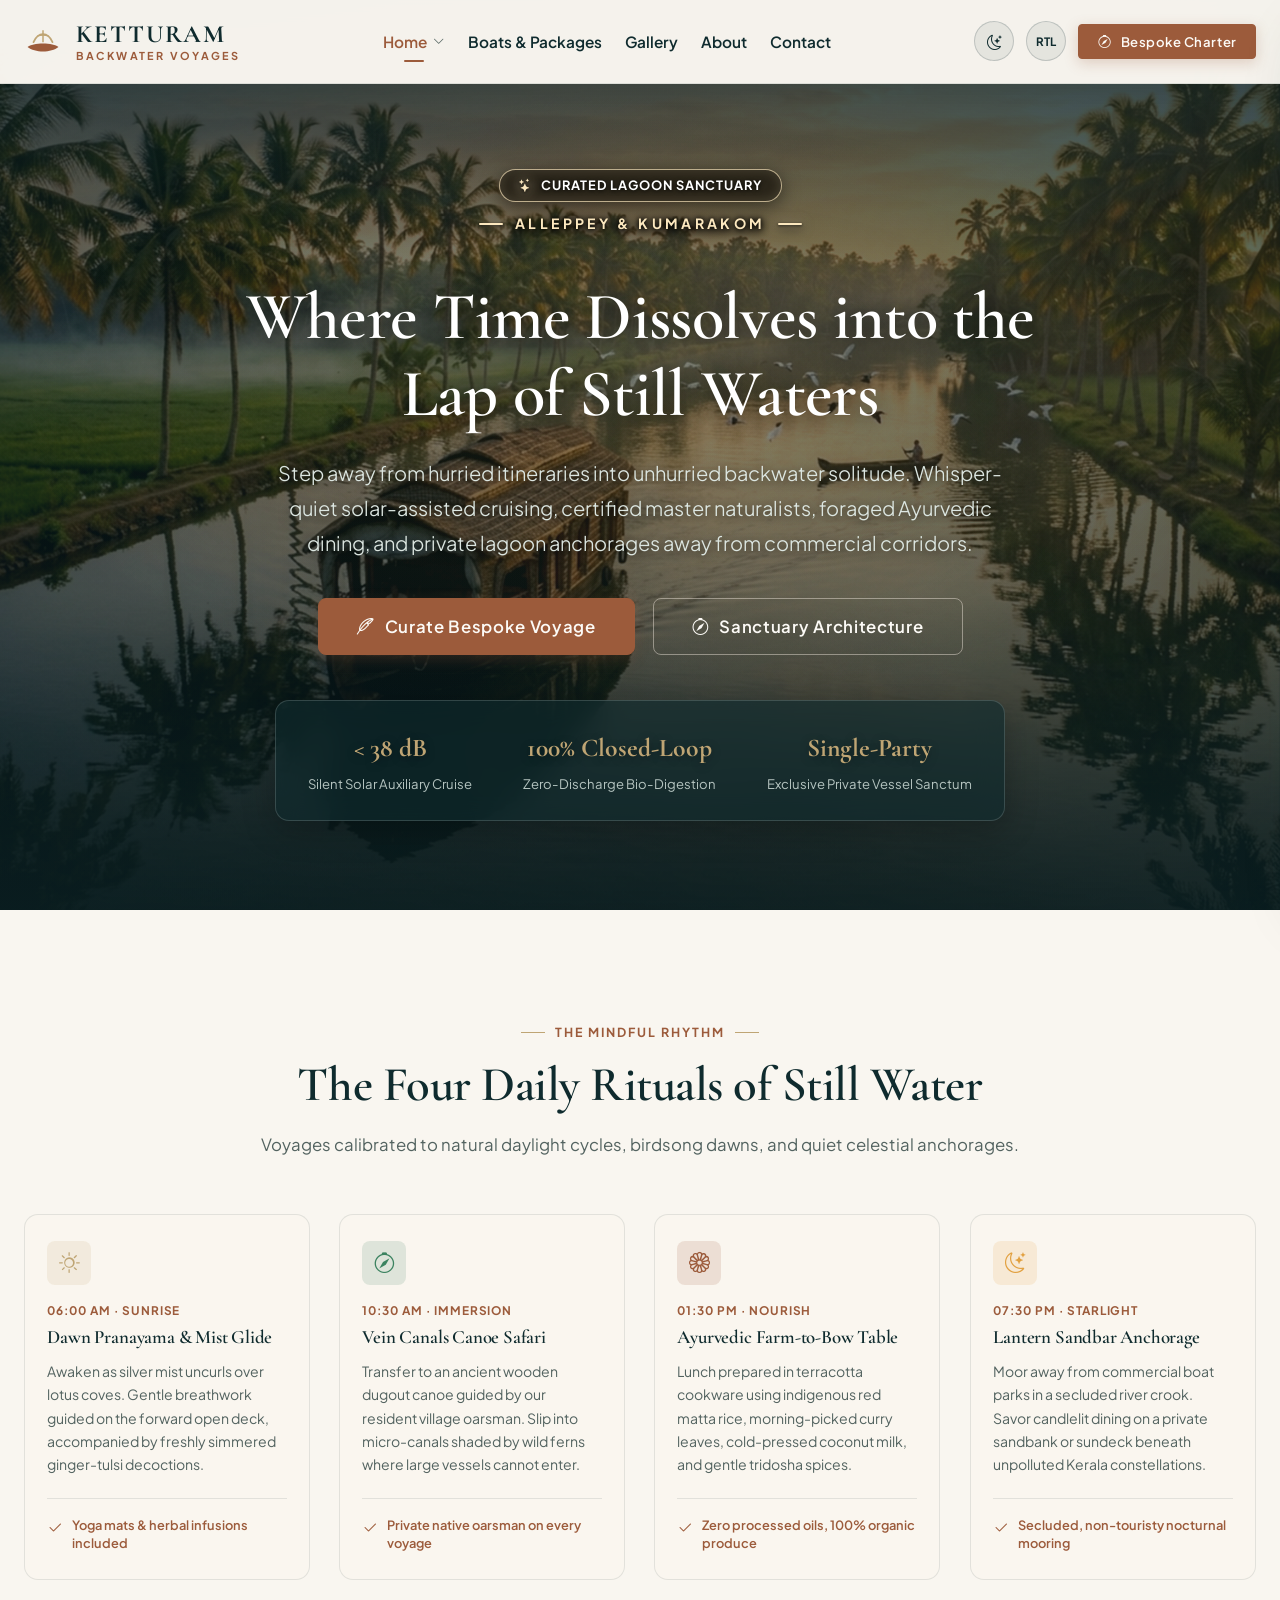
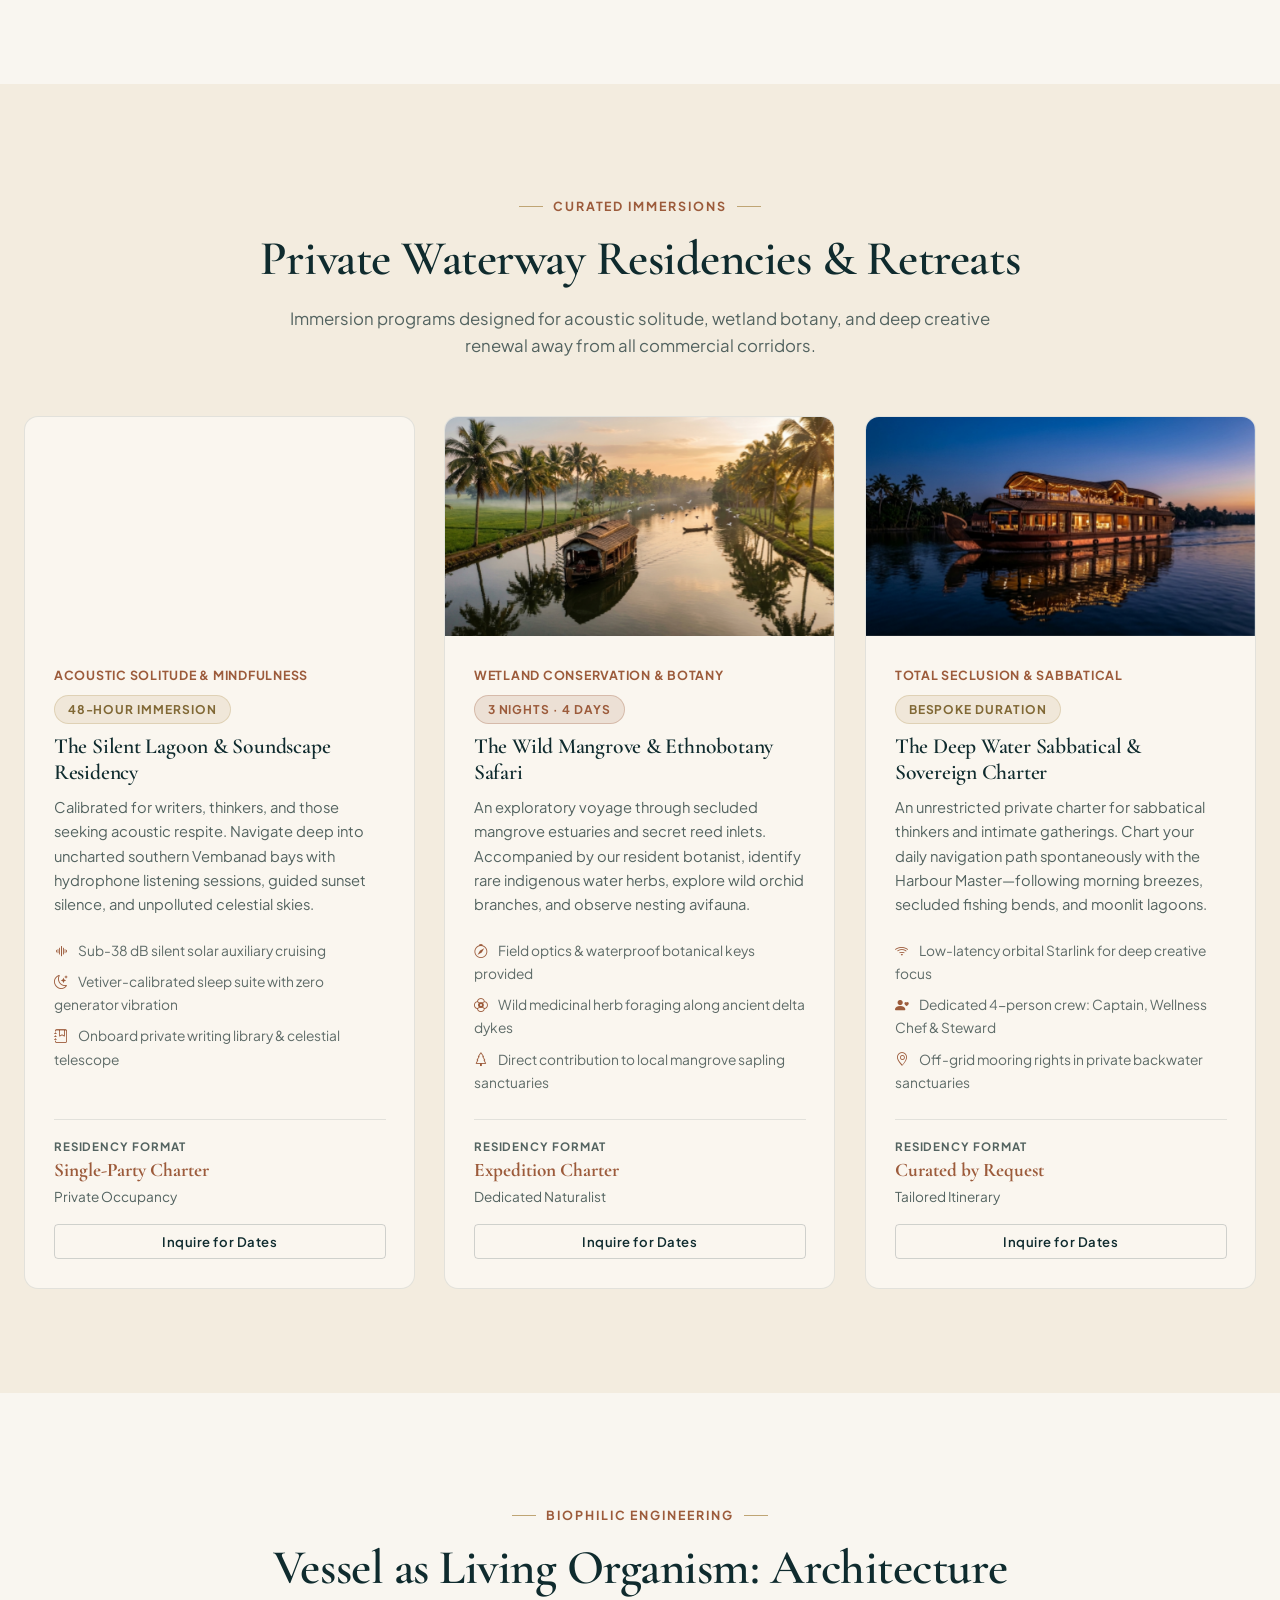
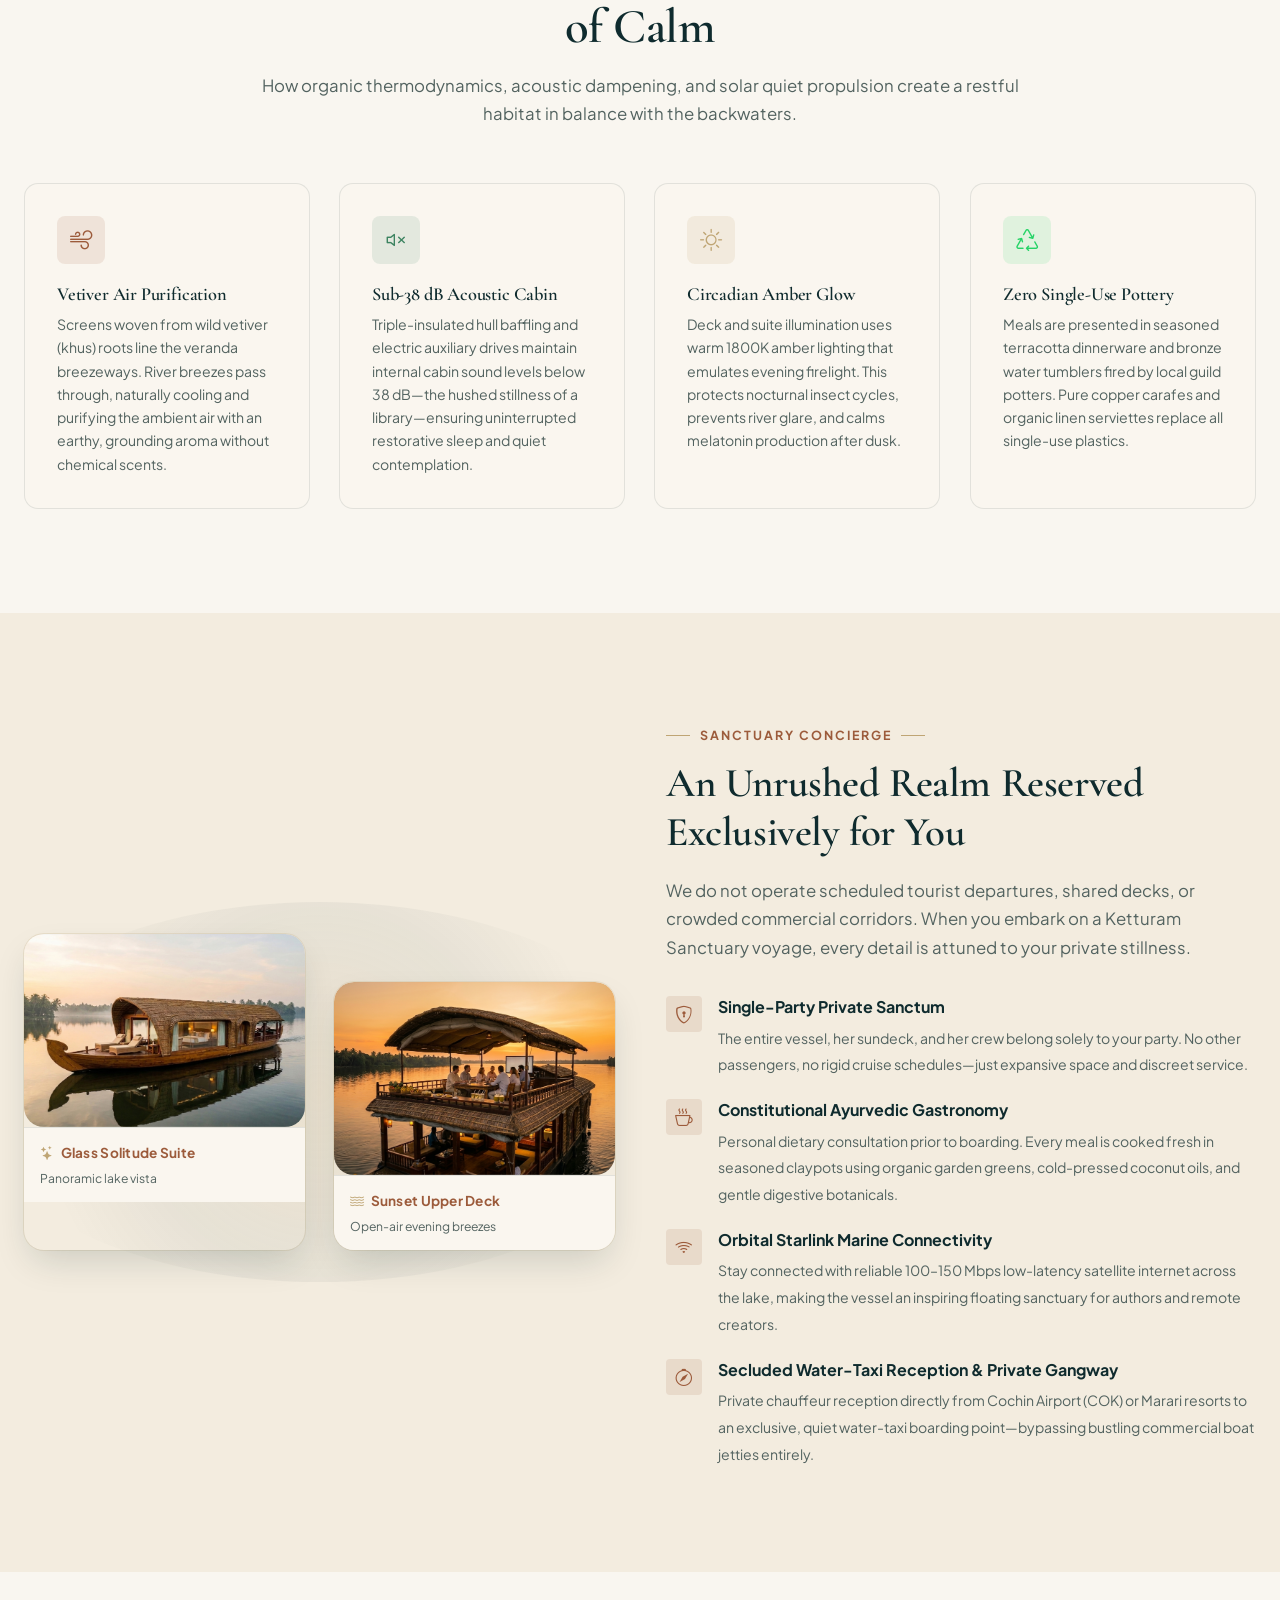
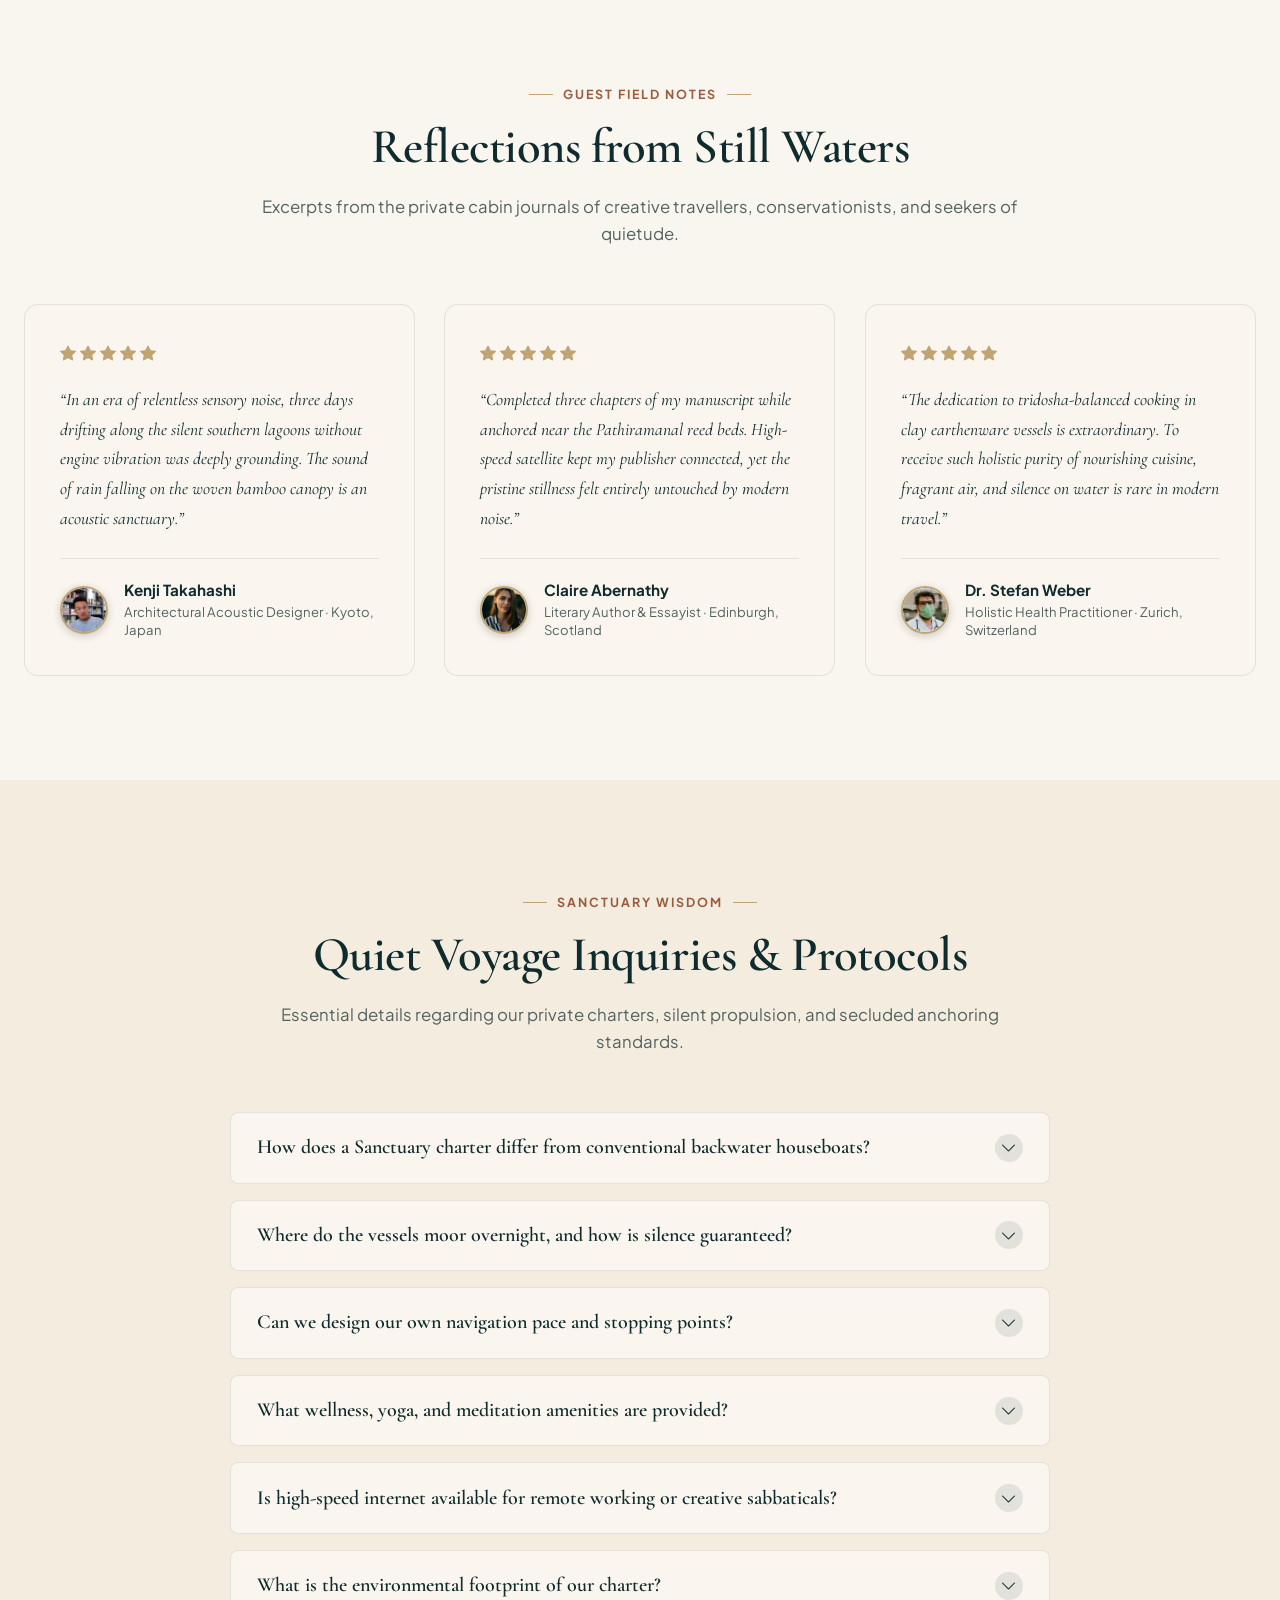
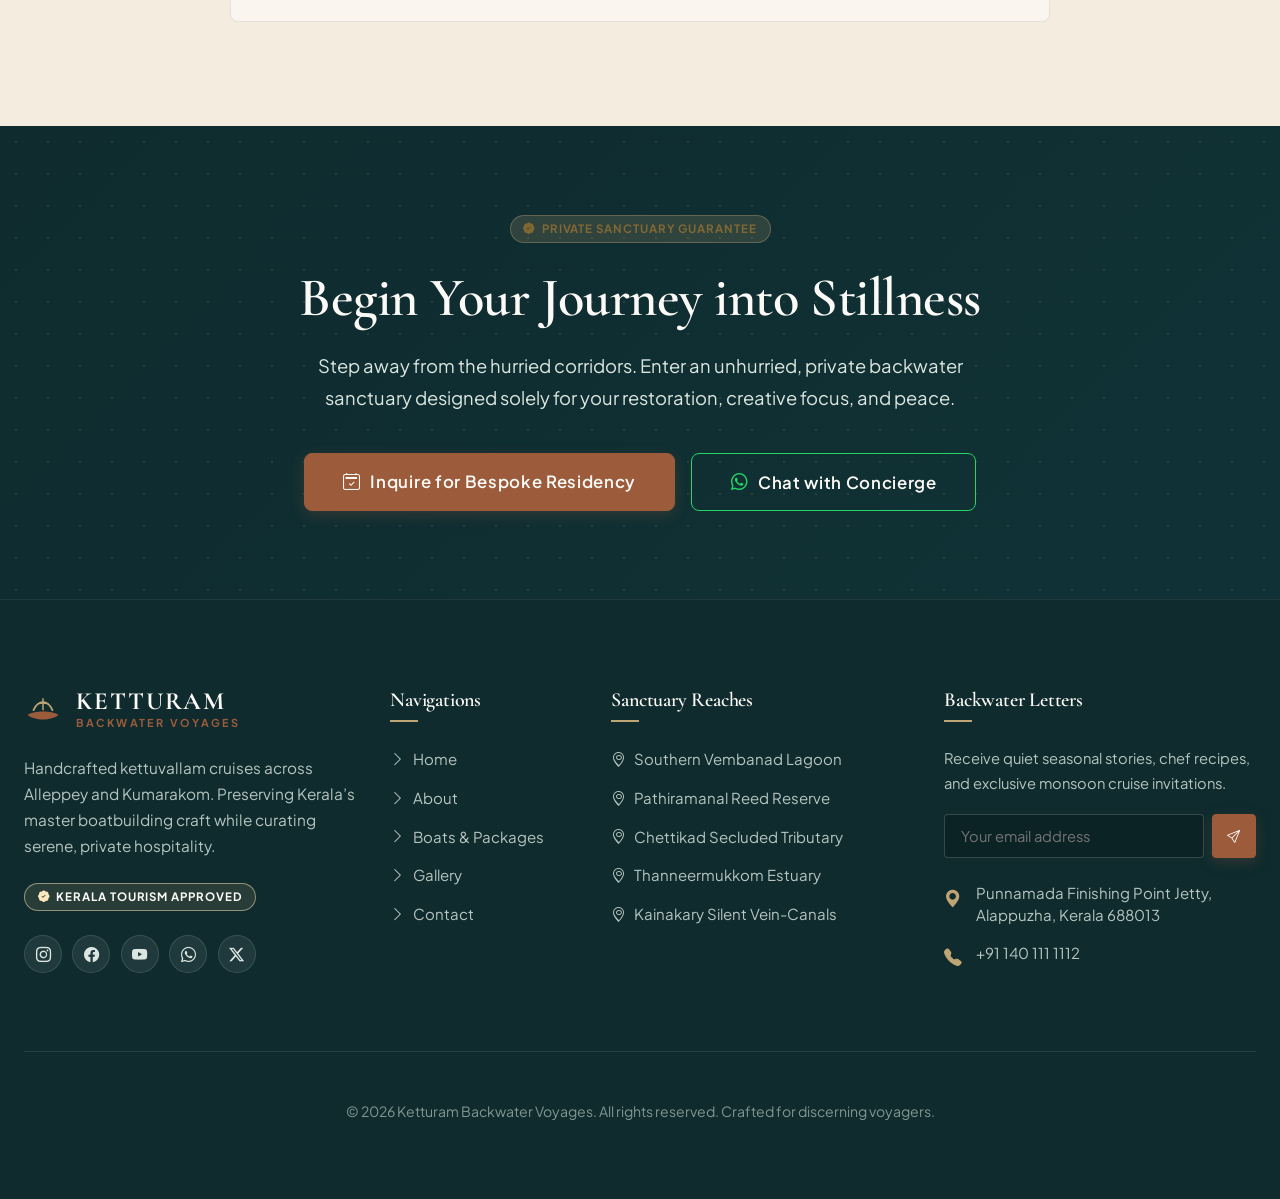
<file: index-2.html>
<!DOCTYPE html>
<html lang="en" dir="ltr" data-theme="light">
<head>
  <meta charset="UTF-8">
  <meta name="viewport" content="width=device-width, initial-scale=1.0">
  <title>Eco-Luxury Expeditions &amp; Private Lagoon Sanctuaries | Ketturam Kerala</title>
  <meta name="description" content="Immerse in the art of slow living across Kerala's secluded waterways. Solar-hybrid silent cruising, curated birding safaris, Ayurvedic wellness dining, and private lagoon anchorages.">
  <meta name="keywords" content="Kerala eco luxury cruise, silent houseboat Kerala, private backwater expedition, Ayurvedic wellness cruise, Vembanad birding safari, slow travel Alleppey">
  <meta name="theme-color" content="#0F2B2E">

  <!-- Open Graph -->
  <meta property="og:type" content="website">
  <meta property="og:title" content="Ketturam - Eco-Luxury Expeditions &amp; Private Lagoon Sanctuaries">
  <meta property="og:description" content="Bespoke, eco-conscious private charters through Kerala's secluded waterways. Whispering solar propulsion, organic farm tables, and private lagoon anchorages.">
  <meta property="og:image" content="assets/images/boats/kuttanad_premium_cruiser_4k.jpg">

  <!-- Bootstrap Icons CDN -->
  <link rel="stylesheet" href="https://cdn.jsdelivr.net/npm/bootstrap-icons@1.11.3/font/bootstrap-icons.min.css">

  <!-- Stylesheets -->
  <link rel="stylesheet" href="assets/css/style.css?v=3.1">
  <link rel="stylesheet" href="assets/css/components.css?v=3.1">
  <link rel="stylesheet" href="assets/css/responsive.css?v=3.1">

  <!-- Favicon SVG -->
  <link rel="icon" type="image/svg+xml" href="data:image/svg+xml,<svg xmlns='http://www.w3.org/2000/svg' viewBox='0 0 64 64'><path d='M6 42C18 52 46 52 58 42C50 34 14 34 6 42Z' fill='%239C5B3B'/><path d='M16 34C24 16 40 16 48 34' stroke='%23BFA574' stroke-width='3.5' stroke-linecap='round'/><path d='M32 14V34' stroke='%23BFA574' stroke-width='3'/><path d='M22 24C28 22 36 22 42 24' stroke='%23BFA574' stroke-width='2.5'/></svg>">
</head>
<body>

  <!-- ==========================================================================
       SITE HEADER / NAVBAR (Transparent to Frosted Glass on Scroll)
       ========================================================================== -->
  <header class="site-header" id="site-header">
    <div class="container navbar-wrapper">
      <!-- Brand Logo -->
      <a href="index.html" class="brand-logo" aria-label="Ketturam Backwater Voyages">
        <svg class="brand-icon" viewBox="0 0 64 64" fill="none" xmlns="http://www.w3.org/2000/svg" aria-hidden="true">
          <path d="M6 42C18 52 46 52 58 42C50 34 14 34 6 42Z" fill="currentColor"/>
          <path d="M16 34C24 16 40 16 48 34" stroke="var(--color-champagne-brass)" stroke-width="3" stroke-linecap="round"/>
          <path d="M32 14V34" stroke="var(--color-champagne-brass)" stroke-width="2.5"/>
          <path d="M22 24C28 22 36 22 42 24" stroke="var(--color-champagne-brass)" stroke-width="2"/>
        </svg>
        <span class="brand-name">
          <span class="brand-title">Ketturam</span>
          <span class="brand-tagline">Backwater Voyages</span>
        </span>
      </a>

      <!-- Desktop Navigation Menu -->
      <nav class="nav-menu" aria-label="Main Navigation">
        <div class="nav-item has-dropdown">
          <a href="javascript:void(0)" class="nav-link active has-dropdown-toggle" id="homeDropdownToggle" role="button" aria-expanded="false" aria-haspopup="true">
            <span>Home</span>
            <i class="bi bi-chevron-down dropdown-arrow"></i>
          </a>
          <ul class="nav-dropdown" aria-labelledby="homeDropdownToggle">
            <li>
              <a href="index.html" class="dropdown-item">
                <span class="dropdown-title">Classic Backwater Heritage</span>
              </a>
            </li>
            <li>
              <a href="index-2.html" class="dropdown-item active">
                <span class="dropdown-title">Luxury Sanctuary &amp; Eco-Cruises</span>
              </a>
            </li>
          </ul>
        </div>
        <a href="boats.html" class="nav-link">Boats &amp; Packages</a>
        <a href="gallery.html" class="nav-link">Gallery</a>
        <a href="about.html" class="nav-link">About</a>
        <a href="contact.html" class="nav-link">Contact</a>
      </nav>

      <!-- Action Controls: Theme Switcher, RTL Switcher, CTA Button -->
      <div class="header-actions">
        <!-- Theme Toggle Button -->
        <button class="action-icon-btn theme-toggle-btn" aria-label="Toggle Night Lagoon Theme" title="Switch Theme">
          <i class="bi bi-moon-stars"></i>
        </button>

        <!-- RTL Layout Toggle Button -->
        <button class="action-icon-btn rtl-toggle-btn" aria-label="Toggle RTL Direction" title="Switch RTL Layout">
          <span>RTL</span>
        </button>

        <!-- Primary Book Button -->
        <a href="contact.html" class="btn btn-primary btn-sm d-none d-md-inline-flex">
          <i class="bi bi-compass"></i>
          <span>Bespoke Charter</span>
        </a>

        <!-- Mobile Drawer Toggle -->
        <button class="mobile-toggle" aria-label="Open Mobile Menu" aria-expanded="false">
          <span></span>
          <span></span>
          <span></span>
        </button>
      </div>
    </div>
  </header>

  <!-- Mobile Navigation Drawer -->
  <aside class="mobile-drawer" id="mobile-drawer" aria-label="Mobile Navigation Drawer">
    <div>
      <div class="drawer-header">
        <a href="index.html" class="brand-logo" aria-label="Ketturam Backwater Voyages">
          <svg class="brand-icon" viewBox="0 0 64 64" fill="none" xmlns="http://www.w3.org/2000/svg" aria-hidden="true">
            <path d="M6 42C18 52 46 52 58 42C50 34 14 34 6 42Z" fill="currentColor"/>
            <path d="M16 34C24 16 40 16 48 34" stroke="var(--color-champagne-brass)" stroke-width="3" stroke-linecap="round"/>
            <path d="M32 14V34" stroke="var(--color-champagne-brass)" stroke-width="2.5"/>
            <path d="M22 24C28 22 36 22 42 24" stroke="var(--color-champagne-brass)" stroke-width="2"/>
          </svg>
          <span class="brand-name">
            <span class="brand-title">Ketturam</span>
            <span class="brand-tagline">Backwater Voyages</span>
          </span>
        </a>
        <button class="drawer-close" aria-label="Close Mobile Menu">
          <i class="bi bi-x-lg"></i>
        </button>
      </div>
      <ul class="drawer-menu">
        <li class="drawer-item has-drawer-dropdown open">
          <div class="drawer-link-row">
            <a href="index-2.html" class="drawer-link active">Home</a>
            <button class="drawer-dropdown-toggle" aria-label="Toggle Home Submenu" aria-expanded="true">
              <i class="bi bi-chevron-down"></i>
            </button>
          </div>
          <ul class="drawer-submenu">
            <li><a href="index.html" class="drawer-sublink">Classic Backwater Heritage</a></li>
            <li><a href="index-2.html" class="drawer-sublink active">Luxury Sanctuary &amp; Eco-Cruises</a></li>
          </ul>
        </li>
        <li><a href="boats.html" class="drawer-link">Boats &amp; Packages</a></li>
        <li><a href="gallery.html" class="drawer-link">Gallery</a></li>
        <li><a href="about.html" class="drawer-link">About</a></li>
        <li><a href="contact.html" class="drawer-link">Contact</a></li>
      </ul>
    </div>
    <div class="drawer-footer">
      <a href="contact.html" class="btn btn-primary" style="width: 100%;">
        <i class="bi bi-calendar2-check"></i> Book a Cruise
      </a>
    </div>
  </aside>
  <div class="mobile-overlay" id="mobile-overlay"></div>

  <!-- ==========================================================================
       HERO: THE SLOW LIVING SANCTUARY (Cinematic Full-Bleed 4K Aerial Odyssey)
       ========================================================================== -->
  <section class="hero-section hero-sanctuary" id="hero">
    <!-- Cinematic Full-Bleed 4K Background with Continuous Drone Drift Motion -->
    <div class="hero-bg">
      <img src="assets/images/packages/deep_water_odyssey_4k.jpg"
           alt="Breathtaking aerial drone view of traditional kettuvallam houseboats gliding silently along winding Kerala backwater canal in 4K"
           class="hero-sanctuary-bg-img"
           fetchpriority="high"
           loading="eager"
           decoding="async">
    </div>

    <!-- Atmospheric Deep Vignette Gradient Overlay -->
    <div class="hero-sanctuary-overlay"></div>

    <!-- Gentle Water Mist / Shimmer Layer -->
    <div class="hero-sanctuary-shimmer" aria-hidden="true"></div>

    <div class="container hero-content hero-sanctuary-content">
      <!-- Centered Eyebrow: Badge on top, Destination subtitle stacked directly below -->
      <div class="hero-sanctuary-eyebrow-wrap reveal">
        <span class="badge badge-brass hero-sanctuary-badge">
          <i class="bi bi-stars"></i> Curated Lagoon Sanctuary
        </span>
        <span class="hero-sanctuary-location">
          Alleppey &amp; Kumarakom
        </span>
      </div>

      <!-- Main Heading with High Contrast Shadow -->
      <h1 class="hero-title hero-sanctuary-title reveal reveal-delay-1">
        Where Time Dissolves into the Lap of Still Waters
      </h1>

      <!-- Description with Crisp Legibility -->
      <p class="hero-desc hero-sanctuary-desc reveal reveal-delay-2">
        Step away from hurried itineraries into unhurried backwater solitude. Whisper-quiet solar-assisted cruising, certified master naturalists, foraged Ayurvedic dining, and private lagoon anchorages away from commercial corridors.
      </p>

      <!-- Action Buttons Centered -->
      <div class="hero-actions hero-sanctuary-actions reveal reveal-delay-3">
        <a href="contact.html?type=bespoke" class="btn btn-primary btn-lg">
          <i class="bi bi-feather"></i>
          <span>Curate Bespoke Voyage</span>
        </a>
        <a href="#biophilic-craft" class="btn btn-outline-white btn-lg">
          <i class="bi bi-compass"></i>
          <span>Sanctuary Architecture</span>
        </a>
      </div>

      <!-- Distinct Sanctuary Credentials Strip Centered with Glass Styling -->
      <div class="hero-sanctuary-credentials reveal reveal-delay-4">
        <div class="hero-credential-col">
          <div class="hero-credential-stat">&lt; 38 dB</div>
          <span class="hero-credential-label">Silent Solar Auxiliary Cruise</span>
        </div>
        <div class="hero-credential-col">
          <div class="hero-credential-stat">100% Closed-Loop</div>
          <span class="hero-credential-label">Zero-Discharge Bio-Digestion</span>
        </div>
        <div class="hero-credential-col">
          <div class="hero-credential-stat">Single-Party</div>
          <span class="hero-credential-label">Exclusive Private Vessel Sanctum</span>
        </div>
      </div>
    </div>
  </section>

  <!-- ==========================================================================
       SECTION 1: THE FOUR RITUALS OF SLOW LIVING
       ========================================================================== -->
  <section class="section section-bg-surface" id="rituals">
    <div class="container">
      <div class="section-header reveal">
        <span class="eyebrow has-line">The Mindful Rhythm</span>
        <h2 class="section-title">The Four Daily Rituals of Still Water</h2>
        <p class="section-subtitle">
          Voyages calibrated to natural daylight cycles, birdsong dawns, and quiet celestial anchorages.
        </p>
      </div>

      <div class="grid grid-cols-1 md:grid-cols-2 lg:grid-cols-4">
        <!-- Ritual 1 -->
        <div class="card ritual-card reveal reveal-delay-1">
          <div class="ritual-card-body">
            <div class="ritual-card-icon icon-brass">
              <i class="bi bi-sun"></i>
            </div>
            <span class="ritual-card-time">06:00 AM · Sunrise</span>
            <h3 class="ritual-card-title">Dawn Pranayama &amp; Mist Glide</h3>
            <p class="ritual-card-desc">
              Awaken as silver mist uncurls over lotus coves. Gentle breathwork guided on the forward open deck, accompanied by freshly simmered ginger-tulsi decoctions.
            </p>
          </div>
          <div class="ritual-card-footer">
            <i class="bi bi-check2"></i>
            <span>Yoga mats &amp; herbal infusions included</span>
          </div>
        </div>

        <!-- Ritual 2 -->
        <div class="card ritual-card reveal reveal-delay-2">
          <div class="ritual-card-body">
            <div class="ritual-card-icon icon-moss">
              <i class="bi bi-compass"></i>
            </div>
            <span class="ritual-card-time">10:30 AM · Immersion</span>
            <h3 class="ritual-card-title">Vein Canals Canoe Safari</h3>
            <p class="ritual-card-desc">
              Transfer to an ancient wooden dugout canoe guided by our resident village oarsman. Slip into micro-canals shaded by wild ferns where large vessels cannot enter.
            </p>
          </div>
          <div class="ritual-card-footer">
            <i class="bi bi-check2"></i>
            <span>Private native oarsman on every voyage</span>
          </div>
        </div>

        <!-- Ritual 3 -->
        <div class="card ritual-card reveal reveal-delay-3">
          <div class="ritual-card-body">
            <div class="ritual-card-icon icon-teak">
              <i class="bi bi-flower1"></i>
            </div>
            <span class="ritual-card-time">01:30 PM · Nourish</span>
            <h3 class="ritual-card-title">Ayurvedic Farm-to-Bow Table</h3>
            <p class="ritual-card-desc">
              Lunch prepared in terracotta cookware using indigenous red matta rice, morning-picked curry leaves, cold-pressed coconut milk, and gentle tridosha spices.
            </p>
          </div>
          <div class="ritual-card-footer">
            <i class="bi bi-check2"></i>
            <span>Zero processed oils, 100% organic produce</span>
          </div>
        </div>

        <!-- Ritual 4 -->
        <div class="card ritual-card reveal reveal-delay-4">
          <div class="ritual-card-body">
            <div class="ritual-card-icon icon-amber">
              <i class="bi bi-moon-stars"></i>
            </div>
            <span class="ritual-card-time">07:30 PM · Starlight</span>
            <h3 class="ritual-card-title">Lantern Sandbar Anchorage</h3>
            <p class="ritual-card-desc">
              Moor away from commercial boat parks in a secluded river crook. Savor candlelit dining on a private sandbank or sundeck beneath unpolluted Kerala constellations.
            </p>
          </div>
          <div class="ritual-card-footer">
            <i class="bi bi-check2"></i>
            <span>Secluded, non-touristy nocturnal mooring</span>
          </div>
        </div>
      </div>
    </div>
  </section>

  <!-- ==========================================================================
       SECTION 2: BESPOKE WATERWAY RESIDENCIES
       ========================================================================== -->
  <section class="section" id="residencies">
    <div class="container">
      <div class="section-header reveal">
        <span class="eyebrow has-line">Curated Immersions</span>
        <h2 class="section-title">Private Waterway Residencies &amp; Retreats</h2>
        <p class="section-subtitle">
          Immersion programs designed for acoustic solitude, wetland botany, and deep creative renewal away from all commercial corridors.
        </p>
      </div>

      <div class="grid grid-cols-1 md:grid-cols-2 lg:grid-cols-3">
        <!-- Residency 1 -->
        <article class="card residency-card reveal reveal-delay-1">
          <div style="position: relative; aspect-ratio: 16 / 9; overflow: hidden;">
            <img src="assets/images/boats/kuttanad_premium_cruiser_4k.jpg"
                 alt="Silent solar cruiser gliding on secluded lagoon waters in 4K"
                 style="width: 100%; height: 100%; object-fit: cover; display: block;"
                 loading="lazy"
                 decoding="async">
          </div>
          <div class="residency-card-body">
            <div style="display: flex; align-items: center; justify-content: space-between; gap: 0.6rem; margin-bottom: 0.6rem; flex-wrap: wrap;">
              <span style="font-size: 0.78rem; color: var(--accent-primary); font-weight: 700; text-transform: uppercase; letter-spacing: 0.06em;">Acoustic Solitude &amp; Mindfulness</span>
              <span class="badge badge-brass" style="font-size: 0.75rem;">48-Hour Immersion</span>
            </div>
            <h3 style="font-size: 1.35rem; margin-bottom: 0.6rem; color: var(--text-heading);">The Silent Lagoon &amp; Soundscape Residency</h3>
            <p style="font-size: 0.92rem; color: var(--text-muted); line-height: 1.65; margin-bottom: 1.4rem;">
              Calibrated for writers, thinkers, and those seeking acoustic respite. Navigate deep into uncharted southern Vembanad bays with hydrophone listening sessions, guided sunset silence, and unpolluted celestial skies.
            </p>
            <ul style="display: flex; flex-direction: column; gap: 0.5rem; font-size: 0.86rem; color: var(--text-body); margin-bottom: 1.6rem;">
              <li><i class="bi bi-soundwave" style="color: var(--accent-primary); margin-inline-end: 0.5rem;"></i> Sub-38 dB silent solar auxiliary cruising</li>
              <li><i class="bi bi-moon-stars" style="color: var(--accent-primary); margin-inline-end: 0.5rem;"></i> Vetiver-calibrated sleep suite with zero generator vibration</li>
              <li><i class="bi bi-journal-bookmark" style="color: var(--accent-primary); margin-inline-end: 0.5rem;"></i> Onboard private writing library &amp; celestial telescope</li>
            </ul>
            <div class="residency-card-footer">
              <div class="residency-format-wrap">
                <span class="residency-format-label">Residency Format</span>
                <strong class="residency-format-title">Single-Party Charter</strong>
                <span class="residency-format-detail">Private Occupancy</span>
              </div>
              <a href="contact.html?retreat=soundscape" class="btn btn-outline btn-sm residency-card-btn">Inquire for Dates</a>
            </div>
          </div>
        </article>

        <!-- Residency 2 -->
        <article class="card residency-card reveal reveal-delay-2">
          <div style="position: relative; aspect-ratio: 16 / 9; overflow: hidden;">
            <img src="assets/images/packages/deep_water_odyssey_4k.jpg"
                 alt="Deep water ecological journey through mangrove estuaries in 4K"
                 style="width: 100%; height: 100%; object-fit: cover; display: block;"
                 loading="lazy"
                 decoding="async">
          </div>
          <div class="residency-card-body">
            <div style="display: flex; align-items: center; justify-content: space-between; gap: 0.6rem; margin-bottom: 0.6rem; flex-wrap: wrap;">
              <span style="font-size: 0.78rem; color: var(--accent-primary); font-weight: 700; text-transform: uppercase; letter-spacing: 0.06em;">Wetland Conservation &amp; Botany</span>
              <span class="badge badge-teak" style="font-size: 0.75rem;">3 Nights · 4 Days</span>
            </div>
            <h3 style="font-size: 1.35rem; margin-bottom: 0.6rem; color: var(--text-heading);">The Wild Mangrove &amp; Ethnobotany Safari</h3>
            <p style="font-size: 0.92rem; color: var(--text-muted); line-height: 1.65; margin-bottom: 1.4rem;">
              An exploratory voyage through secluded mangrove estuaries and secret reed inlets. Accompanied by our resident botanist, identify rare indigenous water herbs, explore wild orchid branches, and observe nesting avifauna.
            </p>
            <ul style="display: flex; flex-direction: column; gap: 0.5rem; font-size: 0.86rem; color: var(--text-body); margin-bottom: 1.6rem;">
              <li><i class="bi bi-compass" style="color: var(--accent-primary); margin-inline-end: 0.5rem;"></i> Field optics &amp; waterproof botanical keys provided</li>
              <li><i class="bi bi-flower2" style="color: var(--accent-primary); margin-inline-end: 0.5rem;"></i> Wild medicinal herb foraging along ancient delta dykes</li>
              <li><i class="bi bi-tree" style="color: var(--accent-primary); margin-inline-end: 0.5rem;"></i> Direct contribution to local mangrove sapling sanctuaries</li>
            </ul>
            <div class="residency-card-footer">
              <div class="residency-format-wrap">
                <span class="residency-format-label">Residency Format</span>
                <strong class="residency-format-title">Expedition Charter</strong>
                <span class="residency-format-detail">Dedicated Naturalist</span>
              </div>
              <a href="contact.html?retreat=ethnobotany" class="btn btn-outline btn-sm residency-card-btn">Inquire for Dates</a>
            </div>
          </div>
        </article>

        <!-- Residency 3 -->
        <article class="card residency-card reveal reveal-delay-3">
          <div style="position: relative; aspect-ratio: 16 / 9; overflow: hidden;">
            <img src="assets/images/boats/imperial_travancore_4k.jpg"
                 alt="Private sovereign charter vessel navigating still lagoons in 4K"
                 style="width: 100%; height: 100%; object-fit: cover; display: block;"
                 loading="lazy"
                 decoding="async">
          </div>
          <div class="residency-card-body">
            <div style="display: flex; align-items: center; justify-content: space-between; gap: 0.6rem; margin-bottom: 0.6rem; flex-wrap: wrap;">
              <span style="font-size: 0.78rem; color: var(--accent-primary); font-weight: 700; text-transform: uppercase; letter-spacing: 0.06em;">Total Seclusion &amp; Sabbatical</span>
              <span class="badge badge-brass" style="font-size: 0.75rem;">Bespoke Duration</span>
            </div>
            <h3 style="font-size: 1.35rem; margin-bottom: 0.6rem; color: var(--text-heading);">The Deep Water Sabbatical &amp; Sovereign Charter</h3>
            <p style="font-size: 0.92rem; color: var(--text-muted); line-height: 1.65; margin-bottom: 1.4rem;">
              An unrestricted private charter for sabbatical thinkers and intimate gatherings. Chart your daily navigation path spontaneously with the Harbour Master—following morning breezes, secluded fishing bends, and moonlit lagoons.
            </p>
            <ul style="display: flex; flex-direction: column; gap: 0.5rem; font-size: 0.86rem; color: var(--text-body); margin-bottom: 1.6rem;">
              <li><i class="bi bi-wifi" style="color: var(--accent-primary); margin-inline-end: 0.5rem;"></i> Low-latency orbital Starlink for deep creative focus</li>
              <li><i class="bi bi-person-heart" style="color: var(--accent-primary); margin-inline-end: 0.5rem;"></i> Dedicated 4-person crew: Captain, Wellness Chef &amp; Steward</li>
              <li><i class="bi bi-geo-alt" style="color: var(--accent-primary); margin-inline-end: 0.5rem;"></i> Off-grid mooring rights in private backwater sanctuaries</li>
            </ul>
            <div class="residency-card-footer">
              <div class="residency-format-wrap">
                <span class="residency-format-label">Residency Format</span>
                <strong class="residency-format-title">Curated by Request</strong>
                <span class="residency-format-detail">Tailored Itinerary</span>
              </div>
              <a href="contact.html?retreat=sabbatical" class="btn btn-outline btn-sm residency-card-btn">Inquire for Dates</a>
            </div>
          </div>
        </article>
      </div>
    </div>
  </section>

  <!-- ==========================================================================
       SECTION 3: BIOPHILIC LIVING ARCHITECTURE & NATURAL ENGINEERING
       ========================================================================== -->
  <section class="section section-bg-surface" id="biophilic-craft">
    <div class="container">
      <div class="section-header reveal">
        <span class="eyebrow has-line">Biophilic Engineering</span>
        <h2 class="section-title">Vessel as Living Organism: Architecture of Calm</h2>
        <p class="section-subtitle">
          How organic thermodynamics, acoustic dampening, and solar quiet propulsion create a restful habitat in balance with the backwaters.
        </p>
      </div>

      <div class="grid grid-cols-1 md:grid-cols-2 lg:grid-cols-4">
        <!-- Pillar 1 -->
        <div class="card reveal reveal-delay-1" style="padding: 2rem; background-color: var(--bg-card); border-radius: var(--radius-md);">
          <div style="width: 48px; height: 48px; border-radius: var(--radius-sm); background: rgba(156, 91, 59, 0.12); color: var(--accent-primary); display: flex; align-items: center; justify-content: center; font-size: 1.4rem; margin-bottom: 1.2rem;">
            <i class="bi bi-wind"></i>
          </div>
          <h3 style="font-size: 1.15rem; margin-bottom: 0.5rem; color: var(--text-heading);">Vetiver Air Purification</h3>
          <p style="font-size: 0.88rem; color: var(--text-muted); line-height: 1.65;">
            Screens woven from wild vetiver (khus) roots line the veranda breezeways. River breezes pass through, naturally cooling and purifying the ambient air with an earthy, grounding aroma without chemical scents.
          </p>
        </div>

        <!-- Pillar 2 -->
        <div class="card reveal reveal-delay-2" style="padding: 2rem; background-color: var(--bg-card); border-radius: var(--radius-md);">
          <div style="width: 48px; height: 48px; border-radius: var(--radius-sm); background: rgba(60, 131, 96, 0.12); color: #3C8360; display: flex; align-items: center; justify-content: center; font-size: 1.4rem; margin-bottom: 1.2rem;">
            <i class="bi bi-volume-mute"></i>
          </div>
          <h3 style="font-size: 1.15rem; margin-bottom: 0.5rem; color: var(--text-heading);">Sub-38 dB Acoustic Cabin</h3>
          <p style="font-size: 0.88rem; color: var(--text-muted); line-height: 1.65;">
            Triple-insulated hull baffling and electric auxiliary drives maintain internal cabin sound levels below 38 dB—the hushed stillness of a library—ensuring uninterrupted restorative sleep and quiet contemplation.
          </p>
        </div>

        <!-- Pillar 3 -->
        <div class="card reveal reveal-delay-3" style="padding: 2rem; background-color: var(--bg-card); border-radius: var(--radius-md);">
          <div style="width: 48px; height: 48px; border-radius: var(--radius-sm); background: rgba(191, 165, 116, 0.15); color: var(--color-champagne-brass); display: flex; align-items: center; justify-content: center; font-size: 1.4rem; margin-bottom: 1.2rem;">
            <i class="bi bi-brightness-high"></i>
          </div>
          <h3 style="font-size: 1.15rem; margin-bottom: 0.5rem; color: var(--text-heading);">Circadian Amber Glow</h3>
          <p style="font-size: 0.88rem; color: var(--text-muted); line-height: 1.65;">
            Deck and suite illumination uses warm 1800K amber lighting that emulates evening firelight. This protects nocturnal insect cycles, prevents river glare, and calms melatonin production after dusk.
          </p>
        </div>

        <!-- Pillar 4 -->
        <div class="card reveal reveal-delay-4" style="padding: 2rem; background-color: var(--bg-card); border-radius: var(--radius-md);">
          <div style="width: 48px; height: 48px; border-radius: var(--radius-sm); background: rgba(37, 211, 102, 0.12); color: #25D366; display: flex; align-items: center; justify-content: center; font-size: 1.4rem; margin-bottom: 1.2rem;">
            <i class="bi bi-recycle"></i>
          </div>
          <h3 style="font-size: 1.15rem; margin-bottom: 0.5rem; color: var(--text-heading);">Zero Single-Use Pottery</h3>
          <p style="font-size: 0.88rem; color: var(--text-muted); line-height: 1.65;">
            Meals are presented in seasoned terracotta dinnerware and bronze water tumblers fired by local guild potters. Pure copper carafes and organic linen serviettes replace all single-use plastics.
          </p>
        </div>
      </div>
    </div>
  </section>

  <!-- ==========================================================================
       SECTION 4: BESPOKE PRIVATE CHARTER PRIVILEGES
       ========================================================================== -->
  <section class="section" id="privileges">
    <div class="container">
      <div class="grid grid-cols-1 lg:grid-cols-12" style="gap: clamp(2rem, 4vw, 4rem); align-items: center;">
        <!-- Left: Animated Floating Image Duo -->
        <div class="lg:col-span-6 reveal">
          <div class="sanctuary-duo-wrapper">
            <!-- Left Card: Glass Solitude Suite (Floating Water Bob) -->
            <div class="sanctuary-duo-card card-left">
              <div class="sanctuary-duo-media">
                <img src="assets/images/boats/anamudi_grand_suite_4k.jpg"
                     alt="Anamudi Grand Suite glass bedroom overlooking Vembanad in 4K"
                     loading="lazy"
                     decoding="async">
              </div>
              <div class="sanctuary-duo-caption">
                <span class="sanctuary-duo-caption-badge">
                  <i class="bi bi-stars"></i> Glass Solitude Suite
                </span>
                <span class="sanctuary-duo-caption-sub">Panoramic lake vista</span>
              </div>
            </div>

            <!-- Right Card: Sunset Upper Deck (Counter-Phase Water Bob) -->
            <div class="sanctuary-duo-card card-right">
              <div class="sanctuary-duo-media">
                <img src="assets/images/gallery/teak_dining_salon_4k.jpg"
                     alt="Teak dining salon with open panoramic river breezes in 4K"
                     loading="lazy"
                     decoding="async">
              </div>
              <div class="sanctuary-duo-caption">
                <span class="sanctuary-duo-caption-badge">
                  <i class="bi bi-water"></i> Sunset Upper Deck
                </span>
                <span class="sanctuary-duo-caption-sub">Open-air evening breezes</span>
              </div>
            </div>
          </div>
        </div>

        <!-- Right: Privileges Checklist -->
        <div class="lg:col-span-6 reveal reveal-delay-1">
          <span class="eyebrow has-line eyebrow-start" style="margin-inline: 0; justify-content: flex-start; text-align: left;">Sanctuary Concierge</span>
          <h2 style="font-size: clamp(1.8rem, 3.2vw, 2.6rem); margin-bottom: 1.2rem; color: var(--text-heading);">
            An Unrushed Realm Reserved Exclusively for You
          </h2>
          <p style="font-size: 1.05rem; color: var(--text-muted); line-height: 1.7; margin-bottom: 2rem;">
            We do not operate scheduled tourist departures, shared decks, or crowded commercial corridors. When you embark on a Ketturam Sanctuary voyage, every detail is attuned to your private stillness.
          </p>

          <div style="display: flex; flex-direction: column; gap: 1.2rem;">
            <div style="display: flex; gap: 1rem; align-items: flex-start;">
              <div style="width: 36px; height: 36px; border-radius: var(--radius-xs); background: rgba(156, 91, 59, 0.12); color: var(--accent-primary); display: flex; align-items: center; justify-content: center; font-size: 1.1rem; flex-shrink: 0; margin-top: 2px;">
                <i class="bi bi-shield-lock"></i>
              </div>
              <div>
                <strong style="color: var(--text-heading); font-size: 1rem; display: block; margin-bottom: 0.2rem;">Single-Party Private Sanctum</strong>
                <span style="font-size: 0.88rem; color: var(--text-muted); line-height: 1.6;">The entire vessel, her sundeck, and her crew belong solely to your party. No other passengers, no rigid cruise schedules—just expansive space and discreet service.</span>
              </div>
            </div>

            <div style="display: flex; gap: 1rem; align-items: flex-start;">
              <div style="width: 36px; height: 36px; border-radius: var(--radius-xs); background: rgba(156, 91, 59, 0.12); color: var(--accent-primary); display: flex; align-items: center; justify-content: center; font-size: 1.1rem; flex-shrink: 0; margin-top: 2px;">
                <i class="bi bi-cup-hot"></i>
              </div>
              <div>
                <strong style="color: var(--text-heading); font-size: 1rem; display: block; margin-bottom: 0.2rem;">Constitutional Ayurvedic Gastronomy</strong>
                <span style="font-size: 0.88rem; color: var(--text-muted); line-height: 1.6;">Personal dietary consultation prior to boarding. Every meal is cooked fresh in seasoned claypots using organic garden greens, cold-pressed coconut oils, and gentle digestive botanicals.</span>
              </div>
            </div>

            <div style="display: flex; gap: 1rem; align-items: flex-start;">
              <div style="width: 36px; height: 36px; border-radius: var(--radius-xs); background: rgba(156, 91, 59, 0.12); color: var(--accent-primary); display: flex; align-items: center; justify-content: center; font-size: 1.1rem; flex-shrink: 0; margin-top: 2px;">
                <i class="bi bi-wifi"></i>
              </div>
              <div>
                <strong style="color: var(--text-heading); font-size: 1rem; display: block; margin-bottom: 0.2rem;">Orbital Starlink Marine Connectivity</strong>
                <span style="font-size: 0.88rem; color: var(--text-muted); line-height: 1.6;">Stay connected with reliable 100–150 Mbps low-latency satellite internet across the lake, making the vessel an inspiring floating sanctuary for authors and remote creators.</span>
              </div>
            </div>

            <div style="display: flex; gap: 1rem; align-items: flex-start;">
              <div style="width: 36px; height: 36px; border-radius: var(--radius-xs); background: rgba(156, 91, 59, 0.12); color: var(--accent-primary); display: flex; align-items: center; justify-content: center; font-size: 1.1rem; flex-shrink: 0; margin-top: 2px;">
                <i class="bi bi-compass"></i>
              </div>
              <div>
                <strong style="color: var(--text-heading); font-size: 1rem; display: block; margin-bottom: 0.2rem;">Secluded Water-Taxi Reception &amp; Private Gangway</strong>
                <span style="font-size: 0.88rem; color: var(--text-muted); line-height: 1.6;">Private chauffeur reception directly from Cochin Airport (COK) or Marari resorts to an exclusive, quiet water-taxi boarding point—bypassing bustling commercial boat jetties entirely.</span>
              </div>
            </div>
          </div>
        </div>
      </div>
    </div>
  </section>

  <!-- ==========================================================================
       SECTION 5: VOICES OF CONNOISSEURS (Guest Field Notes)
       ========================================================================== -->
  <section class="section section-bg-surface" id="voices">
    <div class="container">
      <div class="section-header reveal">
        <span class="eyebrow has-line">Guest Field Notes</span>
        <h2 class="section-title">Reflections from Still Waters</h2>
        <p class="section-subtitle">
          Excerpts from the private cabin journals of creative travellers, conservationists, and seekers of quietude.
        </p>
      </div>

      <div class="grid grid-cols-1 md:grid-cols-3">
        <!-- Review 1 -->
        <div class="card connoisseur-card reveal reveal-delay-1">
          <div class="connoisseur-body">
            <div class="connoisseur-stars">
              <i class="bi bi-star-fill"></i>
              <i class="bi bi-star-fill"></i>
              <i class="bi bi-star-fill"></i>
              <i class="bi bi-star-fill"></i>
              <i class="bi bi-star-fill"></i>
            </div>
            <p class="connoisseur-quote">
              “In an era of relentless sensory noise, three days drifting along the silent southern lagoons without engine vibration was deeply grounding. The sound of rain falling on the woven bamboo canopy is an acoustic sanctuary.”
            </p>
          </div>
          <div class="connoisseur-author">
            <img src="assets/images/avatars/kenji_takahashi.jpg"
                 onerror="this.onerror=null;this.src='https://images.unsplash.com/photo-1540569014015-19a7be504e3a?auto=format&fit=crop&w=400&h=400&q=90';"
                 alt="Kenji Takahashi, Architectural Acoustic Designer in Kyoto"
                 class="connoisseur-avatar"
                 loading="lazy"
                 decoding="async"
                 width="48"
                 height="48">
            <div class="connoisseur-info">
              <strong class="connoisseur-name">Kenji Takahashi</strong>
              <span class="connoisseur-meta">Architectural Acoustic Designer · Kyoto, Japan</span>
            </div>
          </div>
        </div>

        <!-- Review 2 -->
        <div class="card connoisseur-card reveal reveal-delay-2">
          <div class="connoisseur-body">
            <div class="connoisseur-stars">
              <i class="bi bi-star-fill"></i>
              <i class="bi bi-star-fill"></i>
              <i class="bi bi-star-fill"></i>
              <i class="bi bi-star-fill"></i>
              <i class="bi bi-star-fill"></i>
            </div>
            <p class="connoisseur-quote">
              “Completed three chapters of my manuscript while anchored near the Pathiramanal reed beds. High-speed satellite kept my publisher connected, yet the pristine stillness felt entirely untouched by modern noise.”
            </p>
          </div>
          <div class="connoisseur-author">
            <img src="assets/images/avatars/claire_abernathy.jpg"
                 onerror="this.onerror=null;this.src='https://images.unsplash.com/photo-1544005313-94ddf0286df2?auto=format&fit=crop&w=400&h=400&q=90';"
                 alt="Claire Abernathy, Literary Author and Essayist in Edinburgh"
                 class="connoisseur-avatar"
                 loading="lazy"
                 decoding="async"
                 width="48"
                 height="48">
            <div class="connoisseur-info">
              <strong class="connoisseur-name">Claire Abernathy</strong>
              <span class="connoisseur-meta">Literary Author &amp; Essayist · Edinburgh, Scotland</span>
            </div>
          </div>
        </div>

        <!-- Review 3 -->
        <div class="card connoisseur-card reveal reveal-delay-3">
          <div class="connoisseur-body">
            <div class="connoisseur-stars">
              <i class="bi bi-star-fill"></i>
              <i class="bi bi-star-fill"></i>
              <i class="bi bi-star-fill"></i>
              <i class="bi bi-star-fill"></i>
              <i class="bi bi-star-fill"></i>
            </div>
            <p class="connoisseur-quote">
              “The dedication to tridosha-balanced cooking in clay earthenware vessels is extraordinary. To receive such holistic purity of nourishing cuisine, fragrant air, and silence on water is rare in modern travel.”
            </p>
          </div>
          <div class="connoisseur-author">
            <img src="assets/images/avatars/dr_weber.jpg"
                 onerror="this.onerror=null;this.src='https://images.unsplash.com/photo-1582750433449-648ed127bb54?auto=format&fit=crop&w=400&h=400&q=90';"
                 alt="Dr. Stefan Weber, Holistic Health Practitioner in Zurich"
                 class="connoisseur-avatar"
                 loading="lazy"
                 decoding="async"
                 width="48"
                 height="48">
            <div class="connoisseur-info">
              <strong class="connoisseur-name">Dr. Stefan Weber</strong>
              <span class="connoisseur-meta">Holistic Health Practitioner · Zurich, Switzerland</span>
            </div>
          </div>
        </div>
      </div>
    </div>
  </section>

  <!-- ==========================================================================
       SECTION 6: SANCTUARY INQUIRIES & PROTOCOLS
       ========================================================================== -->
  <section class="section" id="expedition-faq">
    <div class="container" style="max-width: 900px;">
      <div class="section-header reveal">
        <span class="eyebrow has-line">Sanctuary Wisdom</span>
        <h2 class="section-title">Quiet Voyage Inquiries &amp; Protocols</h2>
        <p class="section-subtitle">
          Essential details regarding our private charters, silent propulsion, and secluded anchoring standards.
        </p>
      </div>

      <div class="accordion reveal">
        <!-- FAQ 1 -->
        <div class="accordion-item">
          <button class="accordion-header" aria-expanded="false">
            <span class="accordion-title">How does a Sanctuary charter differ from conventional backwater houseboats?</span>
            <span class="accordion-icon"><i class="bi bi-chevron-down"></i></span>
          </button>
          <div class="accordion-body">
            <p class="accordion-content">
              Conventional houseboats operate in dense diesel convoys along congested tourist channels and anchor together in crowded banks. Ketturam Sanctuary charters are 100% private, use solar-electric auxiliary systems for near-silent movement under 38 dB, anchor exclusively in isolated permits-only lagoons, and adhere to a zero-plastics, organic claypot culinary philosophy.
            </p>
          </div>
        </div>

        <!-- FAQ 2 -->
        <div class="accordion-item">
          <button class="accordion-header" aria-expanded="false">
            <span class="accordion-title">Where do the vessels moor overnight, and how is silence guaranteed?</span>
            <span class="accordion-icon"><i class="bi bi-chevron-down"></i></span>
          </button>
          <div class="accordion-body">
            <p class="accordion-content">
              Unlike commercial tourist boats that cluster in Punnamada jetty with noisy diesel generators running through the night, our vessels anchor in private, pre-arranged tranquil river crooks and calm lagoon corners. Overnight power is supplied by silent battery banks, ensuring uninterrupted silence under the starlight.
            </p>
          </div>
        </div>

        <!-- FAQ 3 -->
        <div class="accordion-item">
          <button class="accordion-header" aria-expanded="false">
            <span class="accordion-title">Can we design our own navigation pace and stopping points?</span>
            <span class="accordion-icon"><i class="bi bi-chevron-down"></i></span>
          </button>
          <div class="accordion-body">
            <p class="accordion-content">
              Absolutely. Prior to departure, our Master Captain reviews navigational charts with you to accommodate your preferences—whether you wish to anchor for hours near bird-nesting groves, take wooden canoe excursions into village micro-canals, or simply remain stationary in open breeze.
            </p>
          </div>
        </div>

        <!-- FAQ 4 -->
        <div class="accordion-item">
          <button class="accordion-header" aria-expanded="false">
            <span class="accordion-title">What wellness, yoga, and meditation amenities are provided?</span>
            <span class="accordion-icon"><i class="bi bi-chevron-down"></i></span>
          </button>
          <div class="accordion-body">
            <p class="accordion-content">
              Every charter includes hand-woven organic cotton mats for personal yoga and meditation. Upon request, we provide sunrise pranayama guidance, sound healing sessions with bronze bowls on the open bow, and fresh tridosha herbal infusions simmered live.
            </p>
          </div>
        </div>

        <!-- FAQ 5 -->
        <div class="accordion-item">
          <button class="accordion-header" aria-expanded="false">
            <span class="accordion-title">Is high-speed internet available for remote working or creative sabbaticals?</span>
            <span class="accordion-icon"><i class="bi bi-chevron-down"></i></span>
          </button>
          <div class="accordion-body">
            <p class="accordion-content">
              Yes. Our fleet is equipped with marine satellite Starlink receivers delivering steady 100–150 Mbps Wi-Fi across the open lake, making our vessels ideal for authors, researchers, and remote executives requiring uninterrupted connectivity.
            </p>
          </div>
        </div>

        <!-- FAQ 6 -->
        <div class="accordion-item">
          <button class="accordion-header" aria-expanded="false">
            <span class="accordion-title">What is the environmental footprint of our charter?</span>
            <span class="accordion-icon"><i class="bi bi-chevron-down"></i></span>
          </button>
          <div class="accordion-body">
            <p class="accordion-content">
              Zero untreated effluent enters the backwaters. All vessels are equipped with accredited multi-chamber microbial bio-digesters. We utilize rooftop solar auxiliary power to eliminate emissions in sensitive wetland zones and use 100% biodegradable and terracotta amenities.
            </p>
          </div>
        </div>
      </div>
    </div>
  </section>

  <!-- ==========================================================================
       SECTION 7: EXCLUSIVE CHARTER INVITATION CALL-TO-ACTION
       ========================================================================== -->
  <section class="section" style="background: linear-gradient(135deg, var(--color-lagoon-ink) 0%, #103236 100%); color: #FCFAF6; text-align: center; position: relative; overflow: hidden; padding-block: 5.5rem;">
    <div style="position: absolute; inset: 0; background-image: radial-gradient(rgba(191, 165, 116, 0.15) 1px, transparent 1px); background-size: 32px 32px; pointer-events: none;"></div>
    <div class="container" style="position: relative; z-index: 2; max-width: 840px;">
      <span class="badge badge-brass" style="margin-bottom: 1.4rem;">
        <i class="bi bi-patch-check-fill"></i> Private Sanctuary Guarantee
      </span>
      <h2 style="font-size: clamp(2.2rem, 4.5vw, 3.4rem); color: #FCFAF6; margin-bottom: 1.2rem; line-height: 1.2;">
        Begin Your Journey into Stillness
      </h2>
      <p style="font-size: 1.15rem; color: #DCE6E1; line-height: 1.75; margin-bottom: 2.4rem; max-width: 680px; margin-inline: auto;">
        Step away from the hurried corridors. Enter an unhurried, private backwater sanctuary designed solely for your restoration, creative focus, and peace.
      </p>
      <div class="cta-btn-group" style="display: flex; gap: 1rem; justify-content: center; flex-wrap: wrap;">
        <a href="contact.html?type=sanctuary" class="btn btn-primary btn-lg">
          <i class="bi bi-calendar2-check"></i> Inquire for Bespoke Residency
        </a>
        <a href="https://wa.me/919876598765" target="_blank" rel="noopener noreferrer" class="btn btn-whatsapp btn-lg btn-two-line">
          <i class="bi bi-whatsapp"></i>
          <span class="btn-text-stacked">
            <span>Chat with Concierge</span>
            <span class="btn-subtext"></span>
          </span>
        </a>
      </div>
    </div>
  </section>

  <!-- ==========================================================================
       SITE FOOTER
       ========================================================================== -->
  <footer class="site-footer">
    <div class="container">
      <div class="footer-top">
        <div class="footer-grid">
          <!-- Column 1: Brand & Story -->
          <div class="footer-brand">
            <a href="index.html" class="brand-logo" aria-label="Ketturam Backwater Voyages">
              <svg class="brand-icon" viewBox="0 0 64 64" fill="none" xmlns="http://www.w3.org/2000/svg" aria-hidden="true">
                <path d="M6 42C18 52 46 52 58 42C50 34 14 34 6 42Z" fill="currentColor"/>
                <path d="M16 34C24 16 40 16 48 34" stroke="var(--color-champagne-brass)" stroke-width="3" stroke-linecap="round"/>
                <path d="M32 14V34" stroke="var(--color-champagne-brass)" stroke-width="2.5"/>
                <path d="M22 24C28 22 36 22 42 24" stroke="var(--color-champagne-brass)" stroke-width="2"/>
              </svg>
              <span class="brand-name">
                <span class="brand-title">Ketturam</span>
                <span class="brand-tagline">Backwater Voyages</span>
              </span>
            </a>
            <p>
              Handcrafted kettuvallam cruises across Alleppey and Kumarakom. Preserving Kerala’s master boatbuilding craft while curating serene, private hospitality.
            </p>
            <div style="margin-top: 1.4rem;">
              <span class="badge badge-brass">
                <i class="bi bi-patch-check-fill"></i> Kerala Tourism Approved
              </span>
            </div>
            <div class="footer-social-wrap">
              <div class="social-links" aria-label="Social media channels">
                <a href="https://instagram.com" class="social-icon" target="_blank" rel="noopener noreferrer" aria-label="Follow Ketturam on Instagram" title="Instagram">
                  <i class="bi bi-instagram"></i>
                </a>
                <a href="https://facebook.com" class="social-icon" target="_blank" rel="noopener noreferrer" aria-label="Follow Ketturam on Facebook" title="Facebook">
                  <i class="bi bi-facebook"></i>
                </a>
                <a href="https://youtube.com" class="social-icon" target="_blank" rel="noopener noreferrer" aria-label="Watch cruise videos on YouTube" title="YouTube">
                  <i class="bi bi-youtube"></i>
                </a>
                <a href="https://wa.me/919876598765" class="social-icon" target="_blank" rel="noopener noreferrer" aria-label="Connect on WhatsApp" title="WhatsApp">
                  <i class="bi bi-whatsapp"></i>
                </a>
                <a href="https://twitter.com" class="social-icon" target="_blank" rel="noopener noreferrer" aria-label="Follow Ketturam on X" title="X (Twitter)">
                  <i class="bi bi-twitter-x"></i>
                </a>
              </div>
            </div>
          </div>

          <!-- Column 2: Quick Links -->
          <div>
            <h4 class="footer-heading">Navigations</h4>
            <ul class="footer-links">
              <li><a href="index.html" class="footer-link"><i class="bi bi-chevron-right"></i> Home</a></li>
              <li><a href="about.html" class="footer-link"><i class="bi bi-chevron-right"></i> About</a></li>
              <li><a href="boats.html" class="footer-link"><i class="bi bi-chevron-right"></i> Boats &amp; Packages</a></li>
              <li><a href="gallery.html" class="footer-link"><i class="bi bi-chevron-right"></i> Gallery</a></li>
              <li><a href="contact.html" class="footer-link"><i class="bi bi-chevron-right"></i> Contact</a></li>
            </ul>
          </div>

          <!-- Column 3: Sanctuary Reaches -->
          <div>
            <h4 class="footer-heading">Sanctuary Reaches</h4>
            <ul class="footer-links">
              <li><a href="contact.html?dest=southern-vembanad" class="footer-link"><i class="bi bi-geo-alt"></i> Southern Vembanad Lagoon</a></li>
              <li><a href="contact.html?dest=pathiramanal" class="footer-link"><i class="bi bi-geo-alt"></i> Pathiramanal Reed Reserve</a></li>
              <li><a href="contact.html?dest=chettikad" class="footer-link"><i class="bi bi-geo-alt"></i> Chettikad Secluded Tributary</a></li>
              <li><a href="contact.html?dest=thanneermukkom" class="footer-link"><i class="bi bi-geo-alt"></i> Thanneermukkom Estuary</a></li>
              <li><a href="contact.html?dest=kainakary" class="footer-link"><i class="bi bi-geo-alt"></i> Kainakary Silent Vein-Canals</a></li>
            </ul>
          </div>

          <!-- Column 4: Newsletter & Contact -->
          <div>
            <h4 class="footer-heading">Backwater Letters</h4>
            <p style="font-size: 0.92rem; color: #B6C5C1; margin-bottom: 1.2rem;">
              Receive quiet seasonal stories, chef recipes, and exclusive monsoon cruise invitations.
            </p>
            <form class="newsletter-form" style="display: flex; gap: 0.5rem; margin-bottom: 1.5rem; width: 100%; box-sizing: border-box;">
              <input type="email" placeholder="Your email address" required aria-label="Your email address"
                     style="height: 44px; padding-inline: 1rem; border-radius: var(--radius-xs); border: 1px solid rgba(220, 230, 225, 0.2); background: rgba(10, 30, 33, 0.6); color: #FCFAF6; flex: 1; min-width: 0; outline: none; box-sizing: border-box;">
              <button type="submit" class="btn btn-primary btn-sm" aria-label="Subscribe to newsletter" style="width: 44px; height: 44px; min-width: 44px; padding: 0; flex-shrink: 0; display: inline-flex; align-items: center; justify-content: center; border-radius: var(--radius-xs);">
                <i class="bi bi-send"></i>
              </button>
            </form>

            <div class="footer-contact-item">
              <i class="bi bi-geo-alt-fill"></i>
              <span>Punnamada Finishing Point Jetty,<br>Alappuzha, Kerala 688013</span>
            </div>
            <div class="footer-contact-item">
              <i class="bi bi-telephone-fill"></i>
              <span>+91 140 111 1112</span>
            </div>
          </div>
        </div>
      </div>

      <!-- Footer Bottom -->
      <div class="footer-bottom">
        <div>
          &copy; 2026 Ketturam Backwater Voyages. All rights reserved. Crafted for discerning voyagers.
        </div>
      </div>
    </div>
  </footer>

  <!-- Back to Top Button -->
  <button class="back-to-top" aria-label="Return to top of page">
    <i class="bi bi-arrow-up"></i>
  </button>

  <!-- Core Scripts -->
  <script src="assets/js/boats-data.js"></script>
  <script src="assets/js/main.js"></script>
</body>
</html>
</file>
<file: assets/css/style.css>
/* ==========================================================================
   KETTURAM BACKWATER CRUISES - LUXURY HOUSEBOAT BOOKING SERVICE
   Original CSS Design System & Theme Tokens
   Compliant with ThemeForest / TemplateMonster Commercial Standards
   ========================================================================== */

@import url('https://fonts.googleapis.com/css2?family=Cormorant+Garamond:ital,wght@0,400;0,500;0,600;0,700;1,400;1,600&family=Plus+Jakarta+Sans:wght@300;400;500;600;700&display=swap');

/* --------------------------------------------------------------------------
   1. DESIGN TOKENS (LIGHT & DARK / NIGHT LAGOON)
   -------------------------------------------------------------------------- */
:root {
  color-scheme: light;
  /* Exact Original Palette Requirements */
  --color-lagoon-ink: #0F2B2E;        /* primary dark, headings, footer */
  --color-lagoon-ink-rgb: 15, 43, 46;
  --color-monsoon-mist: #DCE6E1;      /* soft section backgrounds */
  --color-monsoon-mist-rgb: 220, 230, 225;
  --color-coir-linen: #F3ECDF;        /* main light background (warm, paper-like) */
  --color-coir-linen-rgb: 243, 236, 223;
  --color-teak-ember: #9C5B3B;        /* signature accent (buttons, links, highlights) */
  --color-teak-ember-rgb: 156, 91, 59;
  --color-lotus-dusk: #C99A98;        /* soft secondary accent (badges, hover tints) */
  --color-lotus-dusk-rgb: 201, 154, 152;
  --color-champagne-brass: #BFA574;   /* sparing fine details (dividers, icons, stars) */
  --color-champagne-brass-rgb: 191, 165, 116;
  --color-riverstone-grey: #5E6B68;   /* body text on light */
  --color-riverstone-grey-rgb: 94, 107, 104;
  --color-night-backwater: #0A1E21;   /* dark mode background */
  --color-night-backwater-rgb: 10, 30, 33;

  /* Semantic UI Tokens - Light Mode (Default) */
  --bg-body: var(--color-coir-linen);
  --bg-surface: #F9F6F0;              /* soft paper tint, not pure white */
  --bg-surface-elevated: #FCFAF6;
  --bg-card: #FAF6EF;
  --bg-muted: var(--color-monsoon-mist);
  --bg-overlay: rgba(15, 43, 46, 0.72);
  --bg-glass: rgba(243, 236, 223, 0.90);
  --bg-glass-nav: rgba(255, 255, 255, 0.98);

  --text-heading: var(--color-lagoon-ink);
  --text-body: var(--color-riverstone-grey);
  --text-muted: #536360;
  --text-inverse: #F3ECDF;
  --text-on-accent: #FCFAF6;

  --accent-primary: var(--color-teak-ember);
  --accent-primary-hover: #834B30;
  --accent-primary-active: #6E3D26;
  --accent-secondary: var(--color-lotus-dusk);
  --accent-secondary-tint: rgba(201, 154, 152, 0.16);
  --accent-brass: var(--color-champagne-brass);
  --accent-brass-tint: rgba(191, 165, 116, 0.18);

  --border-light: rgba(15, 43, 46, 0.10);
  --border-medium: rgba(15, 43, 46, 0.18);
  --border-strong: rgba(15, 43, 46, 0.32);
  --border-accent: rgba(156, 91, 59, 0.35);

  --shadow-sm: 0 2px 10px rgba(15, 43, 46, 0.05);
  --shadow-md: 0 8px 24px -4px rgba(15, 43, 46, 0.08);
  --shadow-lg: 0 16px 40px -8px rgba(15, 43, 46, 0.12);
  --shadow-xl: 0 24px 60px -12px rgba(15, 43, 46, 0.18);

  /* Typography */
  --font-serif: 'Cormorant Garamond', Georgia, serif;
  --font-sans: 'Plus Jakarta Sans', -apple-system, BlinkMacSystemFont, 'Segoe UI', Roboto, sans-serif;

  /* Layout & Spacing */
  --container-max: 1320px;
  --nav-height: 84px;
  --radius-xs: 4px;
  --radius-sm: 8px;
  --radius-md: 14px;
  --radius-lg: 20px;
  --radius-full: 9999px;

  /* Transitions */
  --transition-fast: 0.18s cubic-bezier(0.16, 1, 0.3, 1);
  --transition-normal: 0.35s cubic-bezier(0.16, 1, 0.3, 1);
  --transition-slow: 0.65s cubic-bezier(0.16, 1, 0.3, 1);
}

/* --------------------------------------------------------------------------
   DARK MODE ("NIGHT LAGOON")
   Warm copper highlights, deep teal-black water surfaces, atmospheric contrast
   -------------------------------------------------------------------------- */
[data-theme="dark"] {
  color-scheme: dark;
  --bg-body: var(--color-night-backwater);
  --bg-surface: #102629;
  --bg-surface-elevated: #163337;
  --bg-card: #122B2F;
  --bg-muted: #183C40;
  --bg-overlay: rgba(5, 16, 18, 0.88);
  --bg-glass: rgba(10, 30, 33, 0.90);
  --bg-glass-nav: rgba(10, 30, 33, 0.97);

  --text-heading: #F3ECDF;
  --text-body: #B6C5C1;
  --text-muted: #A3B5B1;
  --text-inverse: #0F2B2E;
  --text-on-accent: #FFFFFF;

  --accent-primary: #B26A47;         /* warmer glowing teak in dark water */
  --accent-primary-hover: #C57B56;
  --accent-primary-active: #A25B39;
  --accent-secondary: #D4A8A6;
  --accent-secondary-tint: rgba(212, 168, 166, 0.15);
  --accent-brass: #D4BE92;
  --accent-brass-tint: rgba(212, 190, 146, 0.18);

  --border-light: rgba(220, 230, 225, 0.08);
  --border-medium: rgba(220, 230, 225, 0.16);
  --border-strong: rgba(220, 230, 225, 0.28);
  --border-accent: rgba(178, 106, 71, 0.40);

  --shadow-sm: 0 2px 10px rgba(0, 0, 0, 0.3);
  --shadow-md: 0 8px 24px -4px rgba(0, 0, 0, 0.45);
  --shadow-lg: 0 16px 40px -8px rgba(0, 0, 0, 0.6);
  --shadow-xl: 0 24px 60px -12px rgba(0, 0, 0, 0.75);
}

/* --------------------------------------------------------------------------
   2. GLOBAL RESET & BASE
   -------------------------------------------------------------------------- */
*, *::before, *::after {
  box-sizing: border-box;
  margin: 0;
  padding: 0;
}

html {
  font-size: 16px;
  scroll-behavior: smooth;
  -webkit-text-size-adjust: 100%;
  max-width: 100%;
  overflow-x: hidden;
}

body {
  font-family: var(--font-sans);
  background-color: var(--bg-body);
  color: var(--text-body);
  line-height: 1.68;
  font-weight: 400;
  overflow-x: hidden;
  max-width: 100%;
  width: 100%;
  transition: background-color var(--transition-normal), color var(--transition-normal);
  text-rendering: optimizeLegibility;
  -webkit-font-smoothing: antialiased;
}

/* Word Wrapping to Prevent Any Text Overflow */
h1, h2, h3, h4, h5, h6, p, span, a, label, li, td, th {
  overflow-wrap: break-word;
  word-wrap: break-word;
}

/* RTL Layout Compatibility & Bidirectional Typography Fidelity */
[dir="rtl"] {
  text-align: right;
  direction: rtl;
}

/* Ensure punctuation marks (. ? ! : ; etc.) consistently stay on the RIGHT of text in RTL mode */
[dir="rtl"] p,
[dir="rtl"] h1,
[dir="rtl"] h2,
[dir="rtl"] h3,
[dir="rtl"] h4,
[dir="rtl"] h5,
[dir="rtl"] h6,
[dir="rtl"] li,
[dir="rtl"] blockquote,
[dir="rtl"] q,
[dir="rtl"] cite,
[dir="rtl"] .section-title,
[dir="rtl"] .section-subtitle,
[dir="rtl"] .eyebrow,
[dir="rtl"] .hero-title,
[dir="rtl"] .hero-desc,
[dir="rtl"] .hero-subtitle,
[dir="rtl"] .card-title,
[dir="rtl"] .card-desc,
[dir="rtl"] .accordion-title,
[dir="rtl"] .accordion-content,
[dir="rtl"] .accordion-body,
[dir="rtl"] .accordion-body p,
[dir="rtl"] .timeline-title,
[dir="rtl"] .timeline-desc,
[dir="rtl"] .timeline-time,
[dir="rtl"] .timeline-card p,
[dir="rtl"] .boat-card-title,
[dir="rtl"] .boat-card-desc,
[dir="rtl"] .destination-card-title,
[dir="rtl"] .destination-card-desc,
[dir="rtl"] .feature-title,
[dir="rtl"] .feature-desc,
[dir="rtl"] .testimonial-text,
[dir="rtl"] .testimonial-quote,
[dir="rtl"] .testimonial-author,
[dir="rtl"] .testimonial-route,
[dir="rtl"] .package-title,
[dir="rtl"] .package-desc,
[dir="rtl"] .package-card p,
[dir="rtl"] .inclusion-item,
[dir="rtl"] .footer-brand p,
[dir="rtl"] .footer-desc,
[dir="rtl"] .footer-heading,
[dir="rtl"] .footer-contact-item,
[dir="rtl"] .footer-contact-item span,
[dir="rtl"] .copyright-text,
[dir="rtl"] .toast-title,
[dir="rtl"] .toast-text,
[dir="rtl"] .modal-title,
[dir="rtl"] .modal-desc,
[dir="rtl"] .modal-body,
[dir="rtl"] .modal-body p,
[dir="rtl"] .form-label,
[dir="rtl"] .input-hint {
  text-align: right;
  direction: ltr;
  unicode-bidi: isolate;
}

[dir="rtl"] .boat-spec-val,
[dir="rtl"] .boat-spec-lbl {
  text-align: center;
  direction: ltr;
  unicode-bidi: isolate;
}

/* Explicitly preserve center alignment for centered sections in RTL */
[dir="rtl"] .text-center,
[dir="rtl"] .text-center p,
[dir="rtl"] .text-center h1,
[dir="rtl"] .text-center h2,
[dir="rtl"] .text-center h3,
[dir="rtl"] .text-center h4,
[dir="rtl"] .text-center .section-title,
[dir="rtl"] .text-center .section-subtitle,
[dir="rtl"] .text-center .hero-desc,
[dir="rtl"] .section-header.text-center,
[dir="rtl"] .section-header.text-center *,
[dir="rtl"] .footer-bottom,
[dir="rtl"] .footer-bottom p,
[dir="rtl"] .footer-bottom .copyright-text {
  text-align: center !important;
}

/* Preserve inline flow & prevent number/bracket/phone inversion in RTL */
[dir="rtl"] .badge,
[dir="rtl"] .boat-card-rating,
[dir="rtl"] .boat-card-rating-inline,
[dir="rtl"] .boat-price,
[dir="rtl"] .boat-price-block,
[dir="rtl"] .boat-price-wrap,
[dir="rtl"] .package-price,
[dir="rtl"] .package-price span,
[dir="rtl"] .tel-link,
[dir="rtl"] .price-val,
[dir="rtl"] .review-count {
  direction: ltr;
  unicode-bidi: isolate;
  display: inline-flex;
  align-items: center;
}

/* 4K High-DPI Image Rendering, Anti-Aliasing & Jitter Prevention */
img, svg, picture, video {
  max-width: 100%;
  height: auto;
  display: block;
  image-rendering: -webkit-optimize-contrast;
  image-rendering: crisp-edges;
  backface-visibility: hidden;
  -webkit-backface-visibility: hidden;
}

a {
  color: var(--accent-primary);
  text-decoration: none;
  transition: color var(--transition-fast);
}

a:hover {
  color: var(--accent-primary-hover);
}

button, input, select, textarea {
  font-family: inherit;
  font-size: inherit;
  color: inherit;
  max-width: 100%;
}

button {
  cursor: pointer;
  border: none;
  background: none;
}

ul, ol {
  list-style: none;
}

/* --------------------------------------------------------------------------
   3. TYPOGRAPHY
   -------------------------------------------------------------------------- */
h1, h2, h3, h4, h5, h6,
.font-serif {
  font-family: var(--font-serif);
  color: var(--text-heading);
  font-weight: 600;
  line-height: 1.2;
  letter-spacing: -0.01em;
  transition: color var(--transition-normal);
}

h1 {
  font-size: clamp(1.85rem, 5vw, 4.2rem);
  font-weight: 600;
}

h2 {
  font-size: clamp(1.6rem, 3.8vw, 3.2rem);
  font-weight: 600;
}

h3 {
  font-size: clamp(1.25rem, 2.4vw, 1.9rem);
  font-weight: 600;
}

h4 {
  font-size: clamp(1.1rem, 2vw, 1.35rem);
  font-weight: 600;
}

h5 {
  font-size: 1.15rem;
  font-weight: 600;
}

p {
  margin-bottom: 1rem;
}

p:last-child {
  margin-bottom: 0;
}

.text-lead {
  font-size: clamp(1rem, 1.8vw, 1.18rem);
  line-height: 1.75;
  color: var(--text-body);
}

.eyebrow {
  display: inline-flex;
  align-items: center;
  justify-content: center;
  text-align: center;
  margin-inline: auto;
  gap: 0.6rem;
  font-family: var(--font-sans);
  font-size: 0.78rem;
  font-weight: 700;
  letter-spacing: 0.16em;
  text-transform: uppercase;
  color: var(--accent-primary);
  margin-bottom: 0.85rem;
  flex-wrap: wrap;
}

.eyebrow::before,
.eyebrow.has-line::after {
  content: '';
  display: inline-block;
  width: 24px;
  height: 1.5px;
  background-color: var(--accent-brass);
}

.card .eyebrow,
.eyebrow-start {
  margin-inline: 0 !important;
  justify-content: flex-start !important;
  text-align: start !important;
}

[dir="rtl"] .card .eyebrow,
[dir="rtl"] .eyebrow-start {
  margin-inline: 0 !important;
  justify-content: flex-start !important;
  text-align: right !important;
}

[dir="rtl"] .eyebrow::before,
[dir="rtl"] .eyebrow.has-line::after {
  transform: scaleX(-1);
}

.section-header {
  max-width: 780px;
  margin-inline: auto;
  text-align: center;
  margin-bottom: 3.5rem;
  padding-inline: 0.5rem;
}

.section-header.text-start {
  text-align: center;
  margin-inline: auto;
}

.section-title {
  margin-bottom: 1rem;
  text-align: center;
}

.section-subtitle {
  color: var(--text-muted);
  font-size: clamp(0.92rem, 1.5vw, 1.05rem);
  line-height: 1.65;
  text-align: center;
  margin-inline: auto;
}

/* --------------------------------------------------------------------------
   4. LAYOUT & CONTAINERS
   -------------------------------------------------------------------------- */
.container {
  width: 100%;
  max-width: var(--container-max);
  margin-inline: auto;
  padding-inline: 1.5rem;
}

.container-fluid {
  width: 100%;
  padding-inline: 1.5rem;
}

.section {
  padding-block: 6.5rem;
  position: relative;
  overflow: hidden;
}

.section-sm {
  padding-block: 4rem;
  position: relative;
  overflow: hidden;
}

.section-bg-muted {
  background-color: var(--bg-muted);
}

.section-bg-surface {
  background-color: var(--bg-surface);
}

.section-dark,
.section-bg-dark {
  background-color: var(--color-lagoon-ink) !important;
  color: var(--color-coir-linen);
}

.section-dark h1,
.section-dark h2,
.section-dark h3,
.section-dark h4,
.section-bg-dark h1,
.section-bg-dark h2,
.section-bg-dark h3,
.section-bg-dark h4 {
  color: var(--color-coir-linen);
}

.section-dark .section-subtitle,
.section-dark p,
.section-bg-dark .section-subtitle,
.section-bg-dark p {
  color: #DCE6E1;
}

/* Statistics & Counter Numbers Component */
.counter-number {
  font-family: var(--font-serif);
  font-weight: 700;
  line-height: 1;
  font-feature-settings: "tnum";
  font-variant-numeric: tabular-nums;
  color: var(--color-lagoon-ink);
  transition: color var(--transition-fast);
}

[data-theme="dark"] .counter-number,
.section-dark .counter-number,
.section-bg-dark .counter-number {
  color: #E5C583 !important;
  text-shadow: 0 2px 10px rgba(0, 0, 0, 0.35);
}

.stat-label {
  font-size: clamp(0.75rem, 1.2vw, 0.85rem);
  text-transform: uppercase;
  letter-spacing: 0.14em;
  font-weight: 600;
  margin-top: 0.7rem;
  color: var(--text-muted);
}

.section-dark .stat-label,
.section-bg-dark .stat-label {
  color: #DCE6E1 !important;
}

/* CTA Banners */
.section-cta-banner {
  background: linear-gradient(135deg, var(--color-lagoon-ink) 0%, #153B3F 100%) !important;
  background-color: var(--color-lagoon-ink) !important;
  color: #FCFAF6 !important;
}

.section-cta-banner h2 {
  color: #FFFFFF !important;
}

.section-cta-banner p {
  color: #E0EBE6 !important;
}

/* Display Utilities */
.d-none { display: none !important; }
.d-block { display: block !important; }
.d-flex { display: flex !important; }
.d-inline-flex { display: inline-flex !important; }

@media (min-width: 768px) {
  .d-md-none { display: none !important; }
  .d-md-block { display: block !important; }
  .d-md-flex { display: flex !important; }
  .d-md-inline-flex { display: inline-flex !important; }
}

@media (min-width: 992px) {
  .d-lg-none { display: none !important; }
  .d-lg-block { display: block !important; }
  .d-lg-flex { display: flex !important; }
  .d-lg-inline-flex { display: inline-flex !important; }
}

/* Water wave transition divider between sections */
.wave-divider {
  width: 100%;
  overflow: hidden;
  line-height: 0;
  position: absolute;
  left: 0;
  right: 0;
  z-index: 2;
  pointer-events: none;
}

.wave-divider svg {
  position: relative;
  display: block;
  width: calc(100% + 1.3px);
  height: 48px;
}

.wave-divider.top {
  top: 0;
  transform: translateY(-98%);
}

.wave-divider.bottom {
  bottom: 0;
  transform: translateY(98%);
}

.wave-divider path {
  fill: currentColor;
}

/* --------------------------------------------------------------------------
   5. HEADER & NAVBAR (Sticky Frosted Glass Navigation)
   -------------------------------------------------------------------------- */
.site-header {
  position: fixed;
  top: 0;
  left: 0;
  right: 0;
  z-index: 1000;
  width: 100%;
  height: var(--nav-height);
  display: flex;
  align-items: center;
  background-color: var(--bg-surface);
  background: rgba(249, 246, 240, 0.98);
  backdrop-filter: blur(20px);
  -webkit-backdrop-filter: blur(20px);
  border-bottom: 1px solid rgba(15, 43, 46, 0.10);
  box-shadow: 0 4px 20px rgba(15, 43, 46, 0.06);
  transition: background-color var(--transition-normal),
              box-shadow var(--transition-normal),
              backdrop-filter var(--transition-normal),
              height var(--transition-normal),
              border-color var(--transition-normal);
}

[data-theme="dark"] .site-header {
  background-color: var(--color-night-backwater);
  background: rgba(10, 30, 33, 0.98);
  border-bottom: 1px solid rgba(220, 230, 225, 0.12);
  box-shadow: 0 4px 20px rgba(0, 0, 0, 0.4);
}

.site-header.scrolled,
.site-header.is-sticky {
  background-color: var(--bg-surface-elevated);
  background: rgba(252, 250, 246, 0.98);
  backdrop-filter: blur(24px);
  -webkit-backdrop-filter: blur(24px);
  border-bottom: 1px solid rgba(15, 43, 46, 0.14);
  box-shadow: 0 8px 28px -4px rgba(15, 43, 46, 0.12);
  height: 70px;
}

[data-theme="dark"] .site-header.scrolled,
[data-theme="dark"] .site-header.is-sticky {
  background-color: var(--color-night-backwater);
  background: rgba(10, 30, 33, 0.98);
  border-bottom: 1px solid rgba(220, 230, 225, 0.14);
  box-shadow: 0 8px 30px -4px rgba(0, 0, 0, 0.5);
}

/* Optional Dark Lagoon Ink Navbar Variant */
.site-header.header-dark {
  background-color: var(--color-lagoon-ink);
  background: rgba(15, 43, 46, 0.98);
  border-bottom: 1px solid rgba(191, 165, 116, 0.28);
  box-shadow: 0 6px 24px rgba(10, 30, 33, 0.35);
}

.site-header.header-dark .brand-title,
.site-header.header-dark .brand-logo {
  color: #FCFAF6 !important;
}

.site-header.header-dark .brand-tagline {
  color: var(--accent-primary) !important;
}

.site-header.header-dark .brand-icon {
  color: var(--accent-primary) !important;
}

.site-header.header-dark .nav-link {
  color: #E2ECE8 !important;
}

.site-header.header-dark .nav-link:hover,
.site-header.header-dark .nav-link.active {
  color: #FFFFFF !important;
}

.site-header.header-dark .nav-link::after {
  background-color: var(--color-champagne-brass);
}

.site-header.header-dark .dropdown-arrow {
  color: #B6C5C1;
}

.site-header.header-dark .action-icon-btn {
  background-color: rgba(220, 230, 225, 0.1) !important;
  border-color: rgba(220, 230, 225, 0.2) !important;
  color: #FCFAF6 !important;
}

.site-header.header-dark .mobile-toggle {
  background-color: rgba(220, 230, 225, 0.1);
  border-color: rgba(220, 230, 225, 0.2);
  color: #FCFAF6;
}

.site-header.header-dark .nav-dropdown {
  background-color: #102629;
  border-color: rgba(191, 165, 116, 0.25);
}

.site-header.header-dark .dropdown-title {
  color: #FCFAF6;
}

.site-header.header-dark .dropdown-sub {
  color: #829692;
}

.site-header.header-dark .dropdown-item:hover {
  background-color: rgba(220, 230, 225, 0.08);
}

/* Brand Logo */
/* Brand Logo - Common Across All Pages & Areas (Header, Drawer, Footer) */
.brand-logo {
  display: inline-flex;
  align-items: center;
  gap: 0.85rem;
  color: var(--text-heading) !important;
  font-family: var(--font-serif);
  text-decoration: none;
  flex-shrink: 0;
  transition: opacity var(--transition-fast);
}

.brand-logo:hover {
  opacity: 0.92;
  color: var(--text-heading) !important;
}

.brand-icon {
  width: 38px;
  height: 38px;
  min-width: 38px;
  color: var(--accent-primary) !important;
  flex-shrink: 0;
  display: block;
}

.brand-name {
  display: flex;
  flex-direction: column;
  line-height: 1;
  white-space: nowrap;
}

.brand-title {
  font-family: var(--font-serif);
  font-size: clamp(1.25rem, 2.5vw, 1.55rem);
  font-weight: 700;
  letter-spacing: 0.08em;
  text-transform: uppercase;
  color: var(--text-heading) !important;
  line-height: 1.1;
  white-space: nowrap;
  display: block;
}

.brand-tagline {
  font-family: var(--font-sans);
  font-size: 0.68rem;
  font-weight: 700;
  letter-spacing: 0.22em;
  text-transform: uppercase;
  color: var(--accent-primary) !important;
  margin-top: 3px;
  line-height: 1;
  white-space: nowrap;
  display: block !important;
}

/* Common Brand Logo Consistency across Dark Theme, Footer & Drawer */
[data-theme="dark"] .brand-title {
  color: #FCFAF6 !important;
}

[data-theme="dark"] .brand-tagline {
  color: var(--accent-primary) !important;
}

[data-theme="dark"] .brand-icon {
  color: var(--accent-primary) !important;
}

.site-footer .brand-logo,
.site-footer .brand-title {
  color: #FCFAF6 !important;
}

.site-footer .brand-tagline {
  color: var(--accent-primary) !important;
}

.site-footer .brand-icon {
  color: var(--accent-primary) !important;
}

.drawer-header .brand-logo {
  gap: 0.75rem;
}

.drawer-header .brand-icon {
  width: 32px;
  height: 32px;
  min-width: 32px;
}

.drawer-header .brand-title {
  font-size: 1.25rem;
}

.drawer-header .brand-tagline {
  font-size: 0.6rem;
  display: block !important;
}

/* Main Navigation Menu */
.navbar-wrapper {
  display: flex;
  align-items: center;
  justify-content: space-between;
  width: 100%;
  flex-wrap: nowrap;
}

.nav-menu {
  display: flex;
  align-items: center;
  gap: clamp(0.85rem, 1.8vw, 2.2rem);
}

.nav-link {
  font-size: 0.96rem;
  font-weight: 600;
  color: var(--text-heading) !important;
  position: relative;
  padding-block: 0.5rem;
  transition: color var(--transition-fast);
  white-space: nowrap;
  display: inline-flex;
  align-items: center;
}

.nav-link::after {
  content: '';
  position: absolute;
  bottom: 0;
  inset-inline-start: 50%;
  transform: translateX(-50%) scaleX(0);
  width: 20px;
  height: 2px;
  background-color: var(--accent-primary);
  transition: transform var(--transition-fast);
  border-radius: var(--radius-full);
}

.nav-link:hover,
.nav-link.active {
  color: var(--accent-primary) !important;
}

.nav-link:hover::after,
.nav-link.active::after {
  transform: translateX(-50%) scaleX(1);
}

/* Navigation Dropdown Menu (Desktop) */
.nav-item.has-dropdown {
  position: relative;
  display: inline-flex;
  align-items: center;
}

.nav-link.has-dropdown-toggle {
  display: inline-flex;
  align-items: center;
  gap: 0.35rem;
  cursor: pointer;
}

.dropdown-arrow {
  font-size: 0.72rem;
  transition: transform var(--transition-fast), color var(--transition-fast);
  color: var(--text-muted);
}

.nav-item.has-dropdown:hover .dropdown-arrow,
.nav-item.has-dropdown.is-open .dropdown-arrow {
  transform: rotate(180deg);
  color: var(--accent-primary);
}

.nav-dropdown {
  position: absolute;
  top: calc(100% + 0.5rem);
  inset-inline-start: 0;
  min-width: 300px;
  background-color: var(--bg-surface-elevated);
  border: 1px solid var(--border-medium);
  border-radius: var(--radius-md);
  box-shadow: var(--shadow-xl);
  padding: 0.6rem;
  list-style: none;
  margin: 0;
  display: flex;
  flex-direction: column;
  gap: 0.35rem;
  opacity: 0;
  visibility: hidden;
  pointer-events: none;
  transform: translateY(8px);
  transition: opacity var(--transition-fast),
              transform var(--transition-fast),
              visibility var(--transition-fast);
  z-index: 1050;
}

/* Invisible hover bridge between link and dropdown */
.nav-dropdown::before {
  content: '';
  position: absolute;
  top: -16px;
  inset-inline: 0;
  height: 20px;
}

.nav-item.has-dropdown:hover .nav-dropdown,
.nav-item.has-dropdown:focus-within .nav-dropdown,
.nav-item.has-dropdown.is-open .nav-dropdown {
  opacity: 1;
  visibility: visible;
  pointer-events: auto;
  transform: translateY(0);
}

.dropdown-item {
  display: flex;
  align-items: center;
  padding: 0.65rem 1rem;
  border-radius: var(--radius-sm);
  color: var(--text-heading);
  text-decoration: none;
  font-size: 0.92rem;
  font-weight: 600;
  white-space: nowrap;
  transition: background-color var(--transition-fast), color var(--transition-fast), padding-inline-start var(--transition-fast);
}

.dropdown-item:hover,
.dropdown-item.active {
  background-color: var(--bg-card);
  color: var(--accent-primary) !important;
  padding-inline-start: 1.25rem;
}

.dropdown-item i {
  font-size: 1.15rem;
  color: var(--color-champagne-brass);
  transition: transform var(--transition-fast), color var(--transition-fast);
  flex-shrink: 0;
}

.dropdown-item:hover i,
.dropdown-item.active i {
  transform: scale(1.15);
  color: var(--accent-primary);
}

.dropdown-title {
  display: block;
  font-weight: 600;
  font-size: 0.92rem;
  line-height: 1.3;
}

.dropdown-sub {
  display: block;
  font-size: 0.74rem;
  color: var(--text-muted);
  line-height: 1.3;
  margin-top: 2px;
}

.dropdown-item:hover .dropdown-sub {
  color: var(--text-body);
}

/* Header Action Controls */
.header-actions {
  display: flex;
  align-items: center;
  gap: 0.75rem;
  flex-shrink: 0;
}

.action-icon-btn {
  width: 40px;
  height: 40px;
  border-radius: var(--radius-full);
  display: inline-flex;
  align-items: center;
  justify-content: center;
  color: var(--text-heading) !important;
  background-color: rgba(15, 43, 46, 0.07) !important;
  border: 1px solid var(--border-medium) !important;
  font-size: 0.95rem;
  transition: all var(--transition-fast);
  flex-shrink: 0;
}

[data-theme="dark"] .action-icon-btn {
  color: #FCFAF6 !important;
  background-color: rgba(220, 230, 225, 0.1) !important;
  border: 1px solid rgba(220, 230, 225, 0.2) !important;
}

.action-icon-btn:hover {
  background-color: var(--accent-primary) !important;
  color: #FFFFFF !important;
  border-color: var(--accent-primary) !important;
  transform: translateY(-1px);
}

.action-icon-btn:active {
  transform: translateY(0);
}

.rtl-toggle-btn {
  font-family: var(--font-sans);
  font-size: 0.72rem;
  font-weight: 700;
  letter-spacing: 0.04em;
  text-transform: uppercase;
  line-height: 1;
}

.rtl-toggle-btn span {
  display: inline-block;
  line-height: 1;
}

.rtl-toggle-btn.active {
  background-color: var(--accent-primary) !important;
  color: #FFFFFF !important;
  border-color: var(--accent-primary) !important;
}

/* Mobile Hamburger Toggle */
.mobile-toggle {
  display: none;
  flex-direction: column;
  justify-content: center;
  align-items: center;
  width: 42px;
  height: 42px;
  border-radius: var(--radius-sm);
  border: 1px solid var(--border-light);
  background-color: var(--bg-surface);
  color: var(--text-heading);
  gap: 5px;
  flex-shrink: 0;
}

.mobile-toggle span {
  display: block;
  width: 20px;
  height: 2px;
  background-color: currentColor;
  transition: transform var(--transition-fast), opacity var(--transition-fast);
}

.mobile-toggle.is-active span:nth-child(1) {
  transform: translateY(7px) rotate(45deg);
}

.mobile-toggle.is-active span:nth-child(2) {
  opacity: 0;
}

.mobile-toggle.is-active span:nth-child(3) {
  transform: translateY(-7px) rotate(-45deg);
}

/* --------------------------------------------------------------------------
   6. MOBILE NAVIGATION DRAWER
   -------------------------------------------------------------------------- */
.mobile-drawer {
  position: fixed;
  top: 0;
  inset-inline-end: 0;
  width: 320px;
  max-width: 86vw;
  height: 100vh;
  background-color: var(--bg-surface-elevated);
  z-index: 1200;
  box-shadow: var(--shadow-xl);
  transform: translateX(105%);
  transition: transform var(--transition-normal);
  padding: 2rem 1.8rem;
  display: flex;
  flex-direction: column;
  justify-content: space-between;
  overflow-y: auto;
  -webkit-overflow-scrolling: touch;
}

[dir="rtl"] .mobile-drawer {
  transform: translateX(-105%);
}

.mobile-drawer.open {
  transform: translateX(0);
}

.mobile-overlay {
  position: fixed;
  inset: 0;
  background-color: rgba(10, 30, 33, 0.65);
  backdrop-filter: blur(4px);
  -webkit-backdrop-filter: blur(4px);
  z-index: 1100;
  opacity: 0;
  visibility: hidden;
  transition: opacity var(--transition-normal), visibility var(--transition-normal);
}

.mobile-overlay.active {
  opacity: 1;
  visibility: visible;
}

.drawer-header {
  display: flex;
  align-items: center;
  justify-content: space-between;
  margin-bottom: 2.2rem;
  padding-bottom: 1.2rem;
  border-bottom: 1px solid var(--border-light);
}

.drawer-close {
  width: 38px;
  height: 38px;
  border-radius: var(--radius-full);
  display: flex;
  align-items: center;
  justify-content: center;
  background-color: var(--border-light);
  color: var(--text-heading);
}

.drawer-menu {
  display: flex;
  flex-direction: column;
  gap: 1rem;
}

.drawer-link {
  font-size: 1.15rem;
  font-weight: 500;
  color: var(--text-heading);
  display: block;
  padding-block: 0.4rem;
  transition: color var(--transition-fast);
}

.drawer-link.active,
.drawer-link:hover {
  color: var(--accent-primary);
  padding-inline-start: 0.5rem;
}

/* Mobile Drawer Dropdown */
.drawer-item {
  list-style: none;
}

.drawer-link-row {
  display: flex;
  align-items: center;
  justify-content: space-between;
  width: 100%;
}

.drawer-dropdown-toggle {
  width: 36px;
  height: 36px;
  border-radius: var(--radius-sm);
  background-color: var(--border-light);
  border: none;
  color: var(--text-heading);
  display: flex;
  align-items: center;
  justify-content: center;
  font-size: 0.85rem;
  cursor: pointer;
  transition: transform var(--transition-fast), background-color var(--transition-fast), color var(--transition-fast);
}

.drawer-dropdown-toggle i {
  transition: transform var(--transition-fast);
}

.drawer-item.open .drawer-dropdown-toggle {
  background-color: var(--accent-primary);
  color: #FFFFFF;
}

.drawer-item.open .drawer-dropdown-toggle i {
  transform: rotate(180deg);
}

.drawer-submenu {
  list-style: none;
  padding-inline-start: 1rem;
  margin: 0;
  max-height: 0;
  overflow: hidden;
  display: flex;
  flex-direction: column;
  gap: 0.4rem;
  transition: max-height 0.35s cubic-bezier(0.16, 1, 0.3, 1), padding 0.3s ease;
}

.drawer-item.open .drawer-submenu {
  max-height: 220px;
  padding-top: 0.6rem;
  padding-bottom: 0.4rem;
}

.drawer-sublink {
  font-size: 0.96rem;
  color: var(--text-muted);
  text-decoration: none;
  display: flex;
  align-items: center;
  gap: 0.65rem;
  padding-block: 0.35rem;
  padding-inline: 0.5rem;
  border-radius: var(--radius-sm);
  transition: color var(--transition-fast), transform var(--transition-fast), background-color var(--transition-fast);
}

.drawer-sublink i {
  color: var(--accent-primary);
  font-size: 0.92rem;
}

.drawer-sublink:hover,
.drawer-sublink.active {
  color: var(--accent-primary);
  background-color: var(--bg-card);
  transform: translateX(4px);
}

[dir="rtl"] .drawer-sublink:hover,
[dir="rtl"] .drawer-sublink.active {
  transform: translateX(-4px);
}

.drawer-footer {
  padding-top: 1.5rem;
  border-top: 1px solid var(--border-light);
  display: flex;
  flex-direction: column;
  gap: 1.2rem;
}

/* --------------------------------------------------------------------------
   7. HERO BANNER (CINEMATIC PARALLAX & SLOW ZOOM)
   -------------------------------------------------------------------------- */
.hero-section {
  position: relative;
  min-height: 100vh;
  min-height: 100dvh;
  display: flex;
  flex-direction: column;
  align-items: center;
  justify-content: center;
  overflow: hidden;
  padding-top: calc(var(--nav-height) + clamp(3.5rem, 6vh, 5.5rem));
  padding-bottom: clamp(3rem, 5vh, 4.5rem);
  box-sizing: border-box;
}

.hero-bg {
  position: absolute;
  inset: 0;
  z-index: 1;
  overflow: hidden;
  background-color: #071517;
}

/* 4K Hero Slider Slides (Zero Jitter, Smooth 4K Fade) */
.hero-slide {
  position: absolute;
  inset: 0;
  opacity: 0;
  visibility: hidden;
  transition: opacity 1.2s cubic-bezier(0.4, 0, 0.2, 1), visibility 1.2s ease;
  pointer-events: none;
  z-index: 1;
}

.hero-slide.active {
  opacity: 1;
  visibility: visible;
  pointer-events: auto;
  z-index: 2;
}

.hero-bg-img {
  width: 100%;
  height: 100%;
  object-fit: cover;
  object-position: center 38%;
  image-rendering: -webkit-optimize-contrast;
  image-rendering: high-quality;
  filter: contrast(1.06) saturate(1.14) brightness(1.02);
  backface-visibility: hidden;
  -webkit-backface-visibility: hidden;
  transform: translate3d(0, 0, 0);
  -webkit-transform: translate3d(0, 0, 0);
  will-change: opacity;
}

/* Rock-Solid Hero Image Stability (Centered micro-scale with zero translational drift or subpixel jitter) */
.hero-motion-home1 {
  transform: translate3d(0, 0, 0);
  animation: heroStableBreathe 28s ease-in-out infinite alternate;
}

@keyframes heroStableBreathe {
  0% { transform: scale(1.0) translate3d(0, 0, 0); }
  100% { transform: scale(1.025) translate3d(0, 0, 0); }
}

/* Legacy fallback support */
@keyframes heroKenBurns {
  0% { transform: scale(1.0) translate3d(0, 0, 0); }
  100% { transform: scale(1.025) translate3d(0, 0, 0); }
}

/* Luminous Cinematic Overlay: Crystal-clear center with gentle edge contrast */
.hero-overlay {
  position: absolute;
  inset: 0;
  z-index: 2;
  background:
    radial-gradient(ellipse 95% 75% at 50% 45%, rgba(0, 0, 0, 0.08) 0%, rgba(7, 21, 23, 0.46) 100%),
    linear-gradient(
      180deg,
      rgba(7, 21, 23, 0.55) 0%,
      rgba(7, 21, 23, 0.10) 30%,
      rgba(7, 21, 23, 0.22) 65%,
      rgba(7, 21, 23, 0.82) 100%
    );
  pointer-events: none;
}

.hero-content {
  position: relative;
  z-index: 4;
  color: #F3ECDF;
  text-align: center;
  max-width: 920px;
  margin-inline: auto;
  margin-top: clamp(2.5rem, 5vh, 4.5rem);
  padding-inline: 1rem;
  display: flex;
  flex-direction: column;
  align-items: center;
  justify-content: center;
}

/* Page Banner & Subpage Hero Centering */
.page-banner,
.section-page-banner,
.section-sm.section-bg-muted:first-of-type {
  text-align: center !important;
}

.page-banner .container,
.section-page-banner .container,
.section-sm.section-bg-muted:first-of-type .container {
  max-width: 880px;
  margin-inline: auto;
  text-align: center;
  display: flex;
  flex-direction: column;
  align-items: center;
  justify-content: center;
}

.page-banner nav[aria-label="Breadcrumb"],
.section-page-banner nav[aria-label="Breadcrumb"],
.section-sm.section-bg-muted:first-of-type nav[aria-label="Breadcrumb"] {
  display: flex;
  align-items: center;
  justify-content: center;
  margin-inline: auto;
  text-align: center;
}

.page-banner h1,
.section-page-banner h1,
.section-sm.section-bg-muted:first-of-type h1 {
  text-align: center;
  margin-inline: auto;
}

.page-banner p,
.section-page-banner p,
.section-sm.section-bg-muted:first-of-type p {
  text-align: center;
  margin-inline: auto;
}

.hero-eyebrow,
.page-hero-banner .hero-eyebrow,
.page-hero-banner .eyebrow,
.page-hero-content .eyebrow,
.hero-content .eyebrow,
span.eyebrow.hero-eyebrow,
.hero-section .eyebrow {
  color: #FCE8BF !important;
  font-weight: 700 !important;
  letter-spacing: 0.24em !important;
  margin-bottom: 1.2rem !important;
  text-shadow: 0 2px 10px rgba(0, 0, 0, 0.95), 0 0 4px rgba(0, 0, 0, 0.95) !important;
  filter: drop-shadow(0 2px 5px rgba(0, 0, 0, 0.85)) !important;
}

.hero-eyebrow::before,
.hero-eyebrow::after,
.page-hero-banner .hero-eyebrow::before,
.page-hero-banner .hero-eyebrow::after,
.page-hero-banner .eyebrow::before,
.page-hero-banner .eyebrow::after,
.page-hero-content .eyebrow::before,
.page-hero-content .eyebrow::after,
.hero-content .eyebrow::before,
.hero-content .eyebrow::after,
span.eyebrow.hero-eyebrow::before,
span.eyebrow.hero-eyebrow::after,
.hero-section .eyebrow::before,
.hero-section .eyebrow::after {
  content: '' !important;
  display: inline-block !important;
  width: 28px !important;
  height: 2px !important;
  background: #FCE8BF !important;
  background-color: #FCE8BF !important;
  box-shadow: 0 0 10px rgba(252, 232, 191, 0.9), 0 1px 3px rgba(0, 0, 0, 0.95) !important;
  border-radius: 2px !important;
}

.hero-title {
  color: #FCFAF6;
  font-size: clamp(2rem, 5.2vw, 4.8rem);
  font-weight: 600;
  line-height: 1.15;
  margin-bottom: 1.5rem;
  text-shadow: 0 4px 20px rgba(0, 0, 0, 0.35);
}

.hero-desc {
  font-size: clamp(0.98rem, 1.8vw, 1.3rem);
  color: #DCE6E1;
  max-width: 680px;
  margin-inline: auto;
  margin-bottom: 2rem;
  font-weight: 300;
  line-height: 1.7;
}

.hero-actions {
  display: flex;
  align-items: center;
  justify-content: center;
  gap: 1.2rem;
  flex-wrap: wrap;
  margin-bottom: 1.5rem;
}

.hero-scroll-indicator {
  display: none !important;
}

.hero-scroll-indicator:hover {
  opacity: 1;
  color: var(--color-champagne-brass);
  transform: translateX(-50%) translateY(3px);
}

.scroll-mouse {
  width: 22px;
  height: 34px;
  border: 1.5px solid currentColor;
  border-radius: 12px;
  display: flex;
  justify-content: center;
  padding-top: 6px;
  transition: border-color var(--transition-fast);
}

.scroll-wheel {
  width: 3px;
  height: 7px;
  background-color: var(--color-champagne-brass);
  border-radius: 2px;
  animation: scrollBob 1.8s ease-in-out infinite;
}

@keyframes scrollBob {
  0% { transform: translateY(0); opacity: 1; }
  50% { transform: translateY(8px); opacity: 0.3; }
  100% { transform: translateY(0); opacity: 1; }
}

/* 4K Hero Indicators (Floating Glass Scene Selector) */
.hero-indicators {
  position: absolute;
  bottom: 2.2rem;
  right: clamp(1.5rem, 5vw, 4rem);
  z-index: 4;
  display: flex;
  align-items: center;
  gap: 0.5rem;
  background: rgba(7, 21, 23, 0.65);
  backdrop-filter: blur(12px);
  -webkit-backdrop-filter: blur(12px);
  padding: 0.4rem 0.65rem;
  border-radius: var(--radius-full);
  border: 1px solid rgba(255, 255, 255, 0.18);
  box-shadow: 0 4px 20px rgba(0, 0, 0, 0.35);
}

.hero-indicator-btn {
  display: flex;
  align-items: center;
  gap: 0.45rem;
  background: transparent;
  border: none;
  color: rgba(243, 236, 223, 0.7);
  font-size: 0.72rem;
  font-weight: 600;
  letter-spacing: 0.05em;
  padding: 0.35rem 0.65rem;
  border-radius: var(--radius-full);
  cursor: pointer;
  transition: all var(--transition-fast);
  white-space: nowrap;
}

.hero-indicator-btn:hover {
  color: var(--color-champagne-brass);
  background: rgba(255, 255, 255, 0.1);
}

.hero-indicator-btn.active {
  color: #FFFFFF;
  background: rgba(212, 175, 55, 0.28);
  border: 1px solid rgba(212, 175, 55, 0.55);
}

.hero-indicator-btn .dot {
  width: 6px;
  height: 6px;
  border-radius: 50%;
  background-color: currentColor;
  transition: transform var(--transition-fast);
}

.hero-indicator-btn.active .dot {
  transform: scale(1.3);
  background-color: var(--color-champagne-brass);
}

@media (max-width: 860px) {
  .hero-scroll-indicator {
    display: none !important;
  }
  .hero-indicators {
    bottom: 1.6rem;
    left: 50%;
    right: auto;
    transform: translateX(-50%);
    max-width: 92vw;
    overflow-x: auto;
    padding: 0.35rem 0.55rem;
    gap: 0.35rem;
    z-index: 5;
  }
  .hero-indicator-btn .label-text {
    display: none;
  }
  .hero-indicator-btn {
    padding: 0.45rem;
  }
}

/* --------------------------------------------------------------------------
   7b. HOMEPAGE 2: LUXURY SANCTUARY HERO (Cinematic Aerial Background & Motion)
   -------------------------------------------------------------------------- */
.hero-sanctuary {
  position: relative;
  min-height: 100vh;
  display: flex;
  align-items: center;
  justify-content: center;
  overflow: hidden;
  padding-top: calc(var(--nav-height) + 2.5rem);
  padding-bottom: 5.5rem;
  background-color: #0A1E21;
}

.hero-sanctuary-bg-img {
  width: 100%;
  height: 100%;
  object-fit: cover;
  object-position: center 36%;
  image-rendering: -webkit-optimize-contrast;
  image-rendering: high-quality;
  filter: contrast(1.06) saturate(1.14) brightness(1.02);
  backface-visibility: hidden;
  -webkit-backface-visibility: hidden;
  transform: translate3d(0, 0, 0);
  animation: sanctuaryStableGlide 28s ease-in-out infinite alternate;
  will-change: transform;
}

@keyframes sanctuaryStableGlide {
  0% {
    transform: scale(1.0) translate3d(0, 0, 0);
  }
  100% {
    transform: scale(1.03) translate3d(0, 0, 0);
  }
}

@keyframes sanctuaryAerialGlide {
  0% {
    transform: scale(1.0) translate3d(0, 0, 0);
  }
  100% {
    transform: scale(1.03) translate3d(0, 0, 0);
  }
}

.hero-sanctuary-overlay {
  position: absolute;
  inset: 0;
  z-index: 2;
  background:
    radial-gradient(ellipse 95% 75% at 50% 45%, rgba(0, 0, 0, 0.15) 0%, rgba(10, 30, 33, 0.65) 100%),
    linear-gradient(
      180deg,
      rgba(10, 30, 33, 0.72) 0%,
      rgba(10, 30, 33, 0.38) 28%,
      rgba(10, 30, 33, 0.45) 65%,
      rgba(10, 30, 33, 0.88) 100%
    );
  pointer-events: none;
}

.hero-sanctuary-shimmer {
  position: absolute;
  inset: 0;
  z-index: 2;
  background: radial-gradient(ellipse 70% 50% at 50% 45%, rgba(212, 175, 55, 0.08) 0%, transparent 70%);
  animation: sanctuarySunShimmer 14s ease-in-out infinite alternate;
  pointer-events: none;
}

@keyframes sanctuarySunShimmer {
  0% {
    opacity: 0.3;
    transform: scale(0.98);
  }
  100% {
    opacity: 0.75;
    transform: scale(1.05);
  }
}

.hero-sanctuary-content {
  position: relative;
  z-index: 3;
  max-width: 960px;
  margin-inline: auto;
  text-align: center;
  padding-inline: 1rem;
}

.hero-sanctuary-eyebrow-wrap {
  display: flex;
  flex-direction: column;
  align-items: center;
  justify-content: center;
  gap: 0.65rem;
  margin-bottom: 1.5rem;
}

.hero-sanctuary-badge {
  font-size: 0.85rem;
  padding: 0.45rem 1.25rem;
  letter-spacing: 0.08em;
  text-transform: uppercase;
  background: rgba(15, 43, 46, 0.78) !important;
  backdrop-filter: blur(12px);
  -webkit-backdrop-filter: blur(12px);
  border: 1px solid rgba(191, 165, 116, 0.5) !important;
  color: #F8F5EE !important;
  box-shadow: 0 4px 20px rgba(0, 0, 0, 0.25);
}

.hero-sanctuary-location {
  display: inline-flex;
  align-items: center;
  justify-content: center;
  gap: 0.75rem;
  font-size: 0.88rem;
  font-weight: 700;
  color: #FCE8BF !important;
  letter-spacing: 0.22em;
  text-transform: uppercase;
  text-shadow: 0 2px 10px rgba(0, 0, 0, 0.95), 0 0 4px rgba(0, 0, 0, 0.95) !important;
  filter: drop-shadow(0 2px 5px rgba(0, 0, 0, 0.85)) !important;
}

.hero-sanctuary-location::before,
.hero-sanctuary-location::after {
  content: '';
  display: inline-block;
  width: 24px;
  height: 2px;
  background: #FCE8BF !important;
  background-color: #FCE8BF !important;
  box-shadow: 0 0 10px rgba(252, 232, 191, 0.9), 0 1px 3px rgba(0, 0, 0, 0.95) !important;
  border-radius: 2px !important;
}

.hero-sanctuary-title {
  font-size: clamp(2.3rem, 5.2vw, 4.4rem);
  line-height: 1.15;
  margin-bottom: 1.4rem;
  color: #FFFFFF !important;
  text-shadow: 0 4px 24px rgba(0, 0, 0, 0.6);
  max-width: 880px;
  margin-inline: auto;
}

.hero-sanctuary-desc {
  font-size: clamp(1.02rem, 1.8vw, 1.25rem);
  line-height: 1.75;
  color: #DCE6E1 !important;
  margin-bottom: 2.4rem;
  max-width: 740px;
  margin-inline: auto;
  text-shadow: 0 2px 12px rgba(0, 0, 0, 0.7);
  font-weight: 350;
}

.hero-sanctuary-actions {
  display: flex;
  gap: 1.1rem;
  flex-wrap: wrap;
  align-items: center;
  justify-content: center;
  margin-bottom: 2.8rem;
}

.hero-sanctuary-credentials {
  display: flex;
  justify-content: center;
  gap: clamp(1.5rem, 4vw, 3.5rem);
  flex-wrap: wrap;
  padding: 1.6rem 2rem;
  border-radius: var(--radius-md);
  background: rgba(15, 43, 46, 0.62);
  backdrop-filter: blur(14px);
  -webkit-backdrop-filter: blur(14px);
  border: 1px solid rgba(220, 230, 225, 0.18);
  box-shadow: 0 8px 32px rgba(0, 0, 0, 0.25);
  margin-inline: auto;
  max-width: 760px;
}

.hero-credential-col {
  text-align: center;
}

.hero-credential-stat {
  font-family: var(--font-serif);
  font-size: 1.6rem;
  font-weight: 700;
  color: var(--color-champagne-brass);
  text-shadow: 0 2px 10px rgba(0, 0, 0, 0.4);
}

.hero-credential-label {
  font-size: 0.82rem;
  color: #B6C5C1;
  display: block;
  margin-top: 0.2rem;
}

@media (prefers-reduced-motion: reduce) {
  .hero-sanctuary-bg-img,
  .hero-sanctuary-shimmer {
    animation: none !important;
  }
}

/* --------------------------------------------------------------------------
   7c. RITUAL & RESIDENCY CARDS ALIGNMENT & TYPOGRAPHY (HOME PAGE 2)
   -------------------------------------------------------------------------- */
.ritual-card {
  padding: 1.6rem 1.4rem;
  background-color: var(--bg-card);
  display: flex;
  flex-direction: column;
  border-radius: var(--radius-md);
  height: 100%;
  box-sizing: border-box;
  transition: transform var(--transition-normal), box-shadow var(--transition-normal), border-color var(--transition-normal);
}

.ritual-card-body {
  display: flex;
  flex-direction: column;
  flex: 1 1 auto;
  padding-bottom: 1.35rem;
}

.ritual-card-icon {
  width: 44px;
  height: 44px;
  border-radius: var(--radius-sm);
  display: flex;
  align-items: center;
  justify-content: center;
  font-size: 1.3rem;
  margin-bottom: 1rem;
  flex-shrink: 0;
}

.ritual-card-icon.icon-brass {
  background: rgba(191, 165, 116, 0.15);
  color: var(--color-champagne-brass);
}

.ritual-card-icon.icon-moss {
  background: rgba(60, 131, 96, 0.15);
  color: #3C8360;
}

.ritual-card-icon.icon-teak {
  background: rgba(156, 91, 59, 0.15);
  color: var(--accent-primary);
}

.ritual-card-icon.icon-amber {
  background: rgba(226, 160, 63, 0.15);
  color: #E2A03F;
}

.ritual-card-time {
  font-size: 0.74rem;
  text-transform: uppercase;
  font-weight: 700;
  color: var(--accent-primary);
  letter-spacing: 0.08em;
  display: block;
  margin-bottom: 0.35rem;
}

.ritual-card-title {
  font-size: 1.18rem;
  margin-bottom: 0.65rem;
  color: var(--text-heading);
  line-height: 1.25;
}

.ritual-card-desc,
p.ritual-card-desc,
p.ritual-card-desc:last-child {
  font-size: 0.88rem;
  color: var(--text-muted);
  line-height: 1.65;
  margin-bottom: 0 !important;
  flex-grow: 1;
}

.ritual-card-footer {
  margin-top: auto;
  padding-top: 1.15rem;
  border-top: 1px solid var(--border-light);
  display: flex;
  align-items: flex-start;
  gap: 0.55rem;
  font-size: 0.8rem;
  color: var(--accent-primary);
  font-weight: 600;
  min-height: 48px;
  box-sizing: border-box;
}

.ritual-card-footer i {
  font-size: 1rem;
  line-height: 1.3;
  flex-shrink: 0;
  color: var(--accent-primary);
  margin-top: 1px;
}

.ritual-card-footer span {
  line-height: 1.4;
  flex: 1;
  display: block;
}

.residency-card {
  overflow: hidden;
  border-radius: var(--radius-lg);
  background-color: var(--bg-surface);
  display: flex;
  flex-direction: column;
  height: 100%;
  box-sizing: border-box;
}

.residency-card-body {
  padding: 1.8rem;
  display: flex;
  flex-direction: column;
  flex: 1;
}

.residency-card-footer {
  margin-top: auto;
  padding-top: 1.25rem;
  border-top: 1px solid var(--border-light);
  display: flex;
  flex-direction: column;
  gap: 1.1rem;
  width: 100%;
}

.residency-format-wrap {
  display: flex;
  flex-direction: column;
  gap: 0.25rem;
  width: 100%;
  min-width: 0;
}

.residency-format-label {
  font-size: 0.72rem;
  font-weight: 700;
  text-transform: uppercase;
  letter-spacing: 0.08em;
  color: var(--text-muted);
  line-height: 1.2;
  display: block;
}

.residency-format-title {
  font-family: var(--font-serif);
  font-size: 1.2rem;
  font-weight: 700;
  color: var(--accent-primary);
  line-height: 1.3;
  display: block;
}

.residency-format-detail {
  font-size: 0.85rem;
  color: var(--text-muted);
  line-height: 1.4;
  display: block;
}

.residency-card-btn {
  width: 100%;
  text-align: center;
  justify-content: center;
  white-space: nowrap !important;
  padding: 0.75rem 1.25rem;
  font-size: 0.88rem;
  font-weight: 600;
  display: inline-flex;
  align-items: center;
  box-sizing: border-box;
}

/* --------------------------------------------------------------------------
   7d. CONNOISSEUR TESTIMONIAL CARDS (HOME PAGE 2)
   -------------------------------------------------------------------------- */
.connoisseur-card {
  padding: 2.2rem;
  background-color: var(--bg-card);
  display: flex;
  flex-direction: column;
  justify-content: space-between;
  border-radius: var(--radius-md);
  height: 100%;
  box-sizing: border-box;
  transition: transform var(--transition-normal), box-shadow var(--transition-normal), border-color var(--transition-normal);
}

.connoisseur-body {
  display: flex;
  flex-direction: column;
  flex-grow: 1;
  padding-bottom: 1.5rem;
}

.connoisseur-stars {
  color: var(--color-champagne-brass);
  font-size: 1rem;
  margin-bottom: 1.1rem;
  display: flex;
  gap: 0.25rem;
}

.connoisseur-quote,
p.connoisseur-quote,
p.connoisseur-quote:last-child {
  font-family: var(--font-serif);
  font-size: 1.1rem;
  line-height: 1.7;
  color: var(--text-heading);
  margin-bottom: 0 !important;
  font-style: italic;
  flex-grow: 1;
}

.connoisseur-author {
  display: flex;
  align-items: center;
  gap: 1rem;
  padding-top: 1.25rem;
  border-top: 1px solid var(--border-light);
  margin-top: auto;
  min-height: 82px;
  width: 100%;
  box-sizing: border-box;
}

.connoisseur-avatar {
  width: 48px;
  height: 48px;
  border-radius: var(--radius-full);
  object-fit: cover;
  flex-shrink: 0;
  border: 2px solid var(--color-champagne-brass);
  box-shadow: 0 2px 8px rgba(0, 0, 0, 0.2);
}

.connoisseur-info {
  display: flex;
  flex-direction: column;
  min-width: 0;
  gap: 0.25rem;
  justify-content: center;
  flex-grow: 1;
}

.connoisseur-name {
  font-family: var(--font-sans);
  font-size: 0.95rem;
  font-weight: 700;
  color: var(--text-heading);
  line-height: 1.25;
  white-space: nowrap;
  overflow: hidden;
  text-overflow: ellipsis;
}

.connoisseur-meta {
  font-size: 0.82rem;
  color: var(--text-muted);
  line-height: 1.35;
  height: 2.7em;
  min-height: 2.7em;
  max-height: 2.7em;
  overflow: hidden;
  display: -webkit-box;
  -webkit-line-clamp: 2;
  -webkit-box-orient: vertical;
}

[dir="rtl"] .connoisseur-author {
  flex-direction: row;
}

[dir="rtl"] .connoisseur-info {
  text-align: right;
}

/* --------------------------------------------------------------------------
   7e. CINEMATIC SUBPAGE HERO BANNERS (4K Backgrounds & Distinct Motions)
   -------------------------------------------------------------------------- */
.page-hero-banner {
  position: relative;
  min-height: 460px;
  display: flex;
  align-items: center;
  justify-content: center;
  overflow: hidden;
  padding-top: calc(var(--nav-height) + 2.5rem);
  padding-bottom: 4.5rem;
  background-color: #0A1E21;
  text-align: center;
}

.page-hero-bg {
  position: absolute;
  inset: 0;
  z-index: 1;
  overflow: hidden;
}

.page-hero-bg-img {
  width: 100%;
  height: 100%;
  object-fit: cover;
  object-position: center 40%;
  image-rendering: -webkit-optimize-contrast;
  image-rendering: high-quality;
  filter: contrast(1.03) saturate(1.04);
  backface-visibility: hidden;
  -webkit-backface-visibility: hidden;
  transform: translateZ(0);
  -webkit-transform: translateZ(0);
  will-change: transform;
}

/* Distinct Motions & Animations for each page */
.hero-motion-home1 {
  transform: translate3d(0, 0, 0);
  animation: heroStableBreathe 28s ease-in-out infinite alternate;
}

.hero-motion-about {
  transform: scale(1.06) translate3d(0, 0, 0);
  animation: heroMotionAbout 26s cubic-bezier(0.4, 0, 0.2, 1) infinite alternate;
}

@keyframes heroMotionAbout {
  0% {
    transform: scale(1.05) translate3d(0, 0, 0);
  }
  50% {
    transform: scale(1.12) translate3d(-1%, -1.2%, 0);
  }
  100% {
    transform: scale(1.08) translate3d(1.2%, 0.8%, 0);
  }
}

.hero-motion-boats {
  transform: scale(1.06) translate3d(0, 0, 0);
  animation: heroMotionBoats 24s cubic-bezier(0.42, 0, 0.58, 1) infinite alternate;
}

@keyframes heroMotionBoats {
  0% {
    transform: scale(1.04) translate3d(0, 0, 0);
  }
  50% {
    transform: scale(1.11) translate3d(1.4%, -1%, 0);
  }
  100% {
    transform: scale(1.06) translate3d(-1%, 1.2%, 0);
  }
}

.hero-motion-gallery {
  transform: scale(1.06) translate3d(0, 0, 0);
  animation: heroMotionGallery 27s ease-in-out infinite alternate;
}

@keyframes heroMotionGallery {
  0% {
    transform: scale(1.05) translate3d(0, 0, 0);
  }
  50% {
    transform: scale(1.13) translate3d(-1.2%, 1%, 0);
  }
  100% {
    transform: scale(1.07) translate3d(1%, -1.4%, 0);
  }
}

.hero-motion-contact {
  transform: scale(1.06) translate3d(0, 0, 0);
  animation: heroMotionContact 25s cubic-bezier(0.35, 0.1, 0.25, 1) infinite alternate;
}

@keyframes heroMotionContact {
  0% {
    transform: scale(1.05) translate3d(0, 0, 0);
  }
  50% {
    transform: scale(1.10) translate3d(1%, 1.2%, 0);
  }
  100% {
    transform: scale(1.06) translate3d(-1.2%, -0.8%, 0);
  }
}

.hero-motion-404 {
  transform: scale(1.06) translate3d(0, 0, 0);
  animation: heroMotion404 29s ease-in-out infinite alternate;
}

@keyframes heroMotion404 {
  0% {
    transform: scale(1.04) translate3d(0, 0, 0);
  }
  50% {
    transform: scale(1.12) translate3d(-1.5%, -1%, 0);
  }
  100% {
    transform: scale(1.06) translate3d(1.2%, 1%, 0);
  }
}

/* Page Hero Overlays for pristine typography legibility */
.page-hero-overlay {
  position: absolute;
  inset: 0;
  z-index: 2;
  background: linear-gradient(
    180deg,
    rgba(10, 30, 33, 0.78) 0%,
    rgba(10, 30, 33, 0.52) 40%,
    rgba(10, 30, 33, 0.72) 75%,
    rgba(10, 30, 33, 0.94) 100%
  );
  pointer-events: none;
}

.page-hero-shimmer {
  position: absolute;
  inset: 0;
  z-index: 2;
  background: radial-gradient(ellipse 70% 50% at 50% 50%, rgba(212, 175, 55, 0.08) 0%, transparent 70%);
  animation: sanctuarySunShimmer 14s ease-in-out infinite alternate;
  pointer-events: none;
}

.page-hero-content {
  position: relative;
  z-index: 3;
  max-width: 900px;
  margin-inline: auto;
  text-align: center;
  display: flex;
  flex-direction: column;
  align-items: center;
  justify-content: center;
  padding-inline: 1rem;
}

.page-hero-breadcrumb {
  font-size: 0.94rem;
  margin-bottom: 1.1rem;
  color: #FFFFFF;
  display: flex;
  justify-content: center;
  align-items: center;
  gap: 0.65rem;
  margin-inline: auto;
}

.page-hero-breadcrumb a {
  color: #FFFFFF !important;
  font-weight: 600;
  text-shadow: 0 1px 6px rgba(0, 0, 0, 0.95);
  opacity: 0.92;
  transition: color var(--transition-fast), opacity var(--transition-fast);
}

.page-hero-breadcrumb a:hover {
  color: #FCE8BF !important;
  opacity: 1;
}

.page-hero-breadcrumb span {
  color: rgba(255, 255, 255, 0.82);
  text-shadow: 0 1px 6px rgba(0, 0, 0, 0.95);
}

.page-hero-breadcrumb span:last-child {
  color: #FCE8BF !important;
  font-weight: 700 !important;
  letter-spacing: 0.04em;
  text-shadow: 0 1px 8px rgba(0, 0, 0, 0.98);
  opacity: 1;
}

.page-hero-title {
  font-size: clamp(2.3rem, 4.8vw, 3.8rem);
  margin-bottom: 1rem;
  line-height: 1.15;
  color: #FFFFFF !important;
  text-align: center;
  margin-inline: auto;
  text-shadow: 0 4px 20px rgba(0, 0, 0, 0.55);
}

.page-hero-desc {
  max-width: 780px;
  color: #DCE6E1 !important;
  font-size: clamp(1.02rem, 1.8vw, 1.18rem);
  line-height: 1.75;
  margin-bottom: 1.6rem;
  text-align: center;
  margin-inline: auto;
  text-shadow: 0 2px 10px rgba(0, 0, 0, 0.6);
  font-weight: 350;
}

.page-hero-badges {
  display: flex;
  flex-wrap: wrap;
  gap: 0.85rem;
  justify-content: center;
  align-items: center;
  margin-inline: auto;
  margin-top: 0.6rem;
}

/* Luminous Glass Hero Badges for High Visibility & Contrast */
.page-hero-badges .badge,
.page-hero-banner .badge,
.hero-section .badge {
  display: inline-flex;
  align-items: center;
  gap: 0.55rem;
  padding: 0.45rem 1.15rem;
  border-radius: 9999px;
  font-size: 0.8rem;
  font-weight: 700;
  letter-spacing: 0.08em;
  text-transform: uppercase;
  backdrop-filter: blur(12px);
  -webkit-backdrop-filter: blur(12px);
  background: rgba(10, 28, 30, 0.72) !important;
  box-shadow: 0 4px 18px rgba(0, 0, 0, 0.45);
  transition: transform var(--transition-fast), box-shadow var(--transition-fast), border-color var(--transition-fast);
}

.page-hero-badges .badge:hover,
.page-hero-banner .badge:hover,
.hero-section .badge:hover {
  transform: translateY(-2px);
  box-shadow: 0 8px 24px rgba(0, 0, 0, 0.55);
}

.page-hero-badges .badge i,
.page-hero-banner .badge i,
.hero-section .badge i {
  font-size: 1.05em;
  line-height: 1;
}

/* Brass Badge: Luminous Golden Radiance */
.page-hero-badges .badge-brass,
.page-hero-banner .badge-brass,
.hero-section .badge-brass {
  border: 1.5px solid rgba(252, 232, 191, 0.65) !important;
  background: rgba(26, 22, 15, 0.75) !important;
  color: #FFFFFF !important;
  text-shadow: 0 1px 4px rgba(0, 0, 0, 0.85);
  box-shadow: 0 4px 18px rgba(0, 0, 0, 0.45), inset 0 0 12px rgba(252, 232, 191, 0.12);
}

.page-hero-badges .badge-brass i,
.page-hero-banner .badge-brass i,
.hero-section .badge-brass i {
  color: #FCE8BF !important;
  filter: drop-shadow(0 0 6px rgba(252, 232, 191, 0.6));
}

/* Teak Badge: Warm Sunset Amber Radiance */
.page-hero-badges .badge-teak,
.page-hero-banner .badge-teak,
.hero-section .badge-teak {
  border: 1.5px solid rgba(255, 175, 135, 0.65) !important;
  background: rgba(36, 20, 14, 0.75) !important;
  color: #FFFFFF !important;
  text-shadow: 0 1px 4px rgba(0, 0, 0, 0.85);
  box-shadow: 0 4px 18px rgba(0, 0, 0, 0.45), inset 0 0 12px rgba(255, 175, 135, 0.12);
}

.page-hero-badges .badge-teak i,
.page-hero-banner .badge-teak i,
.hero-section .badge-teak i {
  color: #FFBA94 !important;
  filter: drop-shadow(0 0 6px rgba(255, 186, 148, 0.6));
}

/* Mist Badge: Crystal Aqua-White Radiance */
.page-hero-badges .badge-mist,
.page-hero-banner .badge-mist,
.hero-section .badge-mist {
  border: 1.5px solid rgba(190, 240, 235, 0.65) !important;
  background: rgba(14, 34, 38, 0.75) !important;
  color: #FFFFFF !important;
  text-shadow: 0 1px 4px rgba(0, 0, 0, 0.85);
  box-shadow: 0 4px 18px rgba(0, 0, 0, 0.45), inset 0 0 12px rgba(190, 240, 235, 0.12);
}

.page-hero-badges .badge-mist i,
.page-hero-banner .badge-mist i,
.hero-section .badge-mist i {
  color: #B2F0E7 !important;
  filter: drop-shadow(0 0 6px rgba(178, 240, 231, 0.6));
}

/* Lotus Badge: Soft Radiant Rose */
.page-hero-badges .badge-lotus,
.page-hero-banner .badge-lotus,
.hero-section .badge-lotus {
  border: 1.5px solid rgba(255, 185, 190, 0.65) !important;
  background: rgba(38, 18, 22, 0.75) !important;
  color: #FFFFFF !important;
  text-shadow: 0 1px 4px rgba(0, 0, 0, 0.85);
  box-shadow: 0 4px 18px rgba(0, 0, 0, 0.45), inset 0 0 12px rgba(255, 185, 190, 0.12);
}

.page-hero-badges .badge-lotus i,
.page-hero-banner .badge-lotus i,
.hero-section .badge-lotus i {
  color: #FFC0C8 !important;
  filter: drop-shadow(0 0 6px rgba(255, 192, 200, 0.6));
}

@media (prefers-reduced-motion: reduce) {
  .page-hero-bg-img,
  .page-hero-shimmer {
    animation: none !important;
  }
}

/* --------------------------------------------------------------------------
   8. QUICK AVAILABILITY / BOOKING STRIP (Clean Dedicated Section)
   -------------------------------------------------------------------------- */
.section-booking-strip {
  position: relative;
  z-index: 10;
  padding-block: 3.5rem 1.5rem;
  background-color: var(--bg-main);
  transition: background-color var(--transition-normal);
}

.section-booking-strip + .section {
  padding-top: 4rem;
}

.booking-strip-card {
  position: relative;
  z-index: 10;
  margin-top: 0;
  background-color: var(--bg-surface-elevated);
  border-radius: var(--radius-md);
  box-shadow: var(--shadow-lg);
  border: 1px solid var(--border-medium);
  padding: 1.8rem 2.2rem;
  width: 100%;
  transition: background-color var(--transition-normal), border-color var(--transition-normal), box-shadow var(--transition-normal);
}

.strip-form-grid {
  display: grid;
  grid-template-columns: repeat(4, 1fr) auto;
  gap: 1.2rem;
  align-items: flex-end;
}

.strip-field {
  display: flex;
  flex-direction: column;
  gap: 0.45rem;
}

.strip-label {
  font-size: 0.76rem;
  font-weight: 700;
  letter-spacing: 0.1em;
  text-transform: uppercase;
  color: var(--text-muted);
  display: flex;
  align-items: center;
  gap: 0.45rem;
}

.strip-label i {
  color: var(--accent-primary);
  font-size: 0.85rem;
}

.strip-input,
.strip-select {
  height: 48px;
  border: 1px solid var(--border-light);
  border-radius: var(--radius-sm);
  background-color: var(--bg-body);
  color: var(--text-heading);
  font-weight: 500;
  outline: none;
  width: 100%;
  box-sizing: border-box;
  transition: border-color var(--transition-fast), box-shadow var(--transition-fast);
}

.strip-input {
  padding-inline: 1rem;
}

.strip-select {
  -webkit-appearance: none;
  -moz-appearance: none;
  appearance: none;
  padding-inline-start: 1rem;
  padding-inline-end: 2.6rem;
  background-image: url("data:image/svg+xml,%3Csvg xmlns='http://www.w3.org/2000/svg' viewBox='0 0 16 16' fill='%239C5B3B'%3E%3Cpath fill-rule='evenodd' d='M1.646 4.646a.5.5 0 0 1 .708 0L8 10.293l5.646-5.647a.5.5 0 0 1 .708.708l-6 6a.5.5 0 0 1-.708 0l-6-6a.5.5 0 0 1 0-.708z'/%3E%3C/svg%3E");
  background-repeat: no-repeat;
  background-position: right 1rem center;
  background-size: 14px 10px;
  cursor: pointer;
}

[data-theme="dark"] .strip-select {
  background-image: url("data:image/svg+xml,%3Csvg xmlns='http://www.w3.org/2000/svg' viewBox='0 0 16 16' fill='%23C5A059'%3E%3Cpath fill-rule='evenodd' d='M1.646 4.646a.5.5 0 0 1 .708 0L8 10.293l5.646-5.647a.5.5 0 0 1 .708.708l-6 6a.5.5 0 0 1-.708 0l-6-6a.5.5 0 0 1 0-.708z'/%3E%3C/svg%3E");
}

@media (prefers-color-scheme: dark) {
  :root:not([data-theme="light"]) .strip-select {
    background-image: url("data:image/svg+xml,%3Csvg xmlns='http://www.w3.org/2000/svg' viewBox='0 0 16 16' fill='%23C5A059'%3E%3Cpath fill-rule='evenodd' d='M1.646 4.646a.5.5 0 0 1 .708 0L8 10.293l5.646-5.647a.5.5 0 0 1 .708.708l-6 6a.5.5 0 0 1-.708 0l-6-6a.5.5 0 0 1 0-.708z'/%3E%3C/svg%3E");
  }
}

[dir="rtl"] .strip-select {
  background-position: left 1rem center;
  padding-inline-start: 2.6rem;
  padding-inline-end: 1rem;
}

.strip-input:focus,
.strip-select:focus {
  border-color: var(--accent-primary);
  box-shadow: 0 0 0 3px rgba(156, 91, 59, 0.15);
}

/* Date Input & Calendar Picker Indicator Contrast Enhancement (WCAG AAA) */
input[type="date"] {
  color-scheme: light;
  accent-color: var(--accent-primary);
  position: relative;
}

input[type="date"]::-webkit-calendar-picker-indicator {
  cursor: pointer;
  border-radius: var(--radius-xs);
  opacity: 0.75;
  padding: 4px;
  margin-inline-end: 2px;
  transition: opacity var(--transition-fast), filter var(--transition-fast), transform var(--transition-fast);
}

input[type="date"]::-webkit-calendar-picker-indicator:hover {
  opacity: 1;
  transform: scale(1.08);
}

/* Dark Theme: Invert indicator to bright high-contrast warm ivory (>13:1 contrast) */
[data-theme="dark"] input[type="date"] {
  color-scheme: dark;
}

[data-theme="dark"] input[type="date"]::-webkit-calendar-picker-indicator {
  filter: invert(0.9) brightness(1.15);
  opacity: 0.9;
}

[data-theme="dark"] input[type="date"]::-webkit-calendar-picker-indicator:hover {
  filter: invert(1) brightness(1.25);
  opacity: 1;
}

@media (prefers-color-scheme: dark) {
  :root:not([data-theme="light"]) input[type="date"] {
    color-scheme: dark;
  }
  :root:not([data-theme="light"]) input[type="date"]::-webkit-calendar-picker-indicator {
    filter: invert(0.9) brightness(1.15);
    opacity: 0.9;
  }
}

/* --------------------------------------------------------------------------
   9. FOOTER
   -------------------------------------------------------------------------- */
.site-footer {
  background-color: var(--color-lagoon-ink);
  color: #DCE6E1;
  padding-top: 5.5rem;
  padding-bottom: 3.5rem;
  border-top: 1px solid rgba(220, 230, 225, 0.08);
  width: 100%;
  overflow: hidden;
  position: relative;
}

.footer-top {
  padding-bottom: 4rem;
  border-bottom: 1px solid rgba(220, 230, 225, 0.10);
  margin-bottom: 3rem;
}

.footer-grid {
  display: grid;
  grid-template-columns: 1.5fr 0.85fr 1.35fr 1.4fr;
  gap: clamp(1.8rem, 2.5vw, 3rem);
}

.footer-grid > * {
  min-width: 0;
  max-width: 100%;
}

.footer-brand p {
  color: #B6C5C1;
  font-size: 0.96rem;
  line-height: 1.7;
  margin-top: 1.2rem;
  max-width: 340px;
}

.footer-heading {
  font-size: 1.25rem;
  color: #FCFAF6;
  margin-bottom: 1.5rem;
  position: relative;
  padding-bottom: 0.6rem;
}

.footer-heading::after {
  content: '';
  position: absolute;
  bottom: 0;
  inset-inline-start: 0;
  width: 28px;
  height: 2px;
  background-color: var(--color-champagne-brass);
}

.footer-links {
  display: flex;
  flex-direction: column;
  gap: 0.75rem;
}

.footer-link {
  color: #B6C5C1;
  font-size: 0.94rem;
  display: inline-flex;
  align-items: center;
  gap: 0.5rem;
  white-space: nowrap;
  transition: color var(--transition-fast), transform var(--transition-fast);
}

.footer-link:hover {
  color: var(--color-champagne-brass);
  transform: translateX(4px);
}

[dir="rtl"] .footer-link:hover {
  transform: translateX(-4px);
}

/* Newsletter Form in Footer */
.newsletter-form {
  display: flex;
  gap: 0.5rem;
  margin-bottom: 1.5rem;
  width: 100%;
  max-width: 100%;
  box-sizing: border-box;
}

.newsletter-form input[type="email"] {
  height: 44px;
  padding-inline: 1rem;
  border-radius: var(--radius-xs);
  border: 1px solid rgba(220, 230, 225, 0.2);
  background: rgba(10, 30, 33, 0.6);
  color: #FCFAF6;
  flex: 1 1 auto;
  min-width: 0;
  max-width: 100%;
  outline: none;
  font-family: var(--font-sans);
  font-size: 0.92rem;
  box-sizing: border-box;
  transition: border-color var(--transition-fast), box-shadow var(--transition-fast);
}

.newsletter-form input[type="email"]:focus {
  border-color: var(--color-champagne-brass);
  box-shadow: 0 0 0 3px rgba(197, 160, 89, 0.2);
}

.newsletter-form button[type="submit"] {
  width: 44px;
  height: 44px;
  min-width: 44px;
  max-width: 44px;
  padding: 0;
  flex-shrink: 0;
  display: inline-flex;
  align-items: center;
  justify-content: center;
  border-radius: var(--radius-xs);
  cursor: pointer;
  background-color: var(--accent-primary);
  border: 1px solid var(--accent-primary);
  color: #FFFFFF;
  transition: all var(--transition-fast);
}

.newsletter-form button[type="submit"]:hover {
  background-color: var(--accent-primary-hover);
  border-color: var(--accent-primary-hover);
}

.footer-contact-item {
  display: flex;
  align-items: flex-start;
  gap: 0.85rem;
  margin-bottom: 1rem;
  color: #B6C5C1;
  font-size: 0.94rem;
  line-height: 1.45;
  max-width: 100%;
}

.footer-contact-item i {
  color: var(--color-champagne-brass);
  font-size: 1.1rem;
  margin-top: 3px;
  flex-shrink: 0;
}

.footer-contact-item span {
  flex: 1 1 auto;
  min-width: 0;
  word-break: break-word;
  overflow-wrap: break-word;
}

.footer-bottom {
  display: flex;
  align-items: center;
  justify-content: center;
  text-align: center;
  flex-wrap: wrap;
  gap: 1.5rem;
  color: #829692;
  font-size: 0.88rem;
  padding-inline: 5.5rem;
  padding-bottom: 1.25rem;
  position: relative;
  z-index: 5;
}

.footer-bottom-social {
  display: inline-flex;
  align-items: center;
}

.social-links {
  display: flex;
  align-items: center;
  gap: 0.75rem;
  flex-wrap: wrap;
}

.footer-social-wrap {
  margin-top: 1.5rem;
}

.footer-brand .social-links {
  gap: 0.65rem;
}

.social-icon {
  width: 38px;
  height: 38px;
  border-radius: var(--radius-full);
  display: inline-flex;
  align-items: center;
  justify-content: center;
  background-color: rgba(220, 230, 225, 0.08);
  color: #DCE6E1;
  font-size: 0.95rem;
  border: 1px solid rgba(220, 230, 225, 0.14);
  transition: all var(--transition-fast);
  text-decoration: none;
  cursor: pointer;
  position: relative;
  z-index: 10;
  pointer-events: auto;
}

.social-icon i {
  pointer-events: none;
}

.social-icon:hover {
  background-color: var(--color-teak-ember);
  color: #FFFFFF;
  border-color: var(--color-teak-ember);
  transform: translateY(-3px);
  box-shadow: 0 4px 12px rgba(156, 91, 59, 0.35);
}

/* --------------------------------------------------------------------------
   10. SCROLL REVEAL & GENERAL ANIMATIONS
   -------------------------------------------------------------------------- */
.reveal {
  opacity: 0;
  transform: translateY(28px);
  transition: opacity 0.8s cubic-bezier(0.16, 1, 0.3, 1),
              transform 0.8s cubic-bezier(0.16, 1, 0.3, 1);
  will-change: opacity, transform;
}

.reveal.is-revealed {
  opacity: 1;
  transform: translateY(0);
}

.reveal-delay-1 { transition-delay: 0.12s; }
.reveal-delay-2 { transition-delay: 0.24s; }
.reveal-delay-3 { transition-delay: 0.36s; }
.reveal-delay-4 { transition-delay: 0.48s; }

/* --------------------------------------------------------------------------
   11. SANCTUARY FLOATING IMAGE DUO ANIMATIONS (HOME PAGE 2)
   -------------------------------------------------------------------------- */
.sanctuary-duo-wrapper {
  position: relative;
  display: grid;
  grid-template-columns: 1fr 1fr;
  gap: clamp(1rem, 2.5vw, 1.8rem);
  perspective: 1000px;
}

/* Ambient glow & backdrop ripple behind the duo */
.sanctuary-duo-wrapper::before {
  content: '';
  position: absolute;
  top: 50%;
  left: 50%;
  width: 120%;
  height: 120%;
  transform: translate(-50%, -50%);
  background: radial-gradient(circle, rgba(191, 165, 116, 0.14) 0%, rgba(15, 43, 46, 0.05) 45%, transparent 70%);
  border-radius: 50%;
  pointer-events: none;
  z-index: 0;
  animation: duoPulseGlow 8s ease-in-out infinite alternate;
}

.sanctuary-duo-card {
  position: relative;
  z-index: 1;
  border-radius: var(--radius-lg, 16px);
  overflow: hidden;
  box-shadow: 0 16px 36px -8px rgba(15, 43, 46, 0.18), 0 0 0 1px rgba(191, 165, 116, 0.2);
  transition: transform 0.4s cubic-bezier(0.2, 0.8, 0.2, 1),
              box-shadow 0.4s cubic-bezier(0.2, 0.8, 0.2, 1),
              border-color 0.4s ease;
  will-change: transform;
  transform-style: preserve-3d;
}

/* Left card: Floats with gentle water bob */
.sanctuary-duo-card.card-left {
  animation: duoFloatLeft 7s ease-in-out infinite alternate;
}

/* Right card: Offset downwards + counter-phase water bob */
.sanctuary-duo-card.card-right {
  margin-top: clamp(1.8rem, 4vw, 3rem);
  animation: duoFloatRight 8s ease-in-out infinite alternate;
  animation-delay: -3.5s;
}

/* Card image container */
.sanctuary-duo-media {
  position: relative;
  aspect-ratio: 16 / 11;
  overflow: hidden;
  border-radius: inherit;
}

.sanctuary-duo-media img {
  width: 100%;
  height: 100%;
  object-fit: cover;
  display: block;
  transition: transform 0.8s cubic-bezier(0.25, 1, 0.5, 1);
}

/* Subtle Shimmer Sheen Sweep */
.sanctuary-duo-card::after {
  content: '';
  position: absolute;
  top: 0;
  left: -150%;
  width: 75%;
  height: 100%;
  background: linear-gradient(
    90deg,
    transparent 0%,
    rgba(255, 255, 255, 0.22) 50%,
    transparent 100%
  );
  transform: skewX(-25deg);
  transition: none;
  pointer-events: none;
  z-index: 2;
}

.sanctuary-duo-card:hover::after {
  left: 180%;
  transition: left 1s ease-in-out;
}

/* Hover States: Elevate, Soft Glow & Image Zoom */
.sanctuary-duo-card:hover {
  animation-play-state: paused;
  transform: translateY(-8px) scale(1.025);
  box-shadow: 0 26px 52px -10px rgba(15, 43, 46, 0.3),
              0 0 0 1.5px rgba(191, 165, 116, 0.45),
              0 0 24px rgba(191, 165, 116, 0.22);
}

.sanctuary-duo-card:hover .sanctuary-duo-media img {
  transform: scale(1.085);
}

/* Caption Placed Neatly Below Each Image */
.sanctuary-duo-caption {
  padding: 0.85rem 1rem;
  background-color: var(--bg-card);
  border-top: 1px solid var(--border-light);
  display: flex;
  flex-direction: column;
  gap: 0.2rem;
  text-align: start;
  transition: background-color 0.4s ease;
}

.sanctuary-duo-caption-badge {
  display: inline-flex;
  align-items: center;
  gap: 0.4rem;
  color: var(--accent-primary);
  font-weight: 700;
  font-size: 0.85rem;
  letter-spacing: 0.02em;
}

.sanctuary-duo-caption-badge i {
  color: var(--color-champagne-brass, #BFA574);
  font-size: 0.88rem;
}

.sanctuary-duo-caption-sub {
  font-size: 0.76rem;
  color: var(--text-muted);
}

.sanctuary-duo-card:hover .sanctuary-duo-caption {
  background-color: var(--bg-surface);
}

/* Keyframes for Gentle Water Drifting */
@keyframes duoFloatLeft {
  0% {
    transform: translateY(0px) rotate(0deg);
  }
  50% {
    transform: translateY(-10px) rotate(-0.8deg);
  }
  100% {
    transform: translateY(4px) rotate(0.4deg);
  }
}

@keyframes duoFloatRight {
  0% {
    transform: translateY(0px) rotate(0deg);
  }
  50% {
    transform: translateY(10px) rotate(0.8deg);
  }
  100% {
    transform: translateY(-5px) rotate(-0.4deg);
  }
}

@keyframes duoPulseGlow {
  0% {
    opacity: 0.4;
    transform: translate(-50%, -50%) scale(0.95);
  }
  100% {
    opacity: 0.85;
    transform: translate(-50%, -50%) scale(1.05);
  }
}

/* --------------------------------------------------------------------------
   12. AERIAL 4K PANORAMA SHOWCASE (GALLERY)
   -------------------------------------------------------------------------- */
#aerial-panorama-card {
  transition: transform 0.5s cubic-bezier(0.2, 0.8, 0.2, 1),
              box-shadow 0.5s cubic-bezier(0.2, 0.8, 0.2, 1);
}

#aerial-panorama-card:hover #aerial-showcase-img {
  transform: scale(1.04);
}

#aerial-panorama-card:hover #open-aerial-lightbox-btn {
  background: rgba(255, 255, 255, 0.22);
  border-color: #FFFFFF;
  color: #FFFFFF;
}

@media (prefers-reduced-motion: reduce) {
  .sanctuary-duo-card.card-left,
  .sanctuary-duo-card.card-right,
  .sanctuary-duo-wrapper::before {
    animation: none !important;
  }
  .sanctuary-duo-card:hover {
    transform: none !important;
  }
  .sanctuary-duo-card:hover .sanctuary-duo-media img {
    transform: none !important;
  }
  *, *::before, *::after {
    animation-duration: 0.01ms !important;
    animation-iteration-count: 1 !important;
    transition-duration: 0.01ms !important;
    scroll-behavior: auto !important;
  }
}
</file>
<file: assets/css/responsive.css>
/* ==========================================================================
   KETTURAM BACKWATER CRUISES - RESPONSIVE & RTL STYLES
   Breakpoints: 320px, 375px, 390px, 414px, 430px, 480px, 576px, 768px, 834px, 912px, 992px, 1024px, 1200px, 1280px, 1440px, 1920px
   ========================================================================== */

/* --------------------------------------------------------------------------
   1. GRID UTILITIES (FLEX & CSS GRID + COLUMN SPANS)
   -------------------------------------------------------------------------- */
.grid {
  display: grid;
  gap: 1.8rem;
  width: 100%;
}

.grid-cols-1 { grid-template-columns: repeat(1, minmax(0, 1fr)); }
.grid-cols-2 { grid-template-columns: repeat(2, minmax(0, 1fr)); }
.grid-cols-3 { grid-template-columns: repeat(3, minmax(0, 1fr)); }
.grid-cols-4 { grid-template-columns: repeat(4, minmax(0, 1fr)); }
.grid-cols-6 { grid-template-columns: repeat(6, minmax(0, 1fr)); }
.grid-cols-12 { grid-template-columns: repeat(12, minmax(0, 1fr)); }

/* Base Column Spans */
.col-span-1 { grid-column: span 1 / span 1; }
.col-span-2 { grid-column: span 2 / span 2; }
.col-span-3 { grid-column: span 3 / span 3; }
.col-span-4 { grid-column: span 4 / span 4; }
.col-span-5 { grid-column: span 5 / span 5; }
.col-span-6 { grid-column: span 6 / span 6; }
.col-span-7 { grid-column: span 7 / span 7; }
.col-span-8 { grid-column: span 8 / span 8; }
.col-span-9 { grid-column: span 9 / span 9; }
.col-span-10 { grid-column: span 10 / span 10; }
.col-span-11 { grid-column: span 11 / span 11; }
.col-span-12 { grid-column: span 12 / span 12; }

/* Responsive Medium Breakpoint (min-width: 768px) */
@media (min-width: 768px) {
  .md\:grid-cols-1 { grid-template-columns: repeat(1, minmax(0, 1fr)); }
  .md\:grid-cols-2 { grid-template-columns: repeat(2, minmax(0, 1fr)); }
  .md\:grid-cols-3 { grid-template-columns: repeat(3, minmax(0, 1fr)); }
  .md\:grid-cols-4 { grid-template-columns: repeat(4, minmax(0, 1fr)); }

  .md\:col-span-1 { grid-column: span 1 / span 1; }
  .md\:col-span-2 { grid-column: span 2 / span 2; }
  .md\:col-span-3 { grid-column: span 3 / span 3; }
  .md\:col-span-4 { grid-column: span 4 / span 4; }
  .md\:col-span-6 { grid-column: span 6 / span 6; }
  .md\:col-span-12 { grid-column: span 12 / span 12; }
}

/* Responsive Large Breakpoint (min-width: 992px) */
@media (min-width: 992px) {
  .lg\:grid-cols-1 { grid-template-columns: repeat(1, minmax(0, 1fr)); }
  .lg\:grid-cols-2 { grid-template-columns: repeat(2, minmax(0, 1fr)); }
  .lg\:grid-cols-3 { grid-template-columns: repeat(3, minmax(0, 1fr)); }
  .lg\:grid-cols-4 { grid-template-columns: repeat(4, minmax(0, 1fr)); }
  .lg\:grid-cols-6 { grid-template-columns: repeat(6, minmax(0, 1fr)); }
  .lg\:grid-cols-12 { grid-template-columns: repeat(12, minmax(0, 1fr)); }

  .lg\:col-span-1 { grid-column: span 1 / span 1; }
  .lg\:col-span-2 { grid-column: span 2 / span 2; }
  .lg\:col-span-3 { grid-column: span 3 / span 3; }
  .lg\:col-span-4 { grid-column: span 4 / span 4; }
  .lg\:col-span-5 { grid-column: span 5 / span 5; }
  .lg\:col-span-6 { grid-column: span 6 / span 6; }
  .lg\:col-span-7 { grid-column: span 7 / span 7; }
  .lg\:col-span-8 { grid-column: span 8 / span 8; }
  .lg\:col-span-9 { grid-column: span 9 / span 9; }
  .lg\:col-span-12 { grid-column: span 12 / span 12; }
}

/* --------------------------------------------------------------------------
   2. DESKTOP & LAPTOPS (1024px – 1440px)
   -------------------------------------------------------------------------- */
@media (max-width: 1200px) {
  .footer-grid {
    grid-template-columns: 1.4fr 0.85fr 1.35fr 1.3fr;
    gap: 2rem;
  }

  .strip-form-grid {
    grid-template-columns: repeat(2, 1fr);
  }

  .strip-form-grid .btn {
    grid-column: span 2;
  }
}

@media (min-width: 992px) and (max-width: 1199px) {
  .nav-menu {
    gap: clamp(0.6rem, 1.1vw, 1.25rem);
  }

  .nav-link {
    font-size: 0.88rem;
    padding-inline: 0.25rem;
  }

  .header-actions {
    gap: 0.55rem;
  }

  .header-actions .btn-sm {
    padding: 0.45rem 0.85rem;
    font-size: 0.84rem;
  }
}

/* --------------------------------------------------------------------------
   3. TABLETS (768px, 834px, 865px, 912px – max-width: 991px)
   -------------------------------------------------------------------------- */
@media (max-width: 991px) {
  .site-header {
    height: 72px;
  }

  .site-header.scrolled,
  .site-header.is-sticky {
    height: 64px;
  }

  /* Tablet collapse: desktop nav collapses into mobile drawer */
  .nav-menu {
    display: none !important;
  }

  .mobile-toggle {
    display: flex !important;
  }

  .header-actions {
    gap: 0.65rem;
  }

  .header-actions .btn-sm {
    white-space: nowrap;
    font-size: 0.85rem;
    padding: 0.45rem 0.95rem;
  }

  .section {
    padding-block: 4.8rem;
  }

  .section-sm {
    padding-block: 3.2rem;
  }

  .footer-grid {
    grid-template-columns: repeat(2, 1fr);
    gap: 3rem 2rem;
  }

  .footer-grid > * {
    min-width: 0;
    max-width: 100%;
  }

  .connoisseur-card {
    padding: 1.8rem 1.5rem;
  }

  /* Single-sided Timeline for Tablet */
  .timeline-wrapper::before {
    inset-inline-start: 24px;
    transform: none;
  }

  .timeline-item {
    flex-direction: row !important;
    padding-inline-start: 56px;
    padding-inline-end: 1.5rem;
    margin-bottom: 2.5rem;
    box-sizing: border-box;
  }

  .timeline-item:nth-child(odd).reveal,
  .timeline-item:nth-child(even).reveal {
    transform: translateX(35px);
  }

  [dir="rtl"] .timeline-item:nth-child(odd).reveal,
  [dir="rtl"] .timeline-item:nth-child(even).reveal {
    transform: translateX(-35px);
  }

  .timeline-item.reveal.is-revealed {
    transform: translateX(0);
  }

  .timeline-card {
    width: 100%;
  }

  .timeline-dot {
    inset-inline-start: 24px;
    transform: translateX(-50%);
  }

  [dir="rtl"] .timeline-dot {
    transform: translateX(50%);
  }

  .timeline-item:hover .timeline-dot,
  .timeline-item.is-active .timeline-dot {
    transform: translateX(-50%) scale(1.25);
  }

  [dir="rtl"] .timeline-item:hover .timeline-dot,
  [dir="rtl"] .timeline-item.is-active .timeline-dot {
    transform: translateX(50%) scale(1.25);
  }

  /* Single-column grid resets - prevent implicit columns and horizontal overflow on mobile & tablet */
  .grid-cols-1 > * {
    grid-column: auto !important;
    min-width: 0;
    max-width: 100%;
  }

  .col-span-12,
  .lg\:col-span-5,
  .lg\:col-span-6,
  .lg\:col-span-7 {
    grid-column: auto !important;
  }

  .sanctuary-duo-wrapper::before {
    width: 100%;
    height: 100%;
  }

  /* Destinations Section - Tablet Alignment */
  #destinations .grid {
    gap: 1.1rem;
  }

  .destination-card-body {
    padding: 1.25rem 0.85rem;
  }

  .destination-card-title {
    font-size: 1.18rem;
    line-height: 1.3;
  }

  .destination-card-desc {
    font-size: 0.86rem;
    line-height: 1.55;
    margin-bottom: 1.1rem;
  }

  .destination-card-actions .btn {
    width: 100%;
    padding: 0.55rem 0.45rem;
    font-size: 0.77rem;
    letter-spacing: 0.01em;
    gap: 0.35rem;
    white-space: nowrap;
    justify-content: center;
  }
}

/* --------------------------------------------------------------------------
   4. SMALL TABLETS & LARGE PHONES (576px – 767px)
   -------------------------------------------------------------------------- */
@media (max-width: 767px) {
  .nav-menu {
    display: none !important;
  }

  .mobile-toggle {
    display: flex !important;
  }

  .container {
    padding-inline: 1.25rem;
  }

  .section-booking-strip {
    padding-block: 2.2rem 1.2rem;
  }

  .section-booking-strip + .section {
    padding-top: 3rem;
  }

  .booking-strip-card {
    margin-top: 0;
    padding: 1.4rem;
  }

  .strip-form-grid {
    grid-template-columns: 1fr;
    gap: 1rem;
  }

  .strip-form-grid .btn {
    grid-column: span 1;
  }

  .hero-section {
    min-height: 90vh;
    min-height: 90dvh;
    padding-top: calc(var(--nav-height) + 3.2rem);
    padding-bottom: 4.5rem;
  }

  .hero-actions,
  .hero-sanctuary-actions,
  .cta-btn-group {
    flex-direction: column !important;
    width: 100% !important;
    max-width: 400px !important;
    margin-inline: auto !important;
    gap: 0.85rem !important;
  }

  .hero-actions .btn,
  .hero-sanctuary-actions .btn,
  .cta-btn-group .btn {
    width: 100% !important;
    max-width: 100% !important;
    justify-content: center !important;
    text-align: center !important;
    box-sizing: border-box !important;
  }

  .hero-sanctuary {
    min-height: 92vh;
    padding-top: calc(var(--nav-height) + 1.5rem);
    padding-bottom: 4.5rem;
  }

  .hero-sanctuary-credentials {
    flex-direction: column;
    gap: 1.2rem;
    padding: 1.2rem 1.4rem;
    width: 100%;
    max-width: 100%;
    box-sizing: border-box;
    margin-bottom: 1.5rem;
  }

  .page-hero-banner {
    min-height: 380px;
    padding-top: calc(var(--nav-height) + 1.5rem);
    padding-bottom: 3.5rem;
  }

  .boat-card-footer {
    flex-direction: column;
    align-items: flex-start;
    gap: 0.8rem;
  }

  .boat-card-actions {
    width: 100%;
  }

  .boat-card-actions .btn {
    flex: 1;
  }

  .footer-grid {
    grid-template-columns: 1fr;
    gap: 2.5rem;
  }

  .footer-grid > * {
    min-width: 0;
    width: 100%;
    max-width: 100%;
  }

  .newsletter-form {
    width: 100%;
    max-width: 100%;
  }

  .newsletter-form input[type="email"] {
    min-width: 0;
    flex: 1;
    font-size: 0.88rem;
  }

  .newsletter-form button[type="submit"] {
    width: 44px;
    height: 44px;
    min-width: 44px;
    flex-shrink: 0;
  }

  .footer-contact-item {
    font-size: 0.9rem;
    gap: 0.75rem;
  }

  .footer-bottom {
    flex-direction: column;
    text-align: center;
    justify-content: center;
    gap: 1.2rem;
    padding-inline: 1.5rem;
    padding-bottom: 5.5rem;
  }

  .social-links {
    justify-content: center;
  }

  .modal-overlay {
    padding: 0.75rem;
  }

  .modal-body {
    padding: 1.5rem 1.2rem;
  }

  .modal-media-header {
    max-height: 240px;
  }

  .lightbox-stage {
    padding-inline: 0.5rem;
  }

  .lightbox-btn {
    width: 44px;
    height: 44px;
    font-size: 1.1rem;
  }

  .lightbox-prev {
    inset-inline-start: 0.5rem;
  }

  .lightbox-next {
    inset-inline-end: 0.5rem;
  }

  .toast-container {
    inset-inline: 1rem;
    bottom: 1rem;
    max-width: calc(100% - 2rem);
  }

  .toast {
    min-width: 100%;
    max-width: 100%;
  }

  /* Modal Headers - Clean Left-Aligned Stack on Mobile */
  .modal-pkg-header-wrap,
  .modal-boat-header-wrap {
    flex-direction: column;
    align-items: stretch;
    gap: 0.85rem;
    padding-bottom: 0.9rem;
    margin-bottom: 1.2rem;
  }

  .modal-pkg-header-info,
  .modal-boat-header-info {
    width: 100%;
    text-align: start;
  }

  .modal-pkg-title,
  .modal-boat-title {
    font-size: 1.45rem;
    line-height: 1.25;
    margin-bottom: 0.45rem;
    text-align: start;
  }

  .modal-pkg-duration {
    display: flex;
    align-items: flex-start;
    text-align: start;
    font-size: 0.9rem;
    gap: 0.45rem;
    width: 100%;
  }

  .modal-pkg-duration i {
    margin-top: 3px;
    flex-shrink: 0;
  }

  .modal-pkg-header-price,
  .modal-boat-header-price {
    width: 100%;
    text-align: start !important;
    display: flex;
    flex-direction: column;
    align-items: flex-start;
    padding-top: 0.75rem;
    border-top: 1px dashed var(--border-light);
  }

  .modal-pkg-price-lbl,
  .modal-boat-price-lbl {
    font-size: 0.75rem;
    letter-spacing: 0.06em;
    text-align: start !important;
    display: block;
  }

  .modal-pkg-price-amt,
  .modal-boat-price-amt {
    font-size: 1.85rem;
    line-height: 1.15;
    text-align: start !important;
    display: block;
    margin-block: 0.15rem 0.1rem;
  }

  .modal-pkg-price-note,
  .modal-boat-price-note {
    font-size: 0.82rem;
    text-align: start !important;
    display: block;
  }

  /* Comparison Table Mobile View: High Density, Fully Scrollable & Viewable */
  .table-responsive-wrapper {
    border-radius: var(--radius-sm);
    box-shadow: 0 2px 10px rgba(10, 30, 33, 0.06);
    margin-inline: 0;
  }

  .compare-table {
    font-size: 0.82rem;
  }

  .compare-table th:first-child,
  .compare-table td:first-child,
  .compare-table th.compare-feature-header,
  .compare-table td.compare-feature-cell {
    min-width: 125px !important;
    max-width: 135px !important;
    width: 130px !important;
    padding: 0.75rem 0.65rem !important;
    font-size: 0.8rem !important;
    line-height: 1.25 !important;
    box-shadow: 2px 0 8px rgba(10, 30, 33, 0.14) !important;
  }

  .compare-table th {
    font-size: 0.92rem;
    padding: 0.85rem 0.75rem;
    white-space: normal;
    min-width: 138px;
    line-height: 1.2;
  }

  .compare-table td {
    padding: 0.75rem 0.75rem;
    font-size: 0.82rem;
    min-width: 138px;
    white-space: normal;
    line-height: 1.3;
  }

  .compare-price-amt {
    font-size: 1.1rem;
  }

  .compare-price-note {
    font-size: 0.72rem !important;
    line-height: 1.2 !important;
    margin-top: 2px !important;
  }

  .compare-table .btn-sm {
    padding: 0.4rem 0.65rem;
    font-size: 0.78rem;
    white-space: nowrap;
  }

  /* About Page - Eco Pledge & Cards Mobile Optimizations */
  .pledge-card {
    padding: 1.25rem 1.15rem;
    gap: 0.95rem;
    border-radius: var(--radius-sm);
    width: 100%;
    box-sizing: border-box;
  }

  .pledge-icon-wrap {
    width: 42px;
    height: 42px;
    min-width: 42px;
    font-size: 1.2rem;
  }

  .pledge-title {
    font-size: 1.02rem;
  }

  .pledge-desc {
    font-size: 0.84rem;
    line-height: 1.55;
  }

  .eco-pledge-btn {
    width: 100%;
    padding: 0.85rem 1.1rem;
    font-size: 0.88rem;
    display: inline-flex;
    justify-content: center;
    white-space: normal;
    text-align: center;
  }

  .heritage-quote-box {
    padding: 1.25rem 1.25rem;
  }

  .btn {
    max-width: 100%;
    box-sizing: border-box;
    white-space: normal;
    text-align: center;
  }

  .btn-lg {
    padding: 0.85rem 1.35rem;
    font-size: 0.94rem;
    line-height: 1.35;
    max-width: 100%;
    white-space: normal;
    text-align: center;
    box-sizing: border-box;
  }

  .hero-scroll-indicator {
    display: none !important;
  }

  .hero-section {
    padding-top: calc(var(--nav-height) + 2.8rem);
  }

  .hero-indicators {
    bottom: 1.5rem !important;
    left: 50% !important;
    right: auto !important;
    transform: translateX(-50%) !important;
    max-width: 92vw;
    padding: 0.35rem 0.55rem;
    gap: 0.35rem;
    z-index: 5;
  }

  .hero-actions {
    margin-bottom: 2rem !important;
  }

  .btn-single-line {
    white-space: nowrap !important;
    font-size: clamp(0.72rem, 2.5vw, 0.88rem) !important;
    padding: 0.7rem clamp(0.65rem, 2.4vw, 1.25rem) !important;
    gap: 0.45rem !important;
    max-width: 100% !important;
    display: inline-flex !important;
    align-items: center !important;
    justify-content: center !important;
    box-sizing: border-box !important;
  }
}

/* --------------------------------------------------------------------------
   5. STANDARD MOBILE (375px – 480px: iPhone 12/13/14/15/16 Pro, Galaxy)
   -------------------------------------------------------------------------- */
@media (max-width: 480px) {
  .container {
    padding-inline: 0.95rem;
  }

  .section {
    padding-block: 3.8rem;
  }

  .section-sm {
    padding-block: 2.5rem;
  }

  .section-header {
    margin-bottom: 2.5rem;
  }

  .brand-logo {
    gap: 0.55rem;
    flex-shrink: 0;
  }

  .brand-icon {
    width: 32px;
    height: 32px;
    min-width: 32px;
    flex-shrink: 0;
  }

  .brand-title {
    font-size: 1.15rem;
    letter-spacing: 0.06em;
    line-height: 1.1;
    white-space: nowrap;
  }

  .brand-tagline {
    font-size: 0.54rem;
    letter-spacing: 0.16em;
    line-height: 1;
    white-space: nowrap;
    display: block !important;
  }

  .header-actions {
    gap: 0.45rem;
  }

  .action-icon-btn {
    width: 36px;
    height: 36px;
    font-size: 0.88rem;
  }

  .rtl-toggle-btn {
    font-size: 0.68rem;
  }

  .mobile-toggle {
    width: 38px;
    height: 38px;
  }

  .section-booking-strip {
    padding-block: 1.8rem 0.8rem;
  }

  .ritual-card {
    padding: 1.4rem 1.2rem;
  }

  .connoisseur-card {
    padding: 1.6rem 1.4rem;
  }

  .hero-sanctuary-location {
    font-size: 0.78rem !important;
    letter-spacing: 0.16em !important;
    gap: 0.5rem !important;
  }

  .hero-sanctuary-location::before,
  .hero-sanctuary-location::after {
    width: 16px !important;
  }

  .section-booking-strip + .section {
    padding-top: 2.2rem;
  }

  .booking-strip-card {
    margin-top: 0;
    padding: 1.15rem 1rem;
    border-radius: var(--radius-sm);
  }

  .boat-card-body {
    padding: 1.1rem;
  }

  .boat-specs-grid {
    display: grid;
    grid-template-columns: repeat(3, 1fr);
    gap: 0.35rem;
    padding-block: 0.85rem;
    width: 100%;
    align-items: flex-start;
  }

  .boat-spec-item {
    display: flex;
    flex-direction: column;
    align-items: center;
    text-align: center;
    gap: 0.2rem;
    min-width: 0;
  }

  .boat-spec-item i {
    font-size: 1.15rem;
    color: var(--accent-primary);
  }

  .boat-spec-val {
    font-size: 0.76rem;
    font-weight: 600;
    white-space: nowrap;
    line-height: 1.2;
  }

  .boat-spec-lbl {
    font-size: 0.65rem;
    text-transform: uppercase;
    letter-spacing: 0.05em;
    color: var(--text-muted);
    line-height: 1.1;
  }

  .filter-tabs {
    display: grid;
    grid-template-columns: repeat(2, 1fr);
    gap: 0.5rem;
    margin-bottom: 2rem;
    width: 100%;
  }

  .filter-btn {
    width: 100%;
    min-height: 44px;
    padding: 0.55rem 0.5rem;
    font-size: 0.78rem;
    display: flex;
    align-items: center;
    justify-content: center;
    text-align: center;
    white-space: normal;
    line-height: 1.25;
    border-radius: var(--radius-full);
  }

  .package-card {
    padding: 1.6rem 1.1rem;
  }

  .accordion-header {
    padding: 1.1rem 1.1rem;
    gap: 0.6rem;
  }

  .accordion-title {
    font-size: 1.05rem;
  }

  .accordion-body {
    padding-inline: 1.1rem;
  }

  /* Single-column specs inside modals */
  .modal-spec-grid-responsive {
    grid-template-columns: 1fr !important;
  }

  .modal-footer-actions {
    flex-direction: column-reverse;
    width: 100%;
  }

  .modal-footer-actions .btn {
    width: 100%;
  }

  /* Timeline spacing for small mobile */
  .timeline-wrapper::before {
    inset-inline-start: 16px;
  }

  .timeline-item {
    padding-inline-start: 42px;
    padding-inline-end: 1.25rem;
    margin-bottom: 2rem;
  }

  .timeline-dot {
    inset-inline-start: 16px;
    width: 16px;
    height: 16px;
  }

  .timeline-card {
    padding: 1.1rem;
  }

  .timeline-time {
    font-size: 0.72rem;
  }

  .timeline-title {
    font-size: 1.1rem;
  }

  /* Back to top placement & Footer Bottom Clearance */
  .back-to-top {
    bottom: 1.2rem;
    inset-inline-end: 1.2rem;
    width: 40px;
    height: 40px;
  }

  .footer-bottom {
    padding-inline: 1.25rem;
    padding-bottom: 4.5rem;
  }

  .newsletter-form input[type="email"] {
    padding-inline: 0.75rem;
    font-size: 0.82rem;
  }

  .newsletter-form button[type="submit"] {
    width: 40px;
    height: 40px;
    min-width: 40px;
  }

  /* Gastronomy section adjustments */
  .gastronomy-grid-responsive {
    grid-template-columns: 1fr !important;
  }

  .testimonial-drag-hint {
    font-size: 0.76rem;
    gap: 0.45rem;
  }

  /* Sanctuary Duo Images on Mobile */
  .sanctuary-duo-card.card-right {
    margin-top: 1.25rem;
  }

  .sanctuary-duo-caption {
    padding: 0.65rem 0.85rem;
  }

  .sanctuary-duo-caption-badge {
    font-size: 0.78rem;
  }

  .sanctuary-duo-caption-sub {
    font-size: 0.7rem;
  }
}

/* --------------------------------------------------------------------------
   6. ULTRA COMPACT MOBILE (320px – 374px: iPhone SE, Galaxy Fold outer)
   -------------------------------------------------------------------------- */
@media (max-width: 380px) {
  .container {
    padding-inline: 0.75rem;
  }

  .brand-logo {
    gap: 0.45rem;
    flex-shrink: 0;
  }

  .brand-icon {
    width: 28px;
    height: 28px;
    min-width: 28px;
    flex-shrink: 0;
  }

  .brand-title {
    font-size: 1.05rem;
    letter-spacing: 0.05em;
    line-height: 1.1;
    white-space: nowrap;
  }

  /* Tagline always fully visible across all mobile viewports */
  .brand-tagline {
    font-size: 0.48rem;
    letter-spacing: 0.12em;
    line-height: 1;
    white-space: nowrap;
    display: block !important;
    margin-top: 2px;
  }

  .header-actions {
    gap: 0.35rem;
    flex-shrink: 0;
  }

  .action-icon-btn {
    width: 34px;
    height: 34px;
    font-size: 0.82rem;
  }

  .rtl-toggle-btn {
    font-size: 0.64rem;
  }

  .mobile-toggle {
    width: 34px;
    height: 34px;
  }

  .mobile-drawer {
    width: 280px;
    max-width: 90vw;
    padding: 1.5rem 1.1rem;
  }

  .hero-title {
    font-size: 1.85rem;
  }

  .hero-desc {
    font-size: 0.92rem;
  }

  .hero-sanctuary-location {
    font-size: 0.72rem !important;
    letter-spacing: 0.12em !important;
    gap: 0.4rem !important;
  }

  .hero-sanctuary-location::before,
  .hero-sanctuary-location::after {
    width: 12px !important;
  }

  .boat-specs-grid {
    grid-template-columns: repeat(3, 1fr);
    gap: 0.25rem;
    padding-block: 0.75rem;
  }

  .boat-spec-val {
    font-size: 0.74rem;
  }

  .boat-spec-lbl {
    font-size: 0.62rem;
  }

  .btn-lg {
    padding: 0.9rem 1.4rem;
    font-size: 0.92rem;
  }

  .btn-single-line {
    font-size: 0.72rem !important;
    padding: 0.62rem 0.55rem !important;
    gap: 0.35rem !important;
  }

  .lightbox-img {
    max-height: 55vh;
  }

  .testimonial-drag-hint {
    font-size: 0.72rem;
  }

  .slider-dot.active {
    width: 26px;
  }

  .residency-card-footer {
    flex-direction: column;
    gap: 0.85rem;
    width: 100%;
  }

  .residency-card-btn {
    width: 100%;
    text-align: center;
    justify-content: center;
  }

  .filter-tabs {
    gap: 0.35rem;
  }

  .filter-btn {
    font-size: 0.74rem;
    padding: 0.45rem 0.35rem;
    min-height: 40px;
  }

  .boat-specs-grid {
    gap: 0.15rem;
  }

  .boat-spec-val {
    font-size: 0.7rem;
  }

  .boat-spec-lbl {
    font-size: 0.6rem;
  }
}

/* --------------------------------------------------------------------------
   6B. EXTREME COMPACT (320px: iPhone 5/SE1, Galaxy Fold cover)
   -------------------------------------------------------------------------- */
@media (max-width: 330px) {
  .container {
    padding-inline: 0.5rem;
  }

  .brand-logo {
    gap: 0.35rem;
    flex-shrink: 0;
  }

  .brand-icon {
    width: 24px;
    height: 24px;
    min-width: 24px;
    flex-shrink: 0;
  }

  .brand-title {
    font-size: 0.95rem;
    letter-spacing: 0.04em;
    line-height: 1.1;
    white-space: nowrap;
  }

  .brand-tagline {
    font-size: 0.42rem;
    letter-spacing: 0.08em;
    line-height: 1;
    white-space: nowrap;
    display: block !important;
    margin-top: 2px;
  }

  .header-actions {
    gap: 0.25rem;
    flex-shrink: 0;
  }

  .action-icon-btn {
    width: 30px;
    height: 30px;
    font-size: 0.76rem;
  }

  .rtl-toggle-btn {
    font-size: 0.58rem;
    letter-spacing: 0.02em;
  }

  .mobile-toggle {
    width: 30px;
    height: 30px;
  }
}

/* --------------------------------------------------------------------------
   7. 4K AND ULTRA-WIDE DISPLAYS (min-width: 2000px)
   -------------------------------------------------------------------------- */
@media (min-width: 2000px) {
  :root {
    --container-max: 1600px;
  }

  html {
    font-size: 18px;
  }
}

/* --------------------------------------------------------------------------
   8. RTL LOGICAL MIRRORING & ICON TRANSFORMATIONS
   -------------------------------------------------------------------------- */
[dir="rtl"] .bi-arrow-right,
[dir="rtl"] .bi-chevron-right,
[dir="rtl"] .fa-arrow-right,
[dir="rtl"] .fa-chevron-right {
  transform: scaleX(-1);
}

[dir="rtl"] .bi-arrow-left,
[dir="rtl"] .bi-chevron-left,
[dir="rtl"] .fa-arrow-left,
[dir="rtl"] .fa-chevron-left {
  transform: scaleX(-1);
}

/* Mirrored back-to-top and drawers in RTL */
[dir="rtl"] .mobile-drawer {
  transform: translateX(-105%);
}

[dir="rtl"] .mobile-drawer.open {
  transform: translateX(0);
}

/* RTL Component Specific Alignment & Punctuation Flow */
[dir="rtl"] .accordion-header {
  text-align: right;
  flex-direction: row;
}

[dir="rtl"] .accordion-title {
  text-align: right;
  direction: ltr;
  unicode-bidi: isolate;
  flex: 1;
}

[dir="rtl"] .timeline-card {
  text-align: right;
}

/* RTL Mobile & Tablet: ensure timeline card is never crammed/attached against the left screen boundary */
@media (max-width: 991px) {
  [dir="rtl"] .timeline-item {
    padding-inline-start: 56px !important;
    padding-inline-end: 1.5rem !important;
    padding-right: 56px !important;
    padding-left: 1.5rem !important;
    box-sizing: border-box !important;
  }
}

@media (max-width: 575px) {
  [dir="rtl"] .timeline-item {
    padding-inline-start: 42px !important;
    padding-inline-end: 1.35rem !important;
    padding-right: 42px !important;
    padding-left: 1.35rem !important;
  }

  [dir="rtl"] .timeline-card {
    margin-left: 0.35rem !important;
    max-width: 100% !important;
    box-sizing: border-box !important;
  }
}

[dir="rtl"] .toast-content {
  text-align: right;
}
</file>
<file: assets/css/components.css>
/* ==========================================================================
   KETTURAM BACKWATER CRUISES - UI COMPONENTS
   Buttons, Cards, Badges, Modals, Lightbox, Toasts, Tabs, Accordions, Timeline
   ========================================================================== */

/* --------------------------------------------------------------------------
   1. BUTTONS
   -------------------------------------------------------------------------- */
.btn {
  display: inline-flex;
  align-items: center;
  justify-content: center;
  gap: 0.6rem;
  font-family: var(--font-sans);
  font-size: 0.92rem;
  font-weight: 600;
  letter-spacing: 0.04em;
  padding: 0.85rem 1.75rem;
  border-radius: var(--radius-sm);
  border: 1px solid transparent;
  text-decoration: none;
  cursor: pointer;
  transition: all var(--transition-fast);
  white-space: nowrap;
  line-height: 1.2;
  max-width: 100%;
}

.btn:active {
  transform: scale(0.98);
}

.btn-primary {
  background-color: var(--accent-primary);
  color: #FCFAF6;
  border-color: var(--accent-primary);
  box-shadow: 0 4px 14px rgba(156, 91, 59, 0.25);
}

.btn-primary:hover {
  background-color: var(--accent-primary-hover);
  border-color: var(--accent-primary-hover);
  color: #FFFFFF;
  box-shadow: 0 8px 22px rgba(156, 91, 59, 0.35);
  transform: translateY(-2px);
}

.btn-outline {
  background-color: transparent;
  color: var(--text-heading);
  border-color: var(--border-medium);
}

.btn-outline:hover,
.btn-outline:hover * {
  background-color: var(--accent-primary);
  border-color: var(--accent-primary);
  color: #FFFFFF !important;
  transform: translateY(-2px);
}

.btn-outline-white {
  background-color: transparent;
  color: #FCFAF6;
  border-color: rgba(243, 236, 223, 0.45);
}

.btn-outline-white:hover,
.btn-outline-white:hover * {
  background-color: #FCFAF6;
  color: var(--color-lagoon-ink) !important;
  border-color: #FCFAF6;
  transform: translateY(-2px);
}

/* Dedicated WhatsApp CTA Button */
.btn-whatsapp {
  background-color: transparent;
  color: #FCFAF6;
  border: 1.5px solid #25D366;
}

.btn-whatsapp i {
  color: #25D366;
  transition: color var(--transition-fast);
}

.btn-whatsapp:hover {
  background-color: #25D366;
  border-color: #25D366;
  color: #FFFFFF !important;
  transform: translateY(-2px);
  box-shadow: 0 6px 20px rgba(37, 211, 102, 0.35);
}

.btn-whatsapp:hover i,
.btn-whatsapp:hover span {
  color: #FFFFFF !important;
}

/* Multi-line CTA Button with Stacked Subtext */
.btn-two-line {
  padding-block: 0.55rem;
}

.btn-two-line .btn-text-stacked {
  display: inline-flex;
  flex-direction: column;
  align-items: center;
  justify-content: center;
  line-height: 1.25;
  text-align: center;
}

.btn-two-line .btn-subtext {
  font-size: 0.84em;
  font-weight: 500;
  opacity: 0.92;
  white-space: nowrap;
}

[dir="rtl"] .btn-two-line .btn-subtext {
  direction: ltr;
  unicode-bidi: isolate;
  display: inline-block;
}

.btn-brass {
  background-color: var(--color-champagne-brass);
  color: var(--color-lagoon-ink);
  border-color: var(--color-champagne-brass);
  font-weight: 700;
}

.btn-brass:hover,
.btn-brass:hover * {
  background-color: #A88F5E;
  border-color: #A88F5E;
  color: var(--color-lagoon-ink) !important;
  transform: translateY(-2px);
}

.btn-secondary {
  background-color: var(--bg-muted);
  color: var(--text-heading);
  border-color: transparent;
}

.btn-secondary:hover {
  background-color: var(--border-medium);
  color: var(--text-heading);
}

.btn-sm {
  padding: 0.55rem 1.15rem;
  font-size: 0.82rem;
  border-radius: var(--radius-xs);
}

.btn-lg {
  padding: 1.1rem 2.4rem;
  font-size: 1.05rem;
  border-radius: var(--radius-sm);
}

.btn-icon {
  width: 44px;
  height: 44px;
  padding: 0;
  border-radius: var(--radius-full);
}

.cta-btn-group {
  display: flex;
  gap: 1.1rem;
  justify-content: center;
  align-items: center;
  flex-wrap: wrap;
}

.btn-single-line {
  white-space: nowrap;
}

/* --------------------------------------------------------------------------
   2. BADGES & PILLS
   -------------------------------------------------------------------------- */
.badge {
  display: inline-flex;
  align-items: center;
  gap: 0.35rem;
  padding: 0.35rem 0.8rem;
  border-radius: var(--radius-full);
  font-size: 0.72rem;
  font-weight: 700;
  letter-spacing: 0.08em;
  text-transform: uppercase;
  max-width: 100%;
  white-space: normal;
  line-height: 1.3;
}

.badge-teak {
  background-color: rgba(156, 91, 59, 0.14);
  color: var(--accent-primary);
  border: 1px solid rgba(156, 91, 59, 0.28);
}

[data-theme="dark"] .badge-teak {
  background-color: rgba(227, 142, 102, 0.18);
  color: #F1A37E;
  border-color: rgba(227, 142, 102, 0.4);
}

.badge-lotus {
  background-color: rgba(201, 154, 152, 0.22);
  color: #8C4D4A;
  border: 1px solid rgba(201, 154, 152, 0.40);
}

[data-theme="dark"] .badge-lotus {
  background-color: rgba(212, 168, 166, 0.18);
  color: #D4A8A6;
  border-color: rgba(212, 168, 166, 0.35);
}

.badge-brass {
  background-color: rgba(191, 165, 116, 0.18);
  color: #806835;
  border: 1px solid rgba(191, 165, 116, 0.35);
}

[data-theme="dark"] .badge-brass {
  color: #D4BE92;
}

.badge-mist {
  background-color: rgba(220, 230, 225, 0.6);
  color: var(--color-lagoon-ink);
  border: 1px solid rgba(15, 43, 46, 0.12);
}

[data-theme="dark"] .badge-mist {
  background-color: rgba(220, 230, 225, 0.15);
  color: #E2ECE8;
  border-color: rgba(220, 230, 225, 0.3);
}

.site-footer .badge-brass {
  border: 1px solid rgba(252, 232, 191, 0.5) !important;
  background: rgba(191, 165, 116, 0.15) !important;
  color: #FCFAF6 !important;
}

.site-footer .badge-brass i {
  color: #FCE8BF !important;
}

/* ==========================================================================
   LUMINOUS PAGE HERO BADGES & EYEBROWS (High Contrast & High Brightness)
   ========================================================================== */
.hero-eyebrow,
.hero-sanctuary-location,
.page-hero-banner .hero-eyebrow,
.page-hero-banner .eyebrow,
.page-hero-content .eyebrow,
.hero-content .eyebrow,
span.eyebrow.hero-eyebrow,
.hero-section .eyebrow {
  color: #FCE8BF !important;
  font-weight: 700 !important;
  letter-spacing: 0.24em !important;
  margin-bottom: 1.2rem !important;
  text-shadow: 0 2px 10px rgba(0, 0, 0, 0.95), 0 0 4px rgba(0, 0, 0, 0.95) !important;
  filter: drop-shadow(0 2px 5px rgba(0, 0, 0, 0.85)) !important;
}

.hero-eyebrow::before,
.hero-eyebrow::after,
.page-hero-banner .hero-eyebrow::before,
.page-hero-banner .hero-eyebrow::after,
.page-hero-banner .eyebrow::before,
.page-hero-banner .eyebrow::after,
.page-hero-content .eyebrow::before,
.page-hero-content .eyebrow::after,
.hero-content .eyebrow::before,
.hero-content .eyebrow::after,
span.eyebrow.hero-eyebrow::before,
span.eyebrow.hero-eyebrow::after,
.hero-section .eyebrow::before,
.hero-section .eyebrow::after {
  content: '' !important;
  display: inline-block !important;
  width: 28px !important;
  height: 2px !important;
  background: #FCE8BF !important;
  background-color: #FCE8BF !important;
  box-shadow: 0 0 10px rgba(252, 232, 191, 0.9), 0 1px 3px rgba(0, 0, 0, 0.95) !important;
  border-radius: 2px !important;
}

.page-hero-badges .badge,
.page-hero-banner .badge,
.hero-section .badge {
  display: inline-flex !important;
  align-items: center !important;
  gap: 0.55rem !important;
  padding: 0.45rem 1.15rem !important;
  border-radius: 9999px !important;
  font-size: 0.8rem !important;
  font-weight: 700 !important;
  letter-spacing: 0.08em !important;
  text-transform: uppercase !important;
  backdrop-filter: blur(12px) !important;
  -webkit-backdrop-filter: blur(12px) !important;
  box-shadow: 0 4px 18px rgba(0, 0, 0, 0.5) !important;
  transition: transform var(--transition-fast), box-shadow var(--transition-fast), border-color var(--transition-fast) !important;
}

.page-hero-badges .badge:hover,
.page-hero-banner .badge:hover,
.hero-section .badge:hover {
  transform: translateY(-2px) !important;
  box-shadow: 0 8px 24px rgba(0, 0, 0, 0.6) !important;
}

.page-hero-badges .badge i,
.page-hero-banner .badge i,
.hero-section .badge i {
  font-size: 1.05em !important;
  line-height: 1 !important;
}

.page-hero-badges .badge-brass,
.page-hero-banner .badge-brass,
.hero-section .badge-brass {
  border: 1.5px solid rgba(252, 232, 191, 0.7) !important;
  background: rgba(26, 22, 15, 0.78) !important;
  color: #FFFFFF !important;
  text-shadow: 0 1px 4px rgba(0, 0, 0, 0.9) !important;
  box-shadow: 0 4px 18px rgba(0, 0, 0, 0.5), inset 0 0 12px rgba(252, 232, 191, 0.15) !important;
}

.page-hero-badges .badge-brass i,
.page-hero-banner .badge-brass i,
.hero-section .badge-brass i {
  color: #FCE8BF !important;
  filter: drop-shadow(0 0 6px rgba(252, 232, 191, 0.7)) !important;
}

.page-hero-badges .badge-teak,
.page-hero-banner .badge-teak,
.hero-section .badge-teak {
  border: 1.5px solid rgba(255, 175, 135, 0.7) !important;
  background: rgba(36, 20, 14, 0.78) !important;
  color: #FFFFFF !important;
  text-shadow: 0 1px 4px rgba(0, 0, 0, 0.9) !important;
  box-shadow: 0 4px 18px rgba(0, 0, 0, 0.5), inset 0 0 12px rgba(255, 175, 135, 0.15) !important;
}

.page-hero-badges .badge-teak i,
.page-hero-banner .badge-teak i,
.hero-section .badge-teak i {
  color: #FFBA94 !important;
  filter: drop-shadow(0 0 6px rgba(255, 186, 148, 0.7)) !important;
}

.page-hero-badges .badge-mist,
.page-hero-banner .badge-mist,
.hero-section .badge-mist {
  border: 1.5px solid rgba(190, 240, 235, 0.7) !important;
  background: rgba(14, 34, 38, 0.78) !important;
  color: #FFFFFF !important;
  text-shadow: 0 1px 4px rgba(0, 0, 0, 0.9) !important;
  box-shadow: 0 4px 18px rgba(0, 0, 0, 0.5), inset 0 0 12px rgba(190, 240, 235, 0.15) !important;
}

.page-hero-badges .badge-mist i,
.page-hero-banner .badge-mist i,
.hero-section .badge-mist i {
  color: #B2F0E7 !important;
  filter: drop-shadow(0 0 6px rgba(178, 240, 231, 0.7)) !important;
}

.page-hero-badges .badge-lotus,
.page-hero-banner .badge-lotus,
.hero-section .badge-lotus {
  border: 1.5px solid rgba(255, 185, 190, 0.7) !important;
  background: rgba(38, 18, 22, 0.78) !important;
  color: #FFFFFF !important;
  text-shadow: 0 1px 4px rgba(0, 0, 0, 0.9) !important;
  box-shadow: 0 4px 18px rgba(0, 0, 0, 0.5), inset 0 0 12px rgba(255, 185, 190, 0.15) !important;
}

.page-hero-badges .badge-lotus i,
.page-hero-banner .badge-lotus i,
.hero-section .badge-lotus i {
  color: #FFC0C8 !important;
  filter: drop-shadow(0 0 6px rgba(255, 192, 200, 0.7)) !important;
}

/* --------------------------------------------------------------------------
   3. CARDS (BOAT, HIGHLIGHT, FEATURE, PACKAGE)
   -------------------------------------------------------------------------- */
.card {
  background-color: var(--bg-card);
  border: 1px solid var(--border-light);
  border-radius: var(--radius-md);
  overflow: hidden;
  transition: transform var(--transition-normal),
              box-shadow var(--transition-normal),
              border-color var(--transition-normal);
  display: flex;
  flex-direction: column;
  width: 100%;
}

.card:hover {
  transform: translateY(-6px);
  box-shadow: var(--shadow-lg);
  border-color: var(--border-medium);
}

/* Boat Catalog Card */
.boat-card {
  position: relative;
  height: 100%;
}

.boat-card-media {
  position: relative;
  aspect-ratio: 16 / 9;
  overflow: hidden;
  width: 100%;
  background-color: var(--color-monsoon-mist);
  contain: layout paint;
}

[data-theme="dark"] .boat-card-media {
  background-color: rgba(15, 43, 46, 0.65);
}

.boat-card-img {
  width: 100%;
  height: 100%;
  object-fit: cover;
  object-position: center;
  image-rendering: -webkit-optimize-contrast;
  image-rendering: high-quality;
  filter: contrast(1.02) saturate(1.03);
  backface-visibility: hidden;
  -webkit-backface-visibility: hidden;
  transform: translateZ(0);
  -webkit-transform: translateZ(0);
  will-change: transform;
  transition: transform 0.6s cubic-bezier(0.16, 1, 0.3, 1), filter 0.4s ease;
}

.boat-card:hover .boat-card-img {
  transform: scale(1.02) translateZ(0);
  filter: contrast(1.04) saturate(1.04);
}

.boat-card-meta {
  display: flex;
  align-items: center;
  justify-content: space-between;
  gap: 0.6rem;
  margin-bottom: 0.85rem;
  flex-wrap: wrap;
}

.boat-card-rating-inline {
  display: inline-flex;
  align-items: center;
  gap: 0.35rem;
  font-size: 0.82rem;
  font-weight: 600;
  color: var(--text-heading);
  line-height: 1;
}

.boat-card-rating-inline i {
  color: var(--color-champagne-brass);
  font-size: 0.85rem;
  line-height: 1;
  display: inline-flex;
  align-items: center;
}

.boat-card-badges {
  position: absolute;
  top: 1rem;
  inset-inline-start: 1rem;
  display: flex;
  flex-direction: column;
  gap: 0.4rem;
  z-index: 2;
  max-width: calc(100% - 2rem);
}

.boat-card-rating {
  position: absolute;
  bottom: 1rem;
  inset-inline-start: 1rem;
  background-color: rgba(15, 43, 46, 0.85);
  backdrop-filter: blur(8px);
  -webkit-backdrop-filter: blur(8px);
  color: #FCFAF6;
  padding: 0.35rem 0.75rem;
  border-radius: var(--radius-full);
  font-size: 0.78rem;
  font-weight: 600;
  display: flex;
  align-items: center;
  gap: 0.4rem;
  z-index: 2;
  max-width: calc(100% - 2rem);
}

.boat-card-rating i {
  color: var(--color-champagne-brass);
}

.boat-card-body {
  padding: clamp(1.2rem, 2vw, 1.6rem);
  flex: 1;
  display: flex;
  flex-direction: column;
}

.boat-card-title {
  font-size: clamp(1.25rem, 2vw, 1.5rem);
  margin-bottom: 0.45rem;
}

.boat-card-desc {
  font-size: 0.92rem;
  color: var(--text-muted);
  margin-bottom: 1.25rem;
  line-height: 1.6;
  flex-grow: 1;
}

.boat-specs-grid {
  display: grid;
  grid-template-columns: repeat(3, 1fr);
  gap: 0.6rem;
  padding-block: 0.95rem;
  border-block: 1px solid var(--border-light);
  margin-bottom: 1.15rem;
  margin-top: auto;
}

.boat-spec-item {
  display: flex;
  flex-direction: column;
  align-items: center;
  text-align: center;
  gap: 0.35rem;
}

.boat-spec-item i {
  color: var(--accent-primary);
  font-size: 1.15rem;
  width: 24px;
  height: 24px;
  display: inline-flex;
  align-items: center;
  justify-content: center;
  line-height: 1;
}

.boat-spec-val {
  font-size: 0.84rem;
  font-weight: 600;
  color: var(--text-heading);
  white-space: nowrap;
  line-height: 1.25;
}

.boat-spec-lbl {
  font-size: 0.7rem;
  color: var(--text-muted);
  text-transform: uppercase;
  letter-spacing: 0.04em;
  white-space: nowrap;
  line-height: 1.2;
}

.boat-card-footer {
  display: flex;
  flex-direction: column;
  align-items: stretch;
  gap: 0.85rem;
  width: 100%;
}

.boat-price-block,
.boat-price-wrap {
  display: flex;
  align-items: baseline;
  gap: 0.45rem;
  flex-wrap: nowrap;
}

.boat-price-from {
  font-size: 0.85rem;
  color: var(--text-muted);
  text-transform: capitalize;
  font-weight: 500;
  letter-spacing: normal;
  line-height: 1;
}

.boat-price-num,
.boat-price-amt {
  font-family: var(--font-serif);
  font-size: 1.45rem;
  font-weight: 700;
  color: var(--accent-primary);
  line-height: 1;
  font-variant-numeric: lining-nums tabular-nums;
  font-feature-settings: "lnum" 1, "tnum" 1;
  letter-spacing: 0.02em;
}

.boat-price-unit {
  font-size: 0.85rem;
  color: var(--text-muted);
  white-space: nowrap;
  line-height: 1;
}

.boat-card-actions {
  display: grid;
  grid-template-columns: 1fr 1fr;
  gap: 0.65rem;
  width: 100%;
}

.boat-card-actions .btn {
  width: 100%;
  justify-content: center;
  text-align: center;
  padding-inline: 0.5rem;
  white-space: nowrap;
}

/* Cruise Highlight Card (Home Page - Clean Image Top, Content & Timing Below) */
.highlight-card {
  position: relative;
  border-radius: var(--radius-md);
  overflow: hidden;
  display: flex;
  flex-direction: column;
  background-color: var(--bg-surface);
  border: 1px solid var(--border-light);
  box-shadow: var(--shadow-sm);
  transition: transform var(--transition-normal), box-shadow var(--transition-normal), border-color var(--transition-normal);
  text-decoration: none;
  width: 100%;
  height: 100%;
}

.highlight-card:hover {
  transform: translateY(-6px);
  border-color: var(--border-accent);
  box-shadow: var(--shadow-lg);
}

.highlight-card-media {
  position: relative;
  width: 100%;
  aspect-ratio: 16 / 9;
  overflow: hidden;
  background-color: var(--color-monsoon-mist);
}

.highlight-card-img {
  width: 100%;
  height: 100%;
  object-fit: cover;
  object-position: center;
  transition: transform 0.6s cubic-bezier(0.16, 1, 0.3, 1);
  display: block;
}

.highlight-card:hover .highlight-card-img {
  transform: scale(1.02);
}

.highlight-card-body {
  padding: clamp(1.4rem, 2vw, 1.8rem);
  display: flex;
  flex-direction: column;
  flex: 1;
}

.highlight-card-meta {
  margin-bottom: 0.85rem;
  display: flex;
  align-items: center;
}

.highlight-card-title {
  color: var(--text-heading);
  font-family: var(--font-serif);
  font-size: clamp(1.25rem, 2vw, 1.55rem);
  font-weight: 600;
  margin-bottom: 0.65rem;
  transition: color var(--transition-fast);
}

.highlight-card:hover .highlight-card-title {
  color: var(--accent-primary);
}

.highlight-card-desc {
  color: var(--text-muted);
  font-size: 0.94rem;
  line-height: 1.65;
  margin-bottom: 0;
  flex: 1;
}

.highlight-action-wrap {
  margin-top: 3.5rem;
  text-align: center;
}

@media (max-width: 767px) {
  .highlight-action-wrap {
    margin-top: 2.4rem;
  }

  .highlight-action-wrap .btn {
    width: 100%;
    max-width: 340px;
  }
}

/* Destination Card (Sacred Waterways - Image Top, Text Below) */
.destination-card {
  background-color: var(--bg-surface);
  border: 1px solid var(--border-light);
  border-radius: var(--radius-md);
  overflow: hidden;
  display: flex;
  flex-direction: column;
  transition: transform var(--transition-normal),
              box-shadow var(--transition-normal),
              border-color var(--transition-normal);
  width: 100%;
  height: 100%;
}

.destination-card:hover {
  transform: translateY(-6px);
  border-color: var(--border-accent);
  box-shadow: var(--shadow-lg);
}

.destination-card-media {
  position: relative;
  width: 100%;
  aspect-ratio: 16 / 9;
  overflow: hidden;
  background-color: var(--color-monsoon-mist);
}

.destination-card-img {
  width: 100%;
  height: 100%;
  object-fit: cover;
  object-position: center;
  transition: transform 0.6s cubic-bezier(0.16, 1, 0.3, 1);
  display: block;
}

.destination-card:hover .destination-card-img {
  transform: scale(1.02);
}

.destination-card-body {
  padding: clamp(1.4rem, 2vw, 1.8rem);
  display: flex;
  flex-direction: column;
  flex: 1;
}

.destination-card-meta {
  margin-bottom: 0.85rem;
  display: flex;
  align-items: center;
}

.destination-card-title {
  font-family: var(--font-serif);
  font-size: clamp(1.25rem, 2vw, 1.5rem);
  font-weight: 600;
  color: var(--text-heading);
  margin-bottom: 0.55rem;
  transition: color var(--transition-fast);
}

.destination-card:hover .destination-card-title {
  color: var(--accent-primary);
}

.destination-card-desc {
  font-size: 0.93rem;
  color: var(--text-muted);
  line-height: 1.65;
  margin-bottom: 1.4rem;
  flex: 1;
}

.destination-card-actions {
  margin-top: auto;
  width: 100%;
}

.destination-card-actions .btn {
  width: 100%;
  display: inline-flex;
  align-items: center;
  justify-content: center;
  text-align: center;
  gap: 0.45rem;
  padding: 0.65rem 0.85rem;
  font-size: 0.84rem;
  box-sizing: border-box;
  white-space: nowrap;
}

/* Feature Card (Why Choose Us) */
.feature-card {
  padding: clamp(1.6rem, 2.5vw, 2.2rem) clamp(1.3rem, 2vw, 2rem);
  background-color: var(--bg-surface);
  border: 1px solid var(--border-light);
  border-radius: var(--radius-md);
  transition: all var(--transition-normal);
  width: 100%;
}

.feature-card:hover {
  transform: translateY(-5px);
  border-color: var(--border-accent);
  box-shadow: var(--shadow-md);
}

.feature-icon-wrapper {
  width: 58px;
  height: 58px;
  border-radius: var(--radius-md);
  background-color: rgba(156, 91, 59, 0.12);
  color: var(--accent-primary);
  display: flex;
  align-items: center;
  justify-content: center;
  font-size: 1.6rem;
  margin-bottom: 1.5rem;
  transition: all var(--transition-fast);
  flex-shrink: 0;
}

.feature-card:hover .feature-icon-wrapper {
  background-color: var(--accent-primary);
  color: #FCFAF6;
  transform: rotate(5deg);
}

.feature-title {
  font-size: 1.35rem;
  margin-bottom: 0.75rem;
}

.feature-desc {
  font-size: 0.94rem;
  color: var(--text-muted);
  line-height: 1.65;
}

/* Package Pricing Card (Compact & Streamlined) */
.package-card {
  background-color: var(--bg-card);
  border: 1px solid var(--border-light);
  border-radius: var(--radius-lg);
  padding: clamp(1.4rem, 2vw, 1.7rem) clamp(1.2rem, 1.8vw, 1.5rem);
  position: relative;
  display: flex;
  flex-direction: column;
  justify-content: space-between;
  transition: all var(--transition-normal);
  width: 100%;
}

.package-card.featured {
  border: 2px solid var(--accent-primary);
  box-shadow: var(--shadow-lg);
  background-color: var(--bg-surface-elevated);
}

.package-card:hover {
  transform: translateY(-5px);
  box-shadow: var(--shadow-xl);
}

.popular-ribbon {
  position: absolute;
  top: -11px;
  inset-inline-end: 1.5rem;
  background: var(--accent-primary);
  color: #FFFFFF;
  padding: 0.3rem 0.95rem;
  border-radius: var(--radius-full);
  font-size: 0.7rem;
  font-weight: 700;
  letter-spacing: 0.08em;
  text-transform: uppercase;
  box-shadow: 0 4px 12px rgba(156, 91, 59, 0.3);
}

.package-header {
  padding-bottom: 0;
  border-bottom: none;
  margin-bottom: 0.5rem;
}

.package-title {
  font-size: clamp(1.25rem, 1.8vw, 1.45rem);
  margin-bottom: 0.35rem;
  line-height: 1.25;
}

.package-duration {
  font-size: 0.83rem;
  color: var(--accent-primary);
  font-weight: 600;
  display: flex;
  align-items: flex-start;
  gap: 0.45rem;
  margin-bottom: 0.75rem;
  line-height: 1.35;
}

.package-duration i {
  margin-top: 2px;
  flex-shrink: 0;
  font-size: 0.95rem;
  line-height: 1;
}

.package-price-wrap {
  display: flex;
  flex-direction: column;
  gap: 0.25rem;
  margin-block: 0.15rem 0.4rem;
}

.package-price-amt,
.package-price {
  font-family: var(--font-serif);
  font-size: clamp(1.75rem, 2.6vw, 2.2rem);
  font-weight: 700;
  color: var(--text-heading);
  line-height: 1.1;
  display: block;
}

.package-price-note,
.package-price span {
  font-family: var(--font-sans);
  font-size: 0.84rem;
  font-weight: 500;
  color: var(--text-muted);
  display: block;
  line-height: 1.35;
}

.view-package-details-btn {
  font-size: 0.88rem;
  font-weight: 600;
  padding: 0.65rem 1rem;
  border-radius: var(--radius-sm);
  display: inline-flex;
  align-items: center;
  justify-content: center;
  gap: 0.45rem;
  transition: all var(--transition-fast);
}

.view-package-details-btn:hover {
  background-color: var(--accent-primary);
  border-color: var(--accent-primary);
  color: #FFFFFF !important;
  transform: translateY(-2px);
  box-shadow: 0 4px 12px rgba(156, 91, 59, 0.25);
}

.package-inclusions {
  display: flex;
  flex-direction: column;
  gap: 0.85rem;
  margin-bottom: 2.2rem;
  flex: 1;
}

.inclusion-item {
  display: flex;
  align-items: flex-start;
  gap: 0.75rem;
  font-size: 0.94rem;
  color: var(--text-body);
}

.inclusion-item i {
  color: var(--accent-primary);
  margin-top: 3px;
  font-size: 0.95rem;
  flex-shrink: 0;
}

/* --------------------------------------------------------------------------
   HORIZONTAL SCROLLABLE PACKAGES TRACK (Single-Row with Mouse Wheel & Drag)
   -------------------------------------------------------------------------- */
.packages-scroll-wrapper {
  position: relative;
  width: 100%;
}

.packages-scroll-controls {
  display: flex;
  align-items: center;
  justify-content: space-between;
  width: 100%;
  margin-bottom: 1.35rem;
  padding-inline: 0.25rem;
  gap: 1rem;
}

[dir="rtl"] .packages-scroll-controls {
  direction: ltr; /* Keeps left arrow on left side, hint in centre, right arrow on right side */
}

.packages-scroll-hint {
  display: inline-flex;
  align-items: center;
  justify-content: center;
  text-align: center;
  gap: 0.55rem;
  font-size: clamp(0.78rem, 2vw, 0.88rem);
  font-weight: 500;
  color: var(--text-muted);
  flex: 1;
}

.packages-scroll-hint i {
  color: var(--accent-primary);
  font-size: 1.15rem;
  animation: mouseHintPulse 2s ease-in-out infinite;
  flex-shrink: 0;
}

@keyframes mouseHintPulse {
  0%, 100% { transform: translateY(0); opacity: 0.8; }
  50% { transform: translateY(-3px); opacity: 1; }
}

.packages-scroll-arrows {
  display: inline-flex;
  align-items: center;
  gap: 0.65rem;
}

.packages-nav-btn {
  width: 44px;
  height: 44px;
  border-radius: var(--radius-full);
  border: 1px solid var(--border-medium);
  background-color: var(--bg-surface-elevated);
  color: var(--text-heading);
  display: inline-flex;
  align-items: center;
  justify-content: center;
  font-size: 1.1rem;
  cursor: pointer;
  transition: all var(--transition-fast);
  box-shadow: var(--shadow-sm);
  flex-shrink: 0;
}

.packages-nav-btn:hover {
  background-color: var(--accent-primary);
  border-color: var(--accent-primary);
  color: #FFFFFF;
  transform: translateY(-2px);
  box-shadow: var(--shadow-md);
}

.packages-nav-btn:active {
  transform: scale(0.95);
}

/* Single-row horizontal scroll container */
#packages-grid,
.packages-scroll-track {
  display: flex !important;
  flex-direction: row !important;
  flex-wrap: nowrap !important;
  grid-template-columns: none !important;
  overflow-x: auto !important;
  overflow-y: hidden !important;
  scroll-behavior: smooth;
  -webkit-overflow-scrolling: touch;
  scroll-snap-type: x mandatory;
  gap: 1.35rem;
  padding-block: 0.6rem 1.25rem;
  padding-inline: 0.5rem;
  margin-inline: -0.5rem;
  cursor: grab;
  user-select: none;
  scrollbar-width: thin;
  scrollbar-color: var(--accent-primary) rgba(156, 91, 59, 0.12);
}

#packages-grid.is-dragging {
  cursor: grabbing !important;
  scroll-snap-type: none !important;
  scroll-behavior: auto !important;
}

/* Custom luxury scrollbar for packages track */
#packages-grid::-webkit-scrollbar {
  height: 8px;
}

#packages-grid::-webkit-scrollbar-track {
  background: rgba(15, 43, 46, 0.06);
  border-radius: var(--radius-full);
}

[data-theme="dark"] #packages-grid::-webkit-scrollbar-track {
  background: rgba(220, 230, 225, 0.08);
}

#packages-grid::-webkit-scrollbar-thumb {
  background: var(--accent-primary);
  border-radius: var(--radius-full);
  transition: background var(--transition-fast);
}

#packages-grid::-webkit-scrollbar-thumb:hover {
  background: var(--accent-primary-hover);
}

/* Horizontal card sizing inside single-row track */
#packages-grid .package-card {
  flex: 0 0 clamp(290px, 26vw, 350px) !important;
  width: clamp(290px, 26vw, 350px) !important;
  min-width: 280px !important;
  max-width: 360px !important;
  height: auto !important;
  align-self: stretch !important;
  scroll-snap-align: start;
  margin-bottom: 0 !important;
}

/* --------------------------------------------------------------------------
   4. DAY-ON-THE-WATER TIMELINE (Interactive Animated Experience)
   -------------------------------------------------------------------------- */
.timeline-wrapper {
  position: relative;
  max-width: 900px;
  margin-inline: auto;
  padding-block: 2.5rem;
  width: 100%;
}

/* Continuous Flowing Water Spine Line */
.timeline-wrapper::before {
  content: '';
  position: absolute;
  top: 0;
  bottom: 0;
  inset-inline-start: 50%;
  width: 2.5px;
  background: linear-gradient(
    180deg,
    rgba(156, 91, 59, 0.12) 0%,
    var(--accent-primary) 25%,
    var(--color-champagne-brass) 50%,
    var(--accent-primary) 75%,
    rgba(156, 91, 59, 0.12) 100%
  );
  background-size: 100% 250%;
  animation: timelineSpineFlow 9s linear infinite;
  transform: translateX(-50%);
  border-radius: 2px;
}

@keyframes timelineSpineFlow {
  0% { background-position: 0% 0%; }
  100% { background-position: 0% 250%; }
}

.timeline-item {
  position: relative;
  display: flex;
  align-items: center;
  margin-bottom: 3.5rem;
  width: 100%;
}

.timeline-item:last-child {
  margin-bottom: 0;
}

.timeline-item:nth-child(odd) {
  flex-direction: row-reverse;
}

/* Directional Entrance Animations (Odd from right, Even from left) */
.timeline-item.reveal {
  opacity: 0;
  transition: opacity 0.85s cubic-bezier(0.16, 1, 0.3, 1),
              transform 0.85s cubic-bezier(0.16, 1, 0.3, 1);
  will-change: opacity, transform;
}

.timeline-item:nth-child(odd).reveal {
  transform: translateX(45px);
}

.timeline-item:nth-child(even).reveal {
  transform: translateX(-45px);
}

[dir="rtl"] .timeline-item:nth-child(odd).reveal {
  transform: translateX(-45px);
}

[dir="rtl"] .timeline-item:nth-child(even).reveal {
  transform: translateX(45px);
}

.timeline-item.reveal.is-revealed {
  opacity: 1;
  transform: translateX(0);
}

/* Animated Timeline Card with Accent Edge Bar */
.timeline-card {
  width: calc(50% - 42px);
  background-color: var(--bg-card);
  border: 1px solid var(--border-light);
  border-radius: var(--radius-md);
  padding: clamp(1.3rem, 2.2vw, 1.9rem);
  box-shadow: var(--shadow-sm);
  transition: transform var(--transition-normal),
              box-shadow var(--transition-normal),
              border-color var(--transition-normal),
              background-color var(--transition-normal);
  position: relative;
  overflow: hidden;
}

/* Vertical indicator bar on hover / active */
.timeline-card::before {
  content: '';
  position: absolute;
  top: 0;
  inset-inline-start: 0;
  width: 4px;
  height: 0;
  background-color: var(--accent-primary);
  transition: height 0.4s ease;
}

.timeline-card:hover::before,
.timeline-item.is-active .timeline-card::before {
  height: 100%;
}

.timeline-card:hover {
  border-color: var(--border-accent);
  box-shadow: var(--shadow-lg);
  transform: translateY(-5px);
}

/* Interactive Water-Drop Timeline Dot */
.timeline-dot {
  position: absolute;
  inset-inline-start: 50%;
  transform: translateX(-50%);
  width: 22px;
  height: 22px;
  border-radius: var(--radius-full);
  background-color: var(--bg-surface-elevated);
  border: 3.5px solid var(--accent-primary);
  box-shadow: 0 0 0 5px rgba(156, 91, 59, 0.16);
  z-index: 2;
  transition: transform 0.4s cubic-bezier(0.34, 1.56, 0.64, 1),
              background-color var(--transition-fast),
              border-color var(--transition-fast),
              box-shadow var(--transition-normal);
}

/* Water Ripple Pulse Halo */
.timeline-dot::after {
  content: '';
  position: absolute;
  inset: -6px;
  border-radius: var(--radius-full);
  border: 2px solid var(--accent-primary);
  opacity: 0;
  pointer-events: none;
  animation: dotWaterRipple 3.6s cubic-bezier(0.2, 0.8, 0.2, 1) infinite;
}

@keyframes dotWaterRipple {
  0% { transform: scale(0.8); opacity: 0.8; }
  50% { transform: scale(1.8); opacity: 0; }
  100% { transform: scale(2.2); opacity: 0; }
}

.timeline-item:nth-child(1) .timeline-dot::after { animation-delay: 0s; }
.timeline-item:nth-child(2) .timeline-dot::after { animation-delay: 0.6s; }
.timeline-item:nth-child(3) .timeline-dot::after { animation-delay: 1.2s; }
.timeline-item:nth-child(4) .timeline-dot::after { animation-delay: 1.8s; }
.timeline-item:nth-child(5) .timeline-dot::after { animation-delay: 2.4s; }
.timeline-item:nth-child(6) .timeline-dot::after { animation-delay: 3.0s; }

/* Interactive Hover Linkage between Card and Dot */
.timeline-item:hover .timeline-dot {
  transform: translateX(-50%) scale(1.35);
  background-color: var(--accent-primary);
  border-color: #FFFFFF;
  box-shadow: 0 0 0 8px rgba(156, 91, 59, 0.28), 0 0 16px rgba(156, 91, 59, 0.4);
}

[dir="rtl"] .timeline-item:hover .timeline-dot {
  transform: translateX(50%) scale(1.35);
}

/* Active State as User Scrolls Through the Day */
.timeline-item.is-active .timeline-dot {
  background-color: var(--accent-primary);
  border-color: #FFFFFF;
  box-shadow: 0 0 0 6px rgba(156, 91, 59, 0.25), 0 0 14px rgba(156, 91, 59, 0.35);
}

.timeline-item.is-active .timeline-card {
  border-color: var(--border-accent);
  box-shadow: var(--shadow-md);
}

.timeline-time {
  font-size: 0.78rem;
  font-weight: 700;
  letter-spacing: 0.1em;
  text-transform: uppercase;
  color: var(--accent-primary);
  margin-bottom: 0.5rem;
  display: inline-flex;
  align-items: center;
  gap: 0.5rem;
  transition: color var(--transition-fast), transform var(--transition-fast);
}

.timeline-item:hover .timeline-time,
.timeline-item.is-active .timeline-time {
  color: var(--color-champagne-brass);
}

.timeline-title {
  font-size: clamp(1.18rem, 1.8vw, 1.35rem);
  margin-bottom: 0.6rem;
  transition: color var(--transition-fast);
}

.timeline-item:hover .timeline-title {
  color: var(--accent-primary);
}

.timeline-desc {
  font-size: 0.93rem;
  color: var(--text-muted);
  line-height: 1.65;
  margin-bottom: 0;
}

/* --------------------------------------------------------------------------
   5. TABS & FILTER CONTROLS
   -------------------------------------------------------------------------- */
.filter-tabs {
  display: flex;
  align-items: center;
  justify-content: center;
  gap: 0.6rem;
  flex-wrap: wrap;
  margin-bottom: 3rem;
  width: 100%;
}

.filter-btn {
  padding: 0.65rem 1.4rem;
  border-radius: var(--radius-full);
  background-color: var(--bg-surface);
  border: 1px solid var(--border-light);
  color: var(--text-body);
  font-size: 0.88rem;
  font-weight: 600;
  transition: all var(--transition-fast);
  white-space: nowrap;
}

.filter-btn:hover {
  background-color: var(--border-light);
  color: var(--text-heading);
  transform: translateY(-1px);
}

.filter-btn.active {
  background-color: var(--accent-primary);
  border-color: var(--accent-primary);
  color: #FFFFFF;
  box-shadow: 0 4px 14px rgba(156, 91, 59, 0.25);
}

/* --------------------------------------------------------------------------
   6. FAQ ACCORDION
   -------------------------------------------------------------------------- */
.accordion {
  display: flex;
  flex-direction: column;
  gap: 1rem;
  max-width: 820px;
  margin-inline: auto;
  width: 100%;
}

.accordion-item {
  background-color: var(--bg-card);
  border: 1px solid var(--border-light);
  border-radius: var(--radius-sm);
  overflow: hidden;
  transition: border-color var(--transition-fast);
  width: 100%;
}

.accordion-item.active {
  border-color: var(--border-accent);
}

.accordion-header {
  padding: 1.3rem 1.6rem;
  display: flex;
  align-items: center;
  justify-content: space-between;
  cursor: pointer;
  background: none;
  width: 100%;
  text-align: start;
  gap: 1rem;
}

.accordion-title {
  font-family: var(--font-serif);
  font-size: clamp(1.05rem, 1.8vw, 1.25rem);
  font-weight: 600;
  color: var(--text-heading);
  flex: 1 1 auto;
  min-width: 0;
  line-height: 1.35;
}

.accordion-icon {
  width: 28px;
  height: 28px;
  border-radius: var(--radius-full);
  display: flex;
  align-items: center;
  justify-content: center;
  background-color: var(--border-light);
  color: var(--text-heading);
  flex-shrink: 0;
  transition: transform var(--transition-normal), background-color var(--transition-fast);
}

.accordion-item.active .accordion-icon {
  transform: rotate(180deg);
  background-color: var(--accent-primary);
  color: #FFFFFF;
}

.accordion-body {
  max-height: 0;
  overflow: hidden;
  transition: max-height 0.4s cubic-bezier(0.16, 1, 0.3, 1), padding 0.3s ease;
  padding-inline: 1.6rem;
}

.accordion-item.active .accordion-body {
  padding-bottom: 1.5rem;
}

.accordion-content,
.accordion-body p {
  color: #2D3E3A;
  font-size: 0.96rem;
  line-height: 1.75;
  margin: 0;
}

[data-theme="dark"] .accordion-content,
[data-theme="dark"] .accordion-body p {
  color: #D6E3DF;
}

/* --------------------------------------------------------------------------
   7. MODALS (BOAT DETAILS & BOOKING CONFIRMATION)
   -------------------------------------------------------------------------- */
.modal-overlay {
  position: fixed;
  inset: 0;
  background-color: rgba(10, 30, 33, 0.75);
  backdrop-filter: blur(8px);
  -webkit-backdrop-filter: blur(8px);
  z-index: 2000;
  display: flex;
  align-items: center;
  justify-content: center;
  padding: 1rem;
  opacity: 0;
  visibility: hidden;
  transition: opacity var(--transition-normal), visibility var(--transition-normal);
}

.modal-overlay.open {
  opacity: 1;
  visibility: visible;
}

.modal-container {
  background-color: var(--bg-surface-elevated);
  border-radius: var(--radius-lg);
  border: 1px solid var(--border-medium);
  box-shadow: var(--shadow-xl);
  max-width: 840px;
  width: 100%;
  max-height: 92vh;
  overflow-y: auto;
  -webkit-overflow-scrolling: touch;
  transform: scale(0.94) translateY(15px);
  transition: transform var(--transition-normal);
  position: relative;
}

.modal-overlay.open .modal-container {
  transform: scale(1) translateY(0);
}

.modal-close-btn {
  position: absolute;
  top: 1rem;
  inset-inline-end: 1rem;
  width: 38px;
  height: 38px;
  border-radius: var(--radius-full);
  background-color: rgba(15, 43, 46, 0.65);
  color: #FCFAF6;
  display: flex;
  align-items: center;
  justify-content: center;
  z-index: 10;
  transition: background-color var(--transition-fast);
  border: none;
  font-size: 1.1rem;
}

.modal-close-btn:hover {
  background-color: var(--accent-primary);
}

.modal-media-header {
  position: relative;
  aspect-ratio: 16 / 9;
  max-height: 480px;
  overflow: hidden;
  width: 100%;
  background-color: var(--color-monsoon-mist);
  contain: layout paint;
}

[data-theme="dark"] .modal-media-header {
  background-color: rgba(15, 43, 46, 0.65);
}

.modal-media-img {
  width: 100%;
  height: 100%;
  object-fit: cover;
  object-position: center;
  image-rendering: -webkit-optimize-contrast;
  image-rendering: high-quality;
  filter: contrast(1.03) saturate(1.04) brightness(1.01);
  backface-visibility: hidden;
  -webkit-backface-visibility: hidden;
  transform: translateZ(0);
  -webkit-transform: translateZ(0);
  will-change: transform;
}

.modal-body {
  padding: clamp(1.2rem, 3vw, 2.2rem);
}

/* Modal Headers (Boats & Packages) */
.modal-pkg-header-wrap,
.modal-boat-header-wrap {
  display: flex;
  justify-content: space-between;
  align-items: flex-start;
  gap: 1.25rem;
  margin-bottom: 1.2rem;
  padding-bottom: 1rem;
  border-bottom: 1px solid var(--border-light);
}

.modal-pkg-header-info,
.modal-boat-header-info {
  flex: 1 1 auto;
  min-width: 0;
}

.modal-pkg-header-info .badge,
.modal-boat-header-info .badge {
  margin-bottom: 0.5rem;
  display: inline-block;
}

.modal-pkg-title,
.modal-boat-title {
  font-family: var(--font-serif);
  font-size: clamp(1.5rem, 2.8vw, 2.1rem);
  font-weight: 700;
  line-height: 1.2;
  margin-bottom: 0.4rem;
  color: var(--text-heading);
}

.modal-pkg-duration {
  color: var(--accent-primary);
  font-size: 0.92rem;
  font-weight: 600;
  display: flex;
  align-items: flex-start;
  gap: 0.45rem;
  line-height: 1.4;
}

.modal-pkg-duration i {
  margin-top: 2px;
  flex-shrink: 0;
  font-size: 1rem;
  line-height: 1;
}

.modal-boat-rating {
  color: var(--color-champagne-brass);
  font-size: 0.88rem;
  font-weight: 600;
  display: inline-flex;
  align-items: center;
  gap: 0.35rem;
}

.modal-pkg-header-price,
.modal-boat-header-price {
  text-align: end;
  flex-shrink: 0;
}

.modal-pkg-price-lbl,
.modal-boat-price-lbl {
  font-size: 0.78rem;
  text-transform: uppercase;
  letter-spacing: 0.05em;
  color: var(--text-muted);
  display: block;
  font-weight: 600;
  margin-bottom: 2px;
}

.modal-pkg-price-amt,
.modal-boat-price-amt {
  font-family: var(--font-serif);
  font-size: clamp(1.8rem, 2.5vw, 2.2rem);
  font-weight: 700;
  color: var(--accent-primary);
  line-height: 1.1;
  display: block;
}

.modal-pkg-price-note,
.modal-boat-price-note {
  font-size: 0.82rem;
  color: var(--text-muted);
  display: block;
  margin-top: 2px;
}

/* --------------------------------------------------------------------------
   8. LIGHTBOX GALLERY VIEWER
   -------------------------------------------------------------------------- */
.lightbox {
  position: fixed;
  inset: 0;
  background-color: rgba(5, 16, 18, 0.96);
  z-index: 3000;
  display: flex;
  flex-direction: column;
  justify-content: space-between;
  opacity: 0;
  visibility: hidden;
  transition: opacity 0.35s ease, visibility 0.35s ease;
  user-select: none;
  overflow-y: auto;
  -webkit-overflow-scrolling: touch;
}

.lightbox.open {
  opacity: 1;
  visibility: visible;
}

.lightbox-header {
  display: flex;
  align-items: center;
  justify-content: space-between;
  padding: 1rem 1.5rem;
  color: #DCE6E1;
  font-size: 0.95rem;
  z-index: 2;
  width: 100%;
}

.lightbox-close {
  color: #FCFAF6;
  font-size: 1.6rem;
  transition: color var(--transition-fast);
}

.lightbox-close:hover {
  color: var(--accent-primary);
}

.lightbox-stage {
  flex: 1;
  display: flex;
  align-items: center;
  justify-content: center;
  position: relative;
  padding-inline: 4rem;
  width: 100%;
}

.lightbox-img {
  max-height: 72vh;
  max-width: 90vw;
  object-fit: contain;
  border-radius: var(--radius-sm);
  box-shadow: var(--shadow-xl);
  image-rendering: -webkit-optimize-contrast;
  image-rendering: high-quality;
  filter: contrast(1.02) saturate(1.03);
  backface-visibility: hidden;
  -webkit-backface-visibility: hidden;
  transform: translateZ(0);
  -webkit-transform: translateZ(0);
  transition: opacity 0.25s ease, transform 0.3s ease;
}

.lightbox-btn {
  position: absolute;
  top: 50%;
  transform: translateY(-50%);
  width: 50px;
  height: 50px;
  border-radius: var(--radius-full);
  background-color: rgba(220, 230, 225, 0.15);
  backdrop-filter: blur(4px);
  -webkit-backdrop-filter: blur(4px);
  color: #FCFAF6;
  display: flex;
  align-items: center;
  justify-content: center;
  font-size: 1.25rem;
  transition: all var(--transition-fast);
}

.lightbox-btn:hover {
  background-color: var(--accent-primary);
}

.lightbox-prev {
  inset-inline-start: 1rem;
}

.lightbox-next {
  inset-inline-end: 1rem;
}

.lightbox-footer {
  padding: 1rem 1.5rem 1.5rem;
  text-align: center;
  color: #B6C5C1;
  z-index: 2;
  width: 100%;
}

.lightbox-caption {
  font-size: clamp(1rem, 2vw, 1.15rem);
  color: #FCFAF6;
  font-family: var(--font-serif);
  margin-bottom: 0.3rem;
}

/* --------------------------------------------------------------------------
   9. TOAST NOTIFICATIONS
   -------------------------------------------------------------------------- */
.toast-container {
  position: fixed;
  bottom: 5.5rem;
  inset-inline-end: 2rem;
  z-index: 9999;
  display: flex;
  flex-direction: column;
  gap: 0.75rem;
  pointer-events: none;
  max-width: calc(100% - 2rem);
}

.toast {
  pointer-events: auto;
  min-width: 280px;
  max-width: 420px;
  width: 100%;
  background-color: var(--bg-surface-elevated);
  border: 1px solid var(--border-medium);
  border-radius: var(--radius-sm);
  box-shadow: var(--shadow-xl);
  padding: 1rem 1.2rem;
  display: flex;
  align-items: flex-start;
  gap: 0.85rem;
  transform: translateY(20px);
  opacity: 0;
  transition: transform var(--transition-normal), opacity var(--transition-normal);
  word-break: break-word;
  overflow-wrap: break-word;
}

.toast.show {
  transform: translateY(0);
  opacity: 1;
}

.toast-icon {
  font-size: 1.25rem;
  color: var(--accent-primary);
  flex-shrink: 0;
  margin-top: 1px;
}

.toast.toast-success .toast-icon { color: #3C8360; }
.toast.toast-info .toast-icon { color: var(--accent-primary); }

.toast-content {
  flex: 1;
}

.toast-title {
  font-weight: 600;
  font-size: 0.92rem;
  color: var(--text-heading);
  margin-bottom: 0.15rem;
}

.toast-text {
  font-size: 0.82rem;
  color: var(--text-muted);
}

.toast-close {
  color: var(--text-muted);
  font-size: 1.1rem;
  line-height: 1;
  margin-top: 1px;
}

.toast-close:hover {
  color: var(--text-heading);
}

/* --------------------------------------------------------------------------
   10. FORMS & INPUTS
   -------------------------------------------------------------------------- */
.form-group {
  margin-bottom: 1.4rem;
  display: flex;
  flex-direction: column;
  gap: 0.45rem;
  width: 100%;
}

.form-label {
  font-size: 0.84rem;
  font-weight: 600;
  color: var(--text-heading);
}

.form-label span.req {
  color: var(--accent-primary);
}

.form-control,
.form-select {
  width: 100%;
  height: 48px;
  background-color: var(--bg-body);
  border: 1px solid var(--border-medium);
  border-radius: var(--radius-sm);
  color: var(--text-heading);
  font-size: 0.94rem;
  outline: none;
  box-sizing: border-box;
  transition: all var(--transition-fast);
}

.form-control {
  padding-inline: 1.1rem;
}

.form-select {
  -webkit-appearance: none;
  -moz-appearance: none;
  appearance: none;
  padding-inline-start: 1.1rem;
  padding-inline-end: 2.75rem;
  background-image: url("data:image/svg+xml,%3Csvg xmlns='http://www.w3.org/2000/svg' viewBox='0 0 16 16' fill='%239C5B3B'%3E%3Cpath fill-rule='evenodd' d='M1.646 4.646a.5.5 0 0 1 .708 0L8 10.293l5.646-5.647a.5.5 0 0 1 .708.708l-6 6a.5.5 0 0 1-.708 0l-6-6a.5.5 0 0 1 0-.708z'/%3E%3C/svg%3E");
  background-repeat: no-repeat;
  background-position: right 1.1rem center;
  background-size: 14px 10px;
  cursor: pointer;
}

[data-theme="dark"] .form-select {
  background-image: url("data:image/svg+xml,%3Csvg xmlns='http://www.w3.org/2000/svg' viewBox='0 0 16 16' fill='%23C5A059'%3E%3Cpath fill-rule='evenodd' d='M1.646 4.646a.5.5 0 0 1 .708 0L8 10.293l5.646-5.647a.5.5 0 0 1 .708.708l-6 6a.5.5 0 0 1-.708 0l-6-6a.5.5 0 0 1 0-.708z'/%3E%3C/svg%3E");
}

@media (prefers-color-scheme: dark) {
  :root:not([data-theme="light"]) .form-select {
    background-image: url("data:image/svg+xml,%3Csvg xmlns='http://www.w3.org/2000/svg' viewBox='0 0 16 16' fill='%23C5A059'%3E%3Cpath fill-rule='evenodd' d='M1.646 4.646a.5.5 0 0 1 .708 0L8 10.293l5.646-5.647a.5.5 0 0 1 .708.708l-6 6a.5.5 0 0 1-.708 0l-6-6a.5.5 0 0 1 0-.708z'/%3E%3C/svg%3E");
  }
}

[dir="rtl"] .form-select {
  background-position: left 1.1rem center;
  padding-inline-start: 2.75rem;
  padding-inline-end: 1.1rem;
}

textarea.form-control {
  height: auto;
  min-height: 120px;
  padding-block: 0.85rem;
  resize: vertical;
}

.form-control:focus,
.form-select:focus {
  border-color: var(--accent-primary);
  box-shadow: 0 0 0 3px rgba(156, 91, 59, 0.16);
  background-color: var(--bg-surface-elevated);
}

.form-control.is-invalid,
.form-select.is-invalid {
  border-color: #B94A48 !important;
  background-image: url("data:image/svg+xml,%3Csvg xmlns='http://www.w3.org/2000/svg' viewBox='0 0 16 16' fill='%23B94A48'%3E%3Cpath d='M8 15A7 7 0 1 1 8 1a7 7 0 0 1 0 14zm0 1A8 8 0 1 0 8 0a8 8 0 0 0 0 16z'/%3E%3Cpath d='M7.002 11a1 1 0 1 1 2 0 1 1 0 0 1-2 0zM7.1 4.995a.905.905 0 1 1 1.8 0l-.35 4.507a.552.552 0 0 1-1.1 0L7.1 4.995z'/%3E%3C/svg%3E");
  background-repeat: no-repeat;
  background-position: right 0.85rem center;
  background-size: 16px 16px;
}

[dir="rtl"] .form-control.is-invalid,
[dir="rtl"] .form-select.is-invalid {
  background-position: left 0.85rem center;
}

/* Ensure validation icon does not collide with date picker calendar indicator */
input[type="date"].form-control.is-invalid,
input[type="date"].form-control.is-valid {
  background-position: right 2.6rem center;
  padding-inline-end: 3.8rem;
}

[dir="rtl"] input[type="date"].form-control.is-invalid,
[dir="rtl"] input[type="date"].form-control.is-valid {
  background-position: left 2.6rem center;
  padding-inline-end: 1.1rem;
  padding-inline-start: 3.8rem;
}

.form-control.is-valid,
.form-select.is-valid {
  border-color: #3C8360 !important;
  background-image: url("data:image/svg+xml,%3Csvg xmlns='http://www.w3.org/2000/svg' viewBox='0 0 16 16' fill='%233C8360'%3E%3Cpath d='M16 8A8 8 0 1 1 0 8a8 8 0 0 1 16 0zm-3.97-3.03a.75.75 0 0 0-1.08.022L7.477 9.417 5.384 7.323a.75.75 0 0 0-1.06 1.06L6.97 11.03a.75.75 0 0 0 1.079-.02l3.992-4.99a.75.75 0 0 0-.01-1.05z'/%3E%3C/svg%3E");
  background-repeat: no-repeat;
  background-position: right 0.85rem center;
  background-size: 16px 16px;
}

[dir="rtl"] .form-control.is-valid,
[dir="rtl"] .form-select.is-valid {
  background-position: left 0.85rem center;
}

.invalid-feedback {
  font-size: 0.8rem;
  color: #B94A48;
  display: none;
  margin-top: 0.35rem;
  font-weight: 500;
  line-height: 1.4;
}

.is-invalid ~ .invalid-feedback {
  display: block;
}

/* --------------------------------------------------------------------------
   11. COMPARISON TABLE (RESPONSIVE STICKY FIRST COLUMN & HORIZONTAL SCROLL)
   -------------------------------------------------------------------------- */
.table-comparison-outer {
  position: relative;
  width: 100%;
  margin-inline: auto;
}

/* Mobile swipe & step navigation controls */
.compare-mobile-nav {
  display: flex;
  align-items: center;
  justify-content: space-between;
  gap: 0.75rem;
  margin-bottom: 0.75rem;
  padding: 0.55rem 0.85rem;
  background: var(--bg-surface-elevated);
  border: 1px solid var(--border-light);
  border-radius: var(--radius-sm);
  box-shadow: var(--shadow-sm);
}

.compare-hint-text {
  font-size: 0.78rem;
  color: var(--text-muted);
  display: flex;
  align-items: center;
  gap: 0.45rem;
  font-weight: 500;
}

.compare-hint-text i {
  color: var(--accent-primary);
  font-size: 0.95rem;
}

.compare-scroll-btns {
  display: flex;
  align-items: center;
  gap: 0.45rem;
  margin-inline-start: auto;
}

.compare-scroll-label {
  font-size: 0.74rem;
  font-weight: 600;
  color: var(--accent-primary);
  white-space: nowrap;
}

.compare-scroll-btn {
  width: 32px;
  height: 32px;
  border-radius: var(--radius-full);
  border: 1px solid var(--border-medium);
  background: var(--bg-surface);
  color: var(--text-heading);
  display: inline-flex;
  align-items: center;
  justify-content: center;
  cursor: pointer;
  transition: all var(--transition-fast);
  font-size: 0.85rem;
  padding: 0;
  touch-action: manipulation;
}

.compare-scroll-btn:hover:not(:disabled) {
  background: var(--accent-primary);
  color: #fff;
  border-color: var(--accent-primary);
}

.compare-scroll-btn:disabled {
  opacity: 0.35;
  cursor: not-allowed;
}

/* Scroll Container - starts flush at 0, no negative margin, full touch support */
.table-responsive-wrapper {
  overflow-x: auto;
  overflow-y: hidden;
  -webkit-overflow-scrolling: touch;
  touch-action: pan-x pan-y;
  overscroll-behavior-x: contain;
  border: 1px solid var(--border-light);
  border-radius: var(--radius-md);
  box-shadow: var(--shadow-sm);
  background-color: var(--bg-card);
  position: relative;
  width: 100%;
  max-width: 100%;
  margin-inline: 0;
  text-align: start;
}

/* Custom sleek scrollbar for smooth visual affordance */
.table-responsive-wrapper::-webkit-scrollbar {
  height: 6px;
}

.table-responsive-wrapper::-webkit-scrollbar-track {
  background: rgba(10, 30, 33, 0.05);
  border-radius: var(--radius-full);
}

.table-responsive-wrapper::-webkit-scrollbar-thumb {
  background: var(--accent-primary);
  border-radius: var(--radius-full);
}

[data-theme="dark"] .table-responsive-wrapper::-webkit-scrollbar-track {
  background: rgba(255, 255, 255, 0.05);
}

[data-theme="dark"] .table-responsive-wrapper::-webkit-scrollbar-thumb {
  background: var(--accent-primary);
}

/* Table element */
.compare-table {
  width: max-content;
  min-width: 100%;
  border-collapse: separate;
  border-spacing: 0;
  margin: 0;
  text-align: center;
}

.compare-table th,
.compare-table td {
  padding: 1.1rem 1.25rem;
  border-bottom: 1px solid var(--border-light);
  border-inline-end: 1px solid var(--border-light);
  font-size: 0.92rem;
  vertical-align: middle;
  text-align: center;
  white-space: nowrap;
}

.compare-table th:last-child,
.compare-table td:last-child {
  border-inline-end: none;
}

.compare-table th {
  background-color: var(--bg-surface);
  font-family: var(--font-serif);
  font-size: 1.15rem;
  color: var(--text-heading);
  font-weight: 600;
  padding-block: 1.2rem 1rem;
}

.compare-table tr:last-child td {
  border-bottom: none;
}

/* Sticky First Column (Inclusions & Features) */
.compare-table th:first-child,
.compare-table td:first-child,
.compare-table th.compare-feature-header,
.compare-table td.compare-feature-cell {
  position: sticky;
  inset-inline-start: 0;
  background-color: var(--bg-surface-elevated);
  z-index: 10;
  box-shadow: 3px 0 10px rgba(10, 30, 33, 0.08);
  font-weight: 600;
  color: var(--text-heading);
  text-align: start !important;
  min-width: 180px;
  max-width: 220px;
  white-space: normal;
  line-height: 1.35;
  border-inline-end: 2px solid var(--border-medium);
}

[dir="rtl"] .compare-table th:first-child,
[dir="rtl"] .compare-table td:first-child,
[dir="rtl"] .compare-table th.compare-feature-header,
[dir="rtl"] .compare-table td.compare-feature-cell {
  box-shadow: -3px 0 10px rgba(10, 30, 33, 0.08);
  text-align: end !important;
}

.compare-table th:first-child {
  background-color: var(--bg-surface-elevated);
}

.compare-pop-badge {
  display: inline-block;
  background: var(--accent-primary);
  color: #fff;
  font-size: 0.68rem;
  font-family: var(--font-sans);
  font-weight: 600;
  padding: 2px 7px;
  border-radius: var(--radius-full);
  margin-inline-start: 5px;
  vertical-align: middle;
  text-transform: uppercase;
  letter-spacing: 0.04em;
}

.compare-price-amt {
  font-family: var(--font-serif);
  font-size: 1.25rem;
  font-weight: 700;
  color: var(--text-heading);
  line-height: 1.15;
}

.compare-price-amt.featured-price {
  color: var(--accent-primary);
}

.compare-price-note {
  font-family: var(--font-sans);
  font-size: 0.76rem;
  font-weight: 400;
  color: var(--text-muted);
  margin-top: 3px;
  white-space: normal;
  line-height: 1.25;
}

.compare-table .check-icon {
  color: #3C8360;
  font-size: 1.2rem;
  display: inline-flex;
  align-items: center;
  justify-content: center;
}

.compare-table .cross-icon {
  color: var(--text-muted);
  opacity: 0.55;
  font-size: 1.05rem;
  display: inline-flex;
  align-items: center;
  justify-content: center;
}

.compare-table .btn {
  display: inline-flex;
  align-items: center;
  justify-content: center;
  white-space: nowrap;
}

.check-icon {
  color: #3C8360;
  font-size: 1.15rem;
}

.cross-icon {
  color: var(--text-muted);
  opacity: 0.5;
  font-size: 1.15rem;
}

/* --------------------------------------------------------------------------
   12. BACK TO TOP
   -------------------------------------------------------------------------- */
.back-to-top {
  position: fixed;
  bottom: 2rem;
  inset-inline-end: 2rem;
  width: 44px;
  height: 44px;
  border-radius: var(--radius-full);
  background-color: var(--bg-surface-elevated);
  border: 1px solid var(--border-medium);
  box-shadow: var(--shadow-md);
  color: var(--text-heading);
  display: flex;
  align-items: center;
  justify-content: center;
  z-index: 900;
  opacity: 0;
  visibility: hidden;
  transition: all var(--transition-fast);
}

.back-to-top.visible {
  opacity: 1;
  visibility: visible;
}

.back-to-top:hover {
  background-color: var(--accent-primary);
  color: #FFFFFF;
  border-color: var(--accent-primary);
  transform: translateY(-3px);
}

/* --------------------------------------------------------------------------
   13. TESTIMONIAL DRAG & SCROLL SLIDER (BUTTONLESS MOUSE & TOUCH NAVIGATION)
   -------------------------------------------------------------------------- */
.testimonial-slider {
  position: relative;
  max-width: 860px;
  margin: 0 auto;
  overflow: hidden;
  cursor: grab;
  user-select: none;
  -webkit-user-select: none;
  touch-action: pan-y;
  border-radius: var(--radius-lg);
  outline: none;
}

.testimonial-slider:focus-visible {
  outline: 2px solid var(--accent-primary);
  outline-offset: 4px;
}

.testimonial-slider.is-dragging {
  cursor: grabbing;
}

.testimonial-slider .card {
  user-select: none;
  -webkit-user-select: none;
  pointer-events: auto;
  transition: transform var(--transition-fast), box-shadow var(--transition-fast);
}

.testimonial-slider.is-dragging .card {
  transform: scale(0.995);
  box-shadow: var(--shadow-lg);
}

.testimonial-track {
  display: flex;
  width: 100%;
  will-change: transform;
  transition: transform 0.6s cubic-bezier(0.16, 1, 0.3, 1);
}

.testimonial-slide {
  min-width: 100%;
  box-sizing: border-box;
  padding: 1.5rem 0.5rem;
}

.testimonial-nav-wrap {
  display: flex;
  flex-direction: column;
  align-items: center;
  justify-content: center;
  gap: 0.9rem;
  margin-top: 1.5rem;
}

.slider-dots {
  display: flex;
  align-items: center;
  justify-content: center;
  gap: 0.6rem;
}

.slider-dot {
  width: 10px;
  height: 10px;
  border-radius: var(--radius-full);
  background-color: var(--border-medium);
  border: none;
  padding: 0;
  cursor: pointer;
  transition: width 0.35s cubic-bezier(0.16, 1, 0.3, 1),
              background-color 0.35s ease,
              border-radius 0.35s ease,
              transform 0.2s ease;
}

.slider-dot:hover {
  background-color: var(--color-champagne-brass);
  transform: scale(1.2);
}

.slider-dot.active {
  width: 34px;
  border-radius: 6px;
  background-color: var(--accent-primary);
  box-shadow: 0 2px 8px rgba(156, 91, 59, 0.35);
}

.testimonial-drag-hint {
  display: inline-flex;
  align-items: center;
  gap: 0.65rem;
  font-size: 0.82rem;
  font-weight: 500;
  letter-spacing: 0.04em;
  color: var(--text-muted);
  opacity: 0.85;
  transition: opacity var(--transition-fast), color var(--transition-fast);
  user-select: none;
}

.testimonial-drag-hint i {
  color: var(--accent-primary);
  font-size: 0.88rem;
  transition: transform 0.3s ease;
}

.testimonial-slider:hover ~ .testimonial-nav-wrap .testimonial-drag-hint,
.testimonial-nav-wrap:hover .testimonial-drag-hint {
  opacity: 1;
  color: var(--text-heading);
}

.testimonial-nav-wrap:hover .testimonial-drag-hint i.bi-arrow-left {
  transform: translateX(-4px);
}

.testimonial-nav-wrap:hover .testimonial-drag-hint i.bi-arrow-right {
  transform: translateX(4px);
}

[dir="rtl"] .testimonial-nav-wrap:hover .testimonial-drag-hint i.bi-arrow-left {
  transform: translateX(4px);
}

[dir="rtl"] .testimonial-nav-wrap:hover .testimonial-drag-hint i.bi-arrow-right {
  transform: translateX(-4px);
}

@media (max-width: 575px) {
  .testimonial-slide {
    padding: 1rem 0;
  }

  .testimonial-slide .card {
    padding: 2rem 1.4rem !important;
  }

  .testimonial-slide p {
    font-size: 1.15rem !important;
  }
}

/* --------------------------------------------------------------------------
   10. ABOUT US & HERITAGE STORY COMPONENTS
   Craft Steps, Team Profiles, Heritage Quotes, Pillars, Eco-Pledges & Awards
   -------------------------------------------------------------------------- */

/* Heritage Split Section */
.heritage-visual-wrap {
  position: relative;
  border-radius: var(--radius-lg);
  overflow: visible;
}

.heritage-main-img-box {
  border-radius: var(--radius-md);
  overflow: hidden;
  box-shadow: var(--shadow-lg);
  border: 1px solid var(--border-light);
  aspect-ratio: 4 / 3;
  background-color: var(--color-monsoon-mist);
  contain: layout paint;
}

[data-theme="dark"] .heritage-main-img-box {
  background-color: rgba(15, 43, 46, 0.65);
}

.heritage-main-img {
  width: 100%;
  height: 100%;
  object-fit: cover;
  object-position: center;
  image-rendering: -webkit-optimize-contrast;
  image-rendering: high-quality;
  filter: contrast(1.02) saturate(1.03);
  backface-visibility: hidden;
  -webkit-backface-visibility: hidden;
  transform: translateZ(0);
  -webkit-transform: translateZ(0);
  will-change: transform;
  transition: transform 0.8s cubic-bezier(0.16, 1, 0.3, 1), filter 0.4s ease;
}

.heritage-visual-wrap:hover .heritage-main-img {
  transform: scale(1.06) translateZ(0);
  filter: contrast(1.04) saturate(1.05);
}

.heritage-floating-card {
  position: relative;
  margin-top: 1.25rem;
  background-color: var(--bg-surface-elevated);
  border: 1px solid var(--border-medium);
  padding: 1.35rem 1.6rem;
  border-radius: var(--radius-md);
  box-shadow: var(--shadow-md);
  width: 100%;
  max-width: 100%;
  z-index: 2;
  transition: transform var(--transition-fast), box-shadow var(--transition-fast), border-color var(--transition-fast);
}

.heritage-floating-card:hover {
  transform: translateY(-2px);
  box-shadow: var(--shadow-lg);
  border-color: var(--border-accent);
}

@media (max-width: 767px) {
  .heritage-floating-card {
    margin-top: 1.25rem;
    padding: 1.2rem 1.4rem;
    max-width: 100%;
  }
}

.heritage-quote-box {
  position: relative;
  padding: 1.8rem 2rem;
  border-inline-start: 4px solid var(--accent-primary);
  background-color: rgba(156, 91, 59, 0.06);
  border-radius: 0 var(--radius-sm) var(--radius-sm) 0;
  margin: 2rem 0;
}

[dir="rtl"] .heritage-quote-box {
  border-radius: var(--radius-sm) 0 0 var(--radius-sm);
}

.heritage-quote-text {
  font-family: var(--font-serif);
  font-style: italic;
  font-size: 1.12rem;
  line-height: 1.7;
  color: var(--text-heading);
  margin-bottom: 0.8rem;
}

.heritage-quote-author {
  font-size: 0.88rem;
  font-weight: 600;
  color: var(--accent-primary);
  display: flex;
  align-items: center;
  gap: 0.5rem;
}

/* Ancestral Craft Cards */
.craft-card {
  background-color: var(--bg-surface);
  border: 1px solid var(--border-light);
  border-radius: var(--radius-md);
  padding: 2rem 1.6rem;
  position: relative;
  transition: all var(--transition-normal);
  display: flex;
  flex-direction: column;
  height: 100%;
}

.craft-card:hover {
  transform: translateY(-6px);
  border-color: var(--border-accent);
  box-shadow: var(--shadow-lg);
}

.craft-card-header {
  display: flex;
  align-items: center;
  justify-content: space-between;
  margin-bottom: 1.4rem;
}

.craft-step-num {
  font-family: var(--font-serif);
  font-size: 2.2rem;
  font-weight: 700;
  color: var(--color-champagne-brass);
  line-height: 1;
  opacity: 0.85;
}

.craft-icon-circle {
  width: 52px;
  height: 52px;
  border-radius: var(--radius-full);
  background-color: rgba(156, 91, 59, 0.12);
  color: var(--accent-primary);
  display: flex;
  align-items: center;
  justify-content: center;
  font-size: 1.4rem;
  transition: all var(--transition-fast);
}

.craft-card:hover .craft-icon-circle {
  background-color: var(--accent-primary);
  color: #FCFAF6;
  transform: rotate(8deg);
}

.craft-card-title {
  font-family: var(--font-serif);
  font-size: 1.3rem;
  font-weight: 600;
  color: var(--text-heading);
  margin-bottom: 0.7rem;
}

.craft-card-desc {
  font-size: 0.92rem;
  color: var(--text-muted);
  line-height: 1.65;
  margin-bottom: 1.2rem;
  flex: 1;
}

.craft-card-tag {
  display: inline-flex;
  align-items: center;
  gap: 0.4rem;
  font-size: 0.78rem;
  font-weight: 600;
  color: var(--accent-primary);
  text-transform: uppercase;
  letter-spacing: 0.06em;
}

/* Pillar Card */
.pillar-card {
  background-color: var(--bg-card);
  border: 1px solid var(--border-light);
  border-radius: var(--radius-md);
  padding: 2.2rem 1.8rem;
  transition: all var(--transition-normal);
  display: flex;
  flex-direction: column;
  height: 100%;
}

.pillar-card:hover {
  transform: translateY(-5px);
  border-color: var(--border-accent);
  box-shadow: var(--shadow-md);
}

.pillar-icon-box {
  width: 58px;
  height: 58px;
  border-radius: var(--radius-md);
  background-color: rgba(191, 165, 116, 0.15);
  color: var(--color-champagne-brass);
  display: flex;
  align-items: center;
  justify-content: center;
  font-size: 1.6rem;
  margin-bottom: 1.4rem;
  transition: all var(--transition-fast);
}

.pillar-card:hover .pillar-icon-box {
  background-color: var(--accent-primary);
  color: #FFFFFF;
}

.pillar-title {
  font-family: var(--font-serif);
  font-size: 1.35rem;
  color: var(--text-heading);
  margin-bottom: 0.8rem;
}

.pillar-text {
  font-size: 0.94rem;
  color: var(--text-muted);
  line-height: 1.65;
}

/* Team Profile Cards */
.team-card {
  background-color: var(--bg-surface);
  border: 1px solid var(--border-light);
  border-radius: var(--radius-md);
  overflow: hidden;
  transition: transform var(--transition-normal), box-shadow var(--transition-normal), border-color var(--transition-normal);
  display: flex;
  flex-direction: column;
  height: 100%;
}

.team-card:hover {
  transform: translateY(-5px);
  border-color: var(--border-accent);
  box-shadow: var(--shadow-lg);
}

.team-media {
  position: relative;
  width: 100%;
  aspect-ratio: 1 / 1;
  overflow: hidden;
  background-color: var(--color-monsoon-mist);
  contain: strict;
  border-bottom: 1px solid var(--border-light);
}

[data-theme="dark"] .team-media {
  background-color: rgba(15, 43, 46, 0.65);
}

.team-img {
  width: 100%;
  height: 100%;
  object-fit: cover;
  object-position: center 20%;
  image-rendering: -webkit-optimize-contrast;
  image-rendering: high-quality;
  backface-visibility: hidden;
  -webkit-backface-visibility: hidden;
  transform: translate3d(0, 0, 0);
  -webkit-transform: translate3d(0, 0, 0);
  transition: none;
}

/* Rock-solid image stability: no image zoom or subpixel wobble on hover */
.team-card:hover .team-img {
  transform: translate3d(0, 0, 0);
  filter: none;
}

.team-badge-wrap {
  margin-bottom: 0.85rem;
  display: flex;
  align-items: center;
}

.team-badge-overlay {
  display: none;
}

.team-body {
  padding: 1.4rem 1.25rem;
  display: flex;
  flex-direction: column;
  flex: 1;
}

.team-role {
  font-size: 0.75rem;
  font-weight: 700;
  text-transform: uppercase;
  letter-spacing: 0.06em;
  color: var(--accent-primary);
  margin-bottom: 0.4rem;
  white-space: nowrap;
  overflow: hidden;
  text-overflow: ellipsis;
  min-height: 1.25rem;
  line-height: 1.25rem;
}

.team-name {
  font-family: var(--font-serif);
  font-size: 1.32rem;
  font-weight: 600;
  color: var(--text-heading);
  margin-bottom: 0.7rem;
  white-space: nowrap;
  overflow: hidden;
  text-overflow: ellipsis;
  min-height: 1.7rem;
  line-height: 1.7rem;
}

.team-bio {
  font-size: 0.91rem;
  color: var(--text-muted);
  line-height: 1.6;
  margin-bottom: 1.2rem;
  flex: 1;
}

.team-footer {
  border-top: 1px solid var(--border-light);
  padding-top: 0.95rem;
  margin-top: auto;
  display: flex;
  align-items: center;
  justify-content: space-between;
  gap: 0.4rem;
  font-size: 0.78rem;
  color: var(--text-body);
  min-height: 44px;
  box-sizing: border-box;
}

.team-footer span {
  display: inline-flex;
  align-items: center;
  gap: 0.35rem;
  white-space: nowrap;
  flex-shrink: 0;
}

.team-footer i {
  color: var(--accent-primary);
  font-size: 0.9rem;
  flex-shrink: 0;
  line-height: 1;
}

/* Sustainability Split Layout (About Page) */
#sustainability {
  overflow-x: clip;
  width: 100%;
  max-width: 100%;
  box-sizing: border-box;
}

#sustainability .container {
  width: 100%;
  max-width: var(--container-max);
  box-sizing: border-box;
}

.sustainability-grid {
  display: grid;
  grid-template-columns: 1fr;
  gap: clamp(2rem, 3.5vw, 3.5rem);
  align-items: center;
  width: 100%;
  max-width: 100%;
  box-sizing: border-box;
}

@media (min-width: 992px) {
  .sustainability-grid {
    grid-template-columns: 5fr 7fr;
  }
}

.sustainability-info {
  width: 100%;
  max-width: 100%;
  min-width: 0;
  box-sizing: border-box;
}

.sustainability-cards {
  width: 100%;
  max-width: 100%;
  min-width: 0;
  box-sizing: border-box;
}

.pledge-cards-grid {
  display: grid;
  grid-template-columns: 1fr;
  gap: 1.25rem;
  width: 100%;
  max-width: 100%;
  box-sizing: border-box;
}

@media (min-width: 640px) {
  .pledge-cards-grid {
    grid-template-columns: repeat(2, 1fr);
  }
}

/* Eco-Pledge & Awards Cards */
.pledge-card {
  background-color: var(--bg-surface);
  border: 1px solid var(--border-light);
  border-radius: var(--radius-md);
  padding: clamp(1.2rem, 2.5vw, 1.8rem);
  display: flex;
  gap: clamp(0.85rem, 1.8vw, 1.2rem);
  align-items: flex-start;
  transition: all var(--transition-normal);
  width: 100%;
  max-width: 100%;
  min-width: 0;
  box-sizing: border-box;
}

.pledge-card:hover {
  border-color: var(--border-accent);
  transform: translateY(-3px);
  box-shadow: var(--shadow-sm);
}

.pledge-icon-wrap {
  width: 48px;
  height: 48px;
  border-radius: var(--radius-sm);
  background-color: rgba(46, 139, 87, 0.12);
  color: #2E8B57;
  display: flex;
  align-items: center;
  justify-content: center;
  font-size: 1.35rem;
  flex-shrink: 0;
}

[data-theme="dark"] .pledge-icon-wrap {
  background-color: rgba(78, 186, 126, 0.16);
  color: #5FD195;
}

.pledge-body {
  flex: 1 1 auto;
  min-width: 0;
  word-break: break-word;
  overflow-wrap: break-word;
}

.pledge-title {
  font-size: clamp(0.98rem, 1.5vw, 1.1rem);
  margin-bottom: 0.4rem;
  font-family: var(--font-sans);
  font-weight: 700;
  color: var(--text-heading);
  line-height: 1.35;
  word-break: break-word;
  overflow-wrap: break-word;
}

.pledge-desc {
  font-size: clamp(0.84rem, 1.2vw, 0.88rem);
  color: var(--text-muted);
  line-height: 1.6;
  margin: 0;
  word-break: break-word;
  overflow-wrap: break-word;
}

.eco-pledge-btn {
  max-width: 100%;
  display: inline-flex;
  align-items: center;
  justify-content: center;
  gap: 0.6rem;
  white-space: normal;
  line-height: 1.35;
  text-align: center;
  box-sizing: border-box;
  padding: 0.85rem 1.4rem;
  word-break: break-word;
  overflow-wrap: break-word;
}

.eco-pledge-btn span {
  display: inline-block;
}

.award-card {
  background-color: var(--bg-surface);
  border: 1px solid var(--border-light);
  border-radius: var(--radius-md);
  padding: 1.8rem 1.6rem;
  text-align: center;
  transition: all var(--transition-normal);
  display: flex;
  flex-direction: column;
  align-items: center;
}

.award-card:hover {
  transform: translateY(-5px);
  border-color: var(--color-champagne-brass);
  box-shadow: var(--shadow-md);
}

.award-icon-box {
  width: 60px;
  height: 60px;
  border-radius: var(--radius-full);
  background-color: rgba(191, 165, 116, 0.14);
  color: var(--color-champagne-brass);
  display: flex;
  align-items: center;
  justify-content: center;
  font-size: 1.6rem;
  margin-bottom: 1.2rem;
}
</file>
